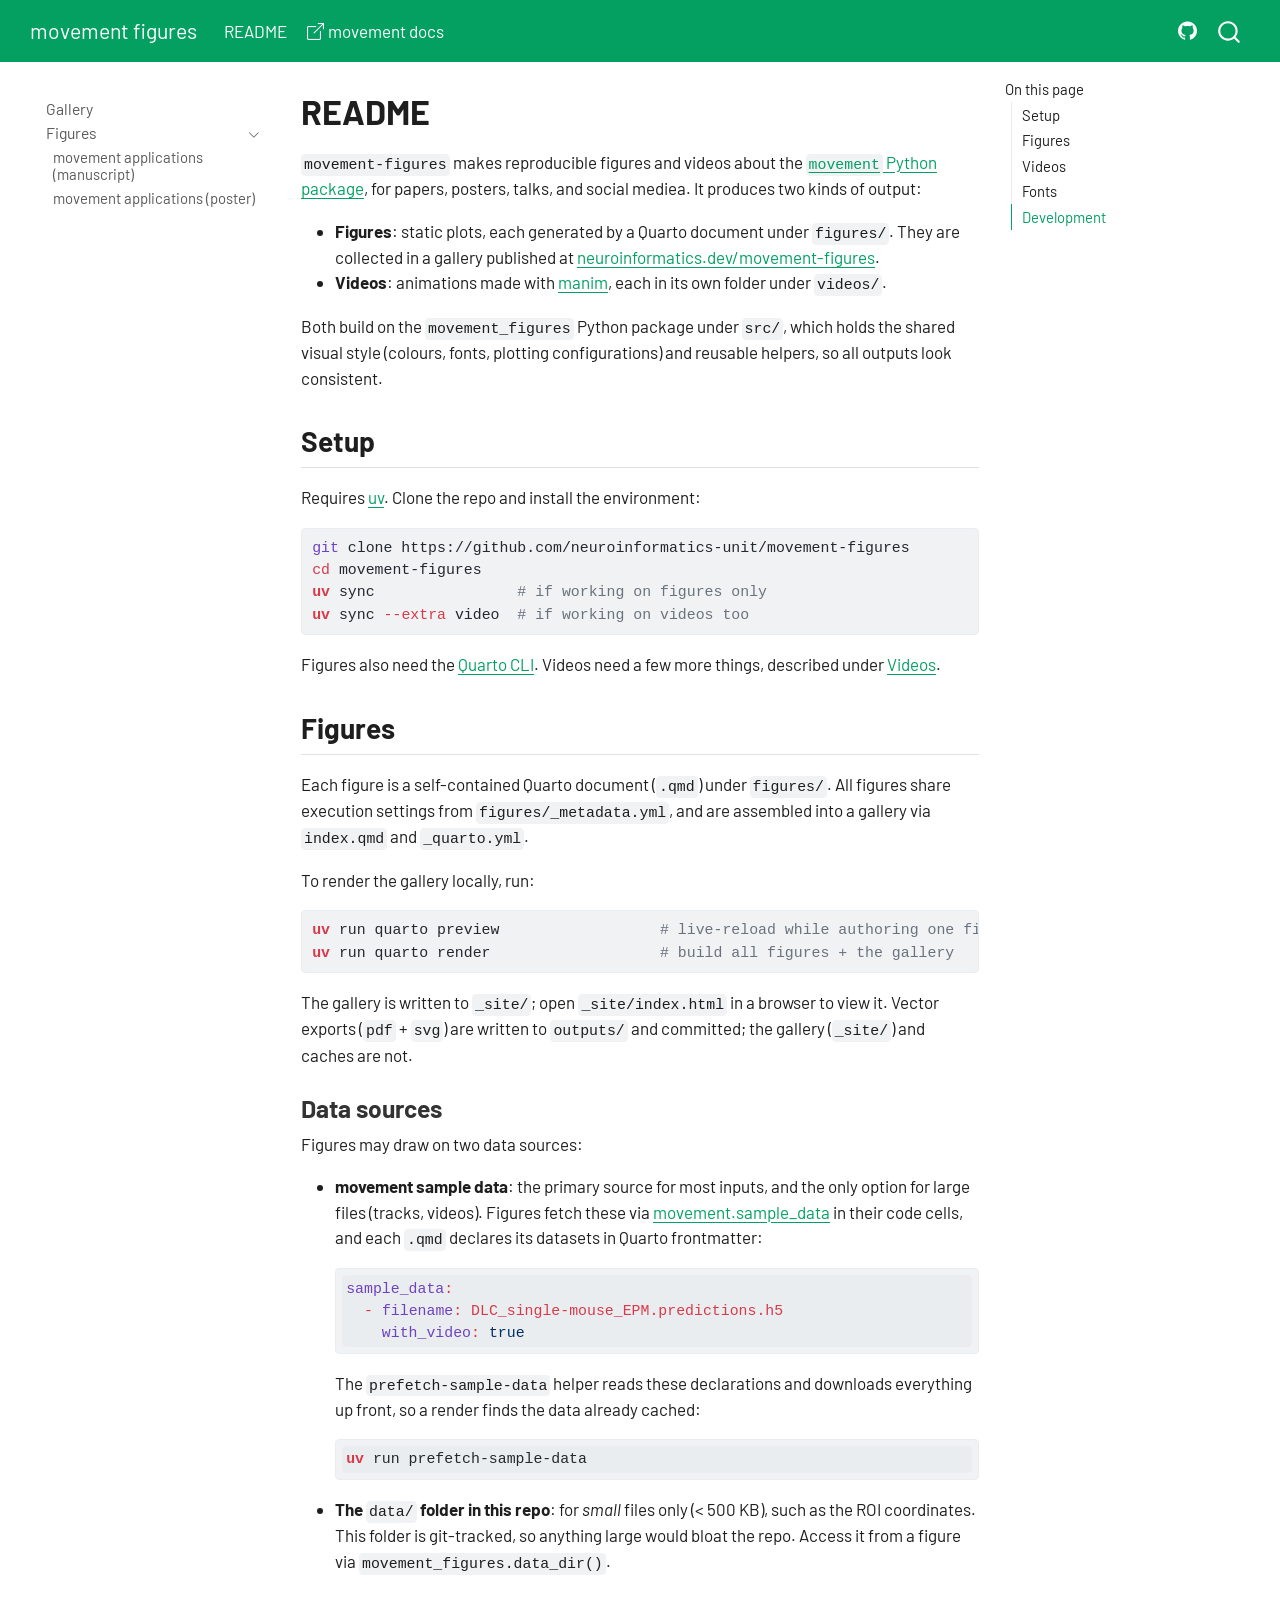
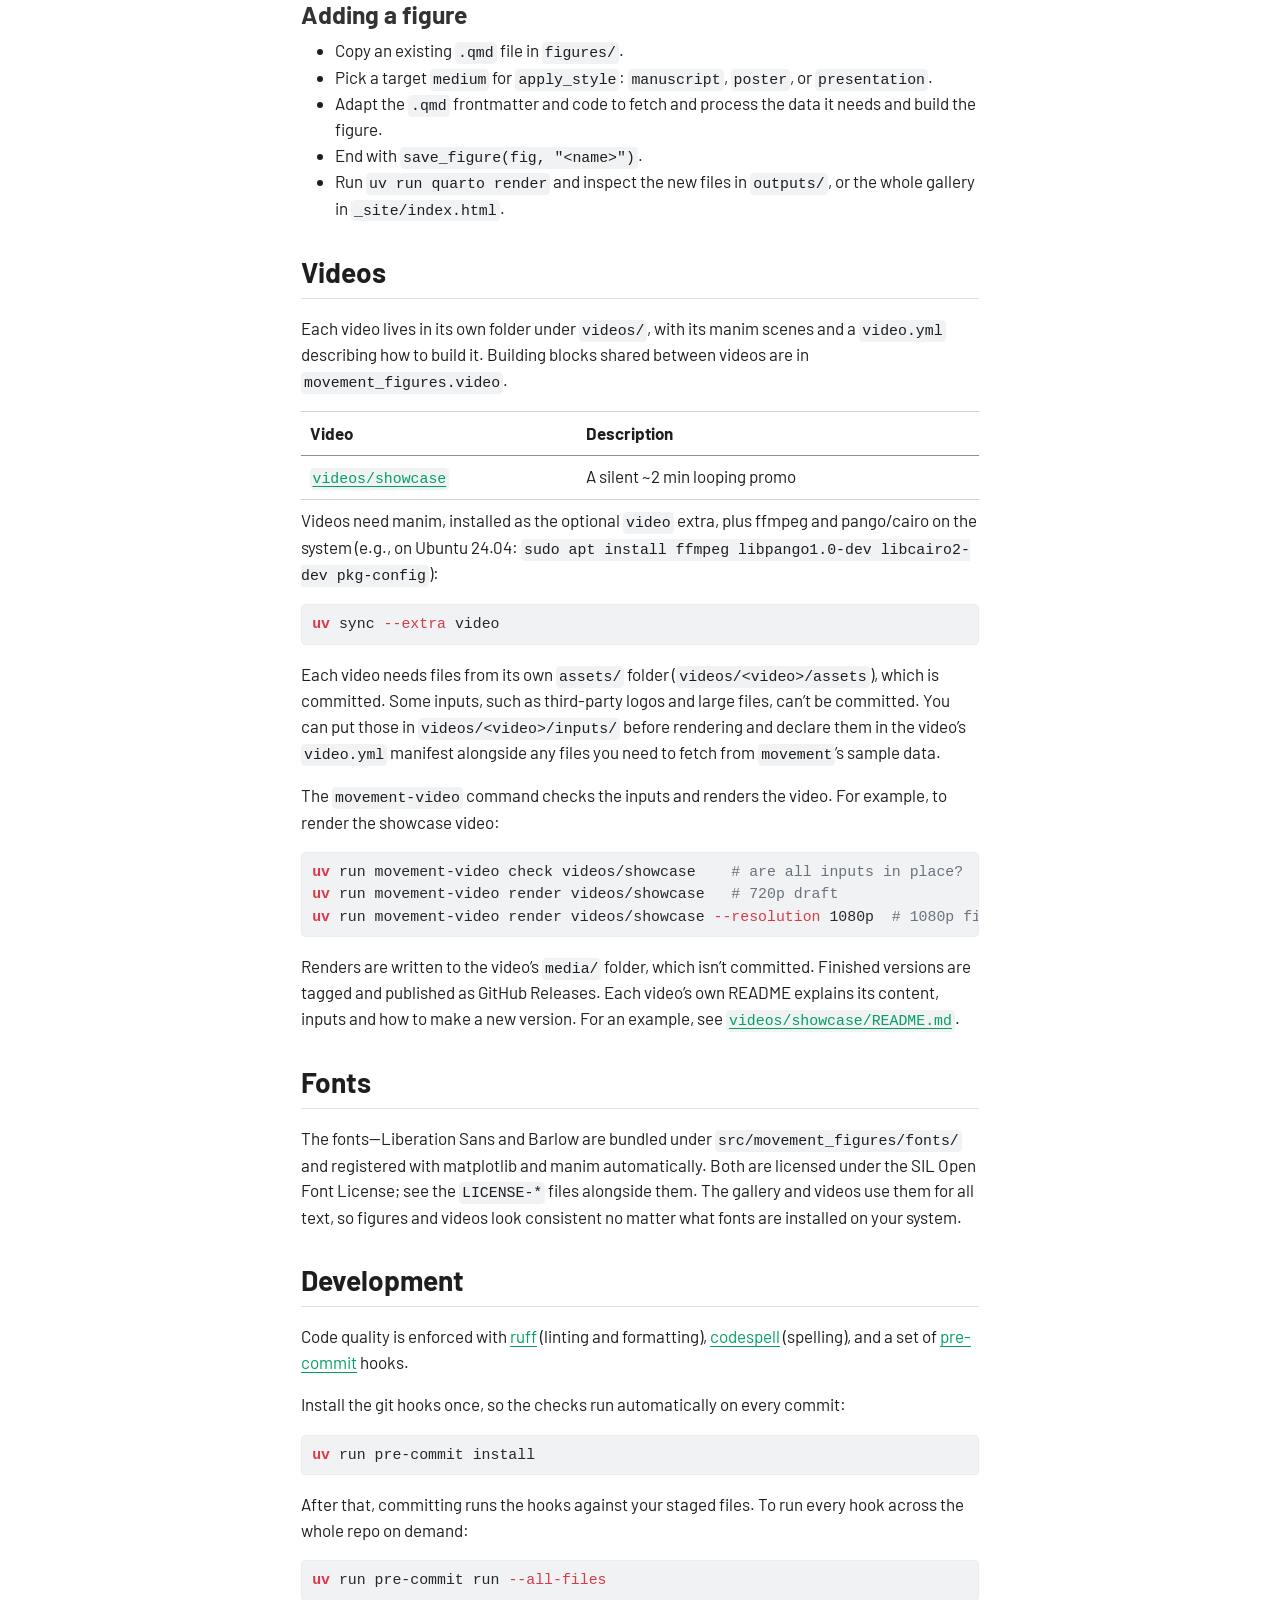
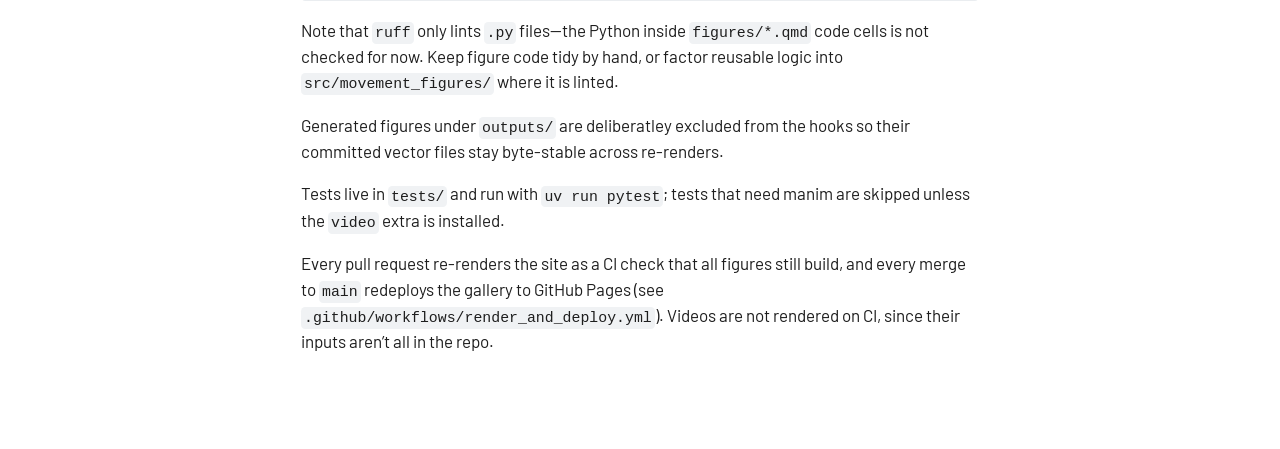
<file: readme.html>
<!DOCTYPE html>
<html xmlns="http://www.w3.org/1999/xhtml" lang="en" xml:lang="en"><head>

<meta charset="utf-8">
<meta name="generator" content="quarto-1.11.9">

<meta name="viewport" content="width=device-width, initial-scale=1.0, user-scalable=yes">


<title>README – movement figures</title>
<style>
/* Default styles provided by pandoc.
** See https://pandoc.org/MANUAL.html#variables-for-html for config info.
*/
span.smallcaps{font-variant: small-caps;}
div.columns{display: flex; gap: 1.5em;}
div.column{flex: auto;}
@media screen {
div.columns{gap: min(4vw, 1.5em);}
div.column{overflow-x: auto;}
}
div.hanging-indent{margin-left: 1.5em; text-indent: -1.5em;}
ul.task-list{list-style: none;}
ul.task-list li input[type="checkbox"] {
  width: 0.8em;
  margin: 0 0.8em 0.2em -1em; /* quarto-specific, see https://github.com/quarto-dev/quarto-cli/issues/4556 */ 
  vertical-align: middle;
}
/* CSS for syntax highlighting */
html { -webkit-text-size-adjust: 100%; }
pre > code.sourceCode { white-space: pre; position: relative; }
pre > code.sourceCode > span { display: inline-block; line-height: 1.25; }
pre > code.sourceCode > span:empty { height: 1.2em; }
.sourceCode { overflow: visible; }
code.sourceCode > span { color: inherit; text-decoration: inherit; }
div.sourceCode { margin: 1em 0; }
pre.sourceCode { margin: 0; }
@media screen {
div.sourceCode { overflow: auto; }
}
@media print {
pre > code.sourceCode { white-space: pre-wrap; }
pre > code.sourceCode > span { text-indent: -5em; padding-left: 5em; }
}
pre.numberSource code
  { counter-reset: source-line 0; }
pre.numberSource code > span
  { position: relative; left: -4em; counter-increment: source-line; }
pre.numberSource code > span > a:first-child::before
  { content: counter(source-line);
    position: relative; left: -1em; text-align: right; vertical-align: baseline;
    border: none; display: inline-block;
    -webkit-touch-callout: none; -webkit-user-select: none;
    -khtml-user-select: none; -moz-user-select: none;
    -ms-user-select: none; user-select: none;
    padding: 0 4px; width: 4em;
  }
pre.numberSource { margin-left: 3em;  padding-left: 4px; }
div.sourceCode
  {   }
@media screen {
pre > code.sourceCode > span > a:first-child::before { text-decoration: underline; }
}
</style>


<script src="site_libs/quarto-nav/quarto-nav.js"></script>
<script src="site_libs/quarto-nav/headroom.min.js"></script>
<script src="site_libs/clipboard/clipboard.min.js"></script>
<script src="site_libs/quarto-search/autocomplete.umd.js"></script>
<script src="site_libs/quarto-search/fuse.min.js"></script>
<script src="site_libs/quarto-search/quarto-search.js"></script>
<meta name="quarto:offset" content="./">
<link href="./movement_favicon.png" rel="icon" type="image/png">
<script src="site_libs/quarto-html/quarto.js" type="module"></script>
<script src="site_libs/quarto-html/tabsets/tabsets.js" type="module"></script>
<script src="site_libs/quarto-html/scrollable-regions/scrollable-regions.js" type="module"></script>
<script src="site_libs/quarto-html/popper.min.js"></script>
<script src="site_libs/quarto-html/tippy.umd.min.js"></script>
<script src="site_libs/quarto-html/anchor.min.js"></script>
<link href="site_libs/quarto-html/tippy.css" rel="stylesheet">
<link href="site_libs/quarto-html/quarto-syntax-highlighting-5de16f5e46225c21e2daa90d340bf64f.css" rel="stylesheet" class="quarto-color-scheme" id="quarto-text-highlighting-styles">
<link href="site_libs/quarto-html/quarto-syntax-highlighting-dark-3218d7d29a29f08bc4fdf3802c3e3ca5.css" rel="stylesheet" class="quarto-color-scheme quarto-color-alternate" id="quarto-text-highlighting-styles">
<link href="site_libs/quarto-html/quarto-syntax-highlighting-5de16f5e46225c21e2daa90d340bf64f.css" rel="stylesheet" class="quarto-color-scheme-extra" id="quarto-text-highlighting-styles">
<script src="site_libs/bootstrap/bootstrap.min.js"></script>
<link href="site_libs/bootstrap/bootstrap-icons.css" rel="stylesheet">
<link href="site_libs/bootstrap/bootstrap-f0970495691e09e6711acdceeb6487cb.min.css" rel="stylesheet" append-hash="true" class="quarto-color-scheme" id="quarto-bootstrap" data-mode="light">
<link href="site_libs/bootstrap/bootstrap-dark-e1bfd1bbd62c499ce324c3070b950638.min.css" rel="stylesheet" append-hash="true" class="quarto-color-scheme quarto-color-alternate" id="quarto-bootstrap" data-mode="light">
<link href="site_libs/bootstrap/bootstrap-f0970495691e09e6711acdceeb6487cb.min.css" rel="stylesheet" append-hash="true" class="quarto-color-scheme-extra" id="quarto-bootstrap" data-mode="light">
<script id="quarto-search-options" type="application/json">{
  "location": "navbar",
  "copy-button": false,
  "collapse-after": 3,
  "panel-placement": "end",
  "type": "overlay",
  "limit": 50,
  "keyboard-shortcut": [
    "f",
    "/",
    "s"
  ],
  "show-item-context": false,
  "language": {
    "search-no-results-text": "No results",
    "search-matching-documents-text": "matching documents",
    "search-copy-link-title": "Copy link to search",
    "search-hide-matches-text": "Hide additional matches",
    "search-more-match-text": "more match in this document",
    "search-more-matches-text": "more matches in this document",
    "search-clear-button-title": "Clear",
    "search-text-placeholder": "",
    "search-detached-cancel-button-title": "Cancel",
    "search-submit-button-title": "Submit",
    "search-label": "Search"
  }
}</script>


<link rel="stylesheet" href="custom.css">
</head>

<body class="nav-sidebar floating nav-fixed quarto-light"><a id="quarto-skip-link" class="visually-hidden-focusable" href="#quarto-document-content">Skip to main content</a>

<div id="quarto-search-results"></div>
  <header id="quarto-header" class="headroom fixed-top">
    <nav class="navbar navbar-expand-lg " data-bs-theme="dark" aria-label="Site">
      <div class="navbar-container container-fluid">
      <div class="navbar-brand-container mx-auto">
    <a class="navbar-brand" href="./index.html">
    <span class="navbar-title">movement figures</span>
    </a>
  </div>
          <button class="navbar-toggler" type="button" data-bs-toggle="collapse" data-bs-target="#navbarCollapse" aria-controls="navbarCollapse" aria-expanded="false" aria-label="Toggle navigation" onclick="if (window.quartoToggleHeadroom) { window.quartoToggleHeadroom(); }">
  <span class="navbar-toggler-icon"></span>
</button>
          <div class="collapse navbar-collapse" id="navbarCollapse">
            <ul class="navbar-nav navbar-nav-scroll me-auto">
  <li class="nav-item">
    <a class="nav-link active" href="./readme.html" aria-current="page"> 
<span class="menu-text">README</span></a>
  </li>  
  <li class="nav-item">
    <a class="nav-link" href="https://movement.neuroinformatics.dev/"> <i class="bi bi-box-arrow-up-right" role="img">
</i> 
<span class="menu-text">movement docs</span></a>
  </li>  
</ul>
            <ul class="navbar-nav navbar-nav-scroll ms-auto">
  <li class="nav-item compact">
    <a class="nav-link" href="https://github.com/neuroinformatics-unit/movement-figures"> <i class="bi bi-github" role="img" aria-label="GitHub">
</i> 
<span class="menu-text"></span></a>
  </li>  
</ul>
          </div> <!-- /navcollapse -->
            <div class="quarto-navbar-tools">
</div>
            <div id="quarto-search" class="" title="Search"></div>
      </div> <!-- /container-fluid -->
    </nav>
  <nav class="quarto-secondary-nav" aria-label="Toolbar">
    <div class="container-fluid d-flex">
      <button type="button" class="quarto-btn-toggle btn" data-bs-toggle="collapse" role="button" data-bs-target=".quarto-sidebar-collapse-item" aria-controls="quarto-sidebar" aria-expanded="false" aria-label="Toggle sidebar navigation" onclick="if (window.quartoToggleHeadroom) { window.quartoToggleHeadroom(); }">
        <i class="bi bi-layout-text-sidebar-reverse"></i>
      </button>
        <nav class="quarto-page-breadcrumbs" aria-label="Breadcrumbs"><ol class="breadcrumb"><li class="breadcrumb-item">README</li></ol></nav>
        <a class="flex-grow-1" data-bs-toggle="collapse" data-bs-target=".quarto-sidebar-collapse-item" onclick="if (window.quartoToggleHeadroom) { window.quartoToggleHeadroom(); }">      
        </a>
    </div>
  </nav>
</header>
<!-- content -->
<div id="quarto-content" class="quarto-container page-columns page-rows-contents page-layout-article page-navbar">
<!-- sidebar -->
  <nav id="quarto-sidebar" class="sidebar collapse collapse-horizontal quarto-sidebar-collapse-item sidebar-navigation floating overflow-auto" aria-label="Section">
    <div class="sidebar-menu-container"> 
    <ul class="list-unstyled mt-1">
        <li class="sidebar-item">
  <div class="sidebar-item-container"> 
  <a href="./index.html" class="sidebar-item-text sidebar-link">
 <span class="menu-text">Gallery</span></a>
  </div>
</li>
        <li class="sidebar-item sidebar-item-section">
      <div class="sidebar-item-container"> 
            <button type="button" class="sidebar-item-text sidebar-item-toggle sidebar-link text-start" data-bs-toggle="collapse" data-bs-target="#quarto-sidebar-section-1" aria-controls="quarto-sidebar-section-1" aria-expanded="true">
 <span class="menu-text" id="quarto-sidebar-section-1-label">Figures</span><i class="bi bi-chevron-right" aria-hidden="true"></i></button>
      </div>
      <ul id="quarto-sidebar-section-1" aria-labelledby="quarto-sidebar-section-1-label" class="collapse list-unstyled sidebar-section depth1 show">  
          <li class="sidebar-item">
  <div class="sidebar-item-container"> 
  <a href="./figures/movement_applications_manuscript.html" class="sidebar-item-text sidebar-link">
 <span class="menu-text">movement applications (manuscript)</span></a>
  </div>
</li>
          <li class="sidebar-item">
  <div class="sidebar-item-container"> 
  <a href="./figures/movement_applications_poster.html" class="sidebar-item-text sidebar-link">
 <span class="menu-text">movement applications (poster)</span></a>
  </div>
</li>
      </ul>
  </li>
    </ul>
    </div>
</nav>
<div id="quarto-sidebar-glass" class="quarto-sidebar-collapse-item" data-bs-toggle="collapse" data-bs-target=".quarto-sidebar-collapse-item"></div>
<!-- margin-sidebar -->
    <div id="quarto-margin-sidebar" class="sidebar margin-sidebar">
        <nav id="TOC" role="doc-toc" aria-labelledby="toc-title" class="toc-active">
    <h2 id="toc-title">On this page</h2>
   
  <ul>
  <li><a href="#setup" id="toc-setup" class="nav-link active" data-scroll-target="#setup">Setup</a></li>
  <li><a href="#figures" id="toc-figures" class="nav-link" data-scroll-target="#figures">Figures</a>
  <ul class="collapse">
  <li><a href="#data-sources" id="toc-data-sources" class="nav-link" data-scroll-target="#data-sources">Data sources</a></li>
  <li><a href="#adding-a-figure" id="toc-adding-a-figure" class="nav-link" data-scroll-target="#adding-a-figure">Adding a figure</a></li>
  </ul></li>
  <li><a href="#videos" id="toc-videos" class="nav-link" data-scroll-target="#videos">Videos</a></li>
  <li><a href="#fonts" id="toc-fonts" class="nav-link" data-scroll-target="#fonts">Fonts</a></li>
  <li><a href="#development" id="toc-development" class="nav-link" data-scroll-target="#development">Development</a></li>
  </ul>
</nav>
    </div>
<!-- main -->
<main class="content" id="quarto-document-content" tabindex="-1">

<header id="title-block-header" class="quarto-title-block default">
<div class="quarto-title">
<h1 class="title">README</h1>
</div>



<div class="quarto-title-meta">

    
  
    
  </div>
  


</header>


<p><code>movement-figures</code> makes reproducible figures and videos about the <a href="https://movement.neuroinformatics.dev/"><code>movement</code> Python package</a>, for papers, posters, talks, and social mediea. It produces two kinds of output:</p>
<ul>
<li><strong>Figures</strong>: static plots, each generated by a Quarto document under <code>figures/</code>. They are collected in a gallery published at <a href="https://neuroinformatics.dev/movement-figures/">neuroinformatics.dev/movement-figures</a>.</li>
<li><strong>Videos</strong>: animations made with <a href="https://www.manim.community/">manim</a>, each in its own folder under <code>videos/</code>.</li>
</ul>
<p>Both build on the <code>movement_figures</code> Python package under <code>src/</code>, which holds the shared visual style (colours, fonts, plotting configurations) and reusable helpers, so all outputs look consistent.</p>
<section id="setup" class="level2">
<h2 class="anchored" data-anchor-id="setup">Setup</h2>
<p>Requires <a href="https://docs.astral.sh/uv/">uv</a>. Clone the repo and install the environment:</p>
<div class="code-copy-outer-scaffold"><div class="sourceCode" id="cb1"><pre class="sourceCode bash code-with-copy"><code class="sourceCode bash"><span id="cb1-1"><a href="#cb1-1" aria-hidden="true" tabindex="-1"></a><span class="fu">git</span> clone https://github.com/neuroinformatics-unit/movement-figures</span>
<span id="cb1-2"><a href="#cb1-2" aria-hidden="true" tabindex="-1"></a><span class="bu">cd</span> movement-figures</span>
<span id="cb1-3"><a href="#cb1-3" aria-hidden="true" tabindex="-1"></a><span class="ex">uv</span> sync                <span class="co"># if working on figures only</span></span>
<span id="cb1-4"><a href="#cb1-4" aria-hidden="true" tabindex="-1"></a><span class="ex">uv</span> sync <span class="at">--extra</span> video  <span class="co"># if working on videos too</span></span></code></pre></div><button title="Copy to Clipboard" class="code-copy-button"><i class="bi"></i></button></div>
<p>Figures also need the <a href="https://quarto.org/docs/get-started/">Quarto CLI</a>. Videos need a few more things, described under <a href="#videos">Videos</a>.</p>
</section>
<section id="figures" class="level2">
<h2 class="anchored" data-anchor-id="figures">Figures</h2>
<p>Each figure is a self-contained Quarto document (<code>.qmd</code>) under <code>figures/</code>. All figures share execution settings from <code>figures/_metadata.yml</code>, and are assembled into a gallery via <code>index.qmd</code> and <code>_quarto.yml</code>.</p>
<p>To render the gallery locally, run:</p>
<div class="code-copy-outer-scaffold"><div class="sourceCode" id="cb2"><pre class="sourceCode bash code-with-copy"><code class="sourceCode bash"><span id="cb2-1"><a href="#cb2-1" aria-hidden="true" tabindex="-1"></a><span class="ex">uv</span> run quarto preview                  <span class="co"># live-reload while authoring one figure</span></span>
<span id="cb2-2"><a href="#cb2-2" aria-hidden="true" tabindex="-1"></a><span class="ex">uv</span> run quarto render                   <span class="co"># build all figures + the gallery</span></span></code></pre></div><button title="Copy to Clipboard" class="code-copy-button"><i class="bi"></i></button></div>
<p>The gallery is written to <code>_site/</code>; open <code>_site/index.html</code> in a browser to view it. Vector exports (<code>pdf</code> + <code>svg</code>) are written to <code>outputs/</code> and committed; the gallery (<code>_site/</code>) and caches are not.</p>
<section id="data-sources" class="level3">
<h3 class="anchored" data-anchor-id="data-sources">Data sources</h3>
<p>Figures may draw on two data sources:</p>
<ul>
<li><p><strong>movement sample data</strong>: the primary source for most inputs, and the only option for large files (tracks, videos). Figures fetch these via <a href="https://movement.neuroinformatics.dev/latest/api/movement.sample_data.html">movement.sample_data</a> in their code cells, and each <code>.qmd</code> declares its datasets in Quarto frontmatter:</p>
<div class="code-copy-outer-scaffold"><div class="sourceCode" id="cb3"><pre class="sourceCode yaml code-with-copy"><code class="sourceCode yaml"><span id="cb3-1"><a href="#cb3-1" aria-hidden="true" tabindex="-1"></a><span class="fu">sample_data</span><span class="kw">:</span></span>
<span id="cb3-2"><a href="#cb3-2" aria-hidden="true" tabindex="-1"></a><span class="at">  </span><span class="kw">-</span><span class="at"> </span><span class="fu">filename</span><span class="kw">:</span><span class="at"> DLC_single-mouse_EPM.predictions.h5</span></span>
<span id="cb3-3"><a href="#cb3-3" aria-hidden="true" tabindex="-1"></a><span class="at">    </span><span class="fu">with_video</span><span class="kw">:</span><span class="at"> </span><span class="ch">true</span></span></code></pre></div><button title="Copy to Clipboard" class="code-copy-button"><i class="bi"></i></button></div>
<p>The <code>prefetch-sample-data</code> helper reads these declarations and downloads everything up front, so a render finds the data already cached:</p>
<div class="code-copy-outer-scaffold"><div class="sourceCode" id="cb4"><pre class="sourceCode bash code-with-copy"><code class="sourceCode bash"><span id="cb4-1"><a href="#cb4-1" aria-hidden="true" tabindex="-1"></a><span class="ex">uv</span> run prefetch-sample-data</span></code></pre></div><button title="Copy to Clipboard" class="code-copy-button"><i class="bi"></i></button></div></li>
<li><p><strong>The <code>data/</code> folder in this repo</strong>: for <em>small</em> files only (&lt; 500 KB), such as the ROI coordinates. This folder is git-tracked, so anything large would bloat the repo. Access it from a figure via <code>movement_figures.data_dir()</code>.</p></li>
</ul>
</section>
<section id="adding-a-figure" class="level3">
<h3 class="anchored" data-anchor-id="adding-a-figure">Adding a figure</h3>
<ul>
<li>Copy an existing <code>.qmd</code> file in <code>figures/</code>.</li>
<li>Pick a target <code>medium</code> for <code>apply_style</code>: <code>manuscript</code>, <code>poster</code>, or <code>presentation</code>.</li>
<li>Adapt the <code>.qmd</code> frontmatter and code to fetch and process the data it needs and build the figure.</li>
<li>End with <code>save_figure(fig, "&lt;name&gt;")</code>.</li>
<li>Run <code>uv run quarto render</code> and inspect the new files in <code>outputs/</code>, or the whole gallery in <code>_site/index.html</code>.</li>
</ul>
</section>
</section>
<section id="videos" class="level2">
<h2 class="anchored" data-anchor-id="videos">Videos</h2>
<p>Each video lives in its own folder under <code>videos/</code>, with its manim scenes and a <code>video.yml</code> describing how to build it. Building blocks shared between videos are in <code>movement_figures.video</code>.</p>
<table class="caption-top table">
<thead>
<tr class="header">
<th>Video</th>
<th>Description</th>
</tr>
</thead>
<tbody>
<tr class="odd">
<td><a href="https://github.com/neuroinformatics-unit/movement-figures/tree/main/videos/showcase"><code>videos/showcase</code></a></td>
<td>A silent ~2 min looping promo</td>
</tr>
</tbody>
</table>
<p>Videos need manim, installed as the optional <code>video</code> extra, plus ffmpeg and pango/cairo on the system (e.g., on Ubuntu 24.04: <code>sudo apt install ffmpeg libpango1.0-dev libcairo2-dev pkg-config</code>):</p>
<div class="code-copy-outer-scaffold"><div class="sourceCode" id="cb5"><pre class="sourceCode bash code-with-copy"><code class="sourceCode bash"><span id="cb5-1"><a href="#cb5-1" aria-hidden="true" tabindex="-1"></a><span class="ex">uv</span> sync <span class="at">--extra</span> video</span></code></pre></div><button title="Copy to Clipboard" class="code-copy-button"><i class="bi"></i></button></div>
<p>Each video needs files from its own <code>assets/</code> folder (<code>videos/&lt;video&gt;/assets</code>), which is committed. Some inputs, such as third-party logos and large files, can’t be committed. You can put those in <code>videos/&lt;video&gt;/inputs/</code> before rendering and declare them in the video’s <code>video.yml</code> manifest alongside any files you need to fetch from <code>movement</code>’s sample data.</p>
<p>The <code>movement-video</code> command checks the inputs and renders the video. For example, to render the showcase video:</p>
<div class="code-copy-outer-scaffold"><div class="sourceCode" id="cb6"><pre class="sourceCode bash code-with-copy"><code class="sourceCode bash"><span id="cb6-1"><a href="#cb6-1" aria-hidden="true" tabindex="-1"></a><span class="ex">uv</span> run movement-video check videos/showcase    <span class="co"># are all inputs in place?</span></span>
<span id="cb6-2"><a href="#cb6-2" aria-hidden="true" tabindex="-1"></a><span class="ex">uv</span> run movement-video render videos/showcase   <span class="co"># 720p draft</span></span>
<span id="cb6-3"><a href="#cb6-3" aria-hidden="true" tabindex="-1"></a><span class="ex">uv</span> run movement-video render videos/showcase <span class="at">--resolution</span> 1080p  <span class="co"># 1080p final</span></span></code></pre></div><button title="Copy to Clipboard" class="code-copy-button"><i class="bi"></i></button></div>
<p>Renders are written to the video’s <code>media/</code> folder, which isn’t committed. Finished versions are tagged and published as GitHub Releases. Each video’s own README explains its content, inputs and how to make a new version. For an example, see <a href="videos/showcase/README.md"><code>videos/showcase/README.md</code></a>.</p>
</section>
<section id="fonts" class="level2">
<h2 class="anchored" data-anchor-id="fonts">Fonts</h2>
<p>The fonts—Liberation Sans and Barlow are bundled under <code>src/movement_figures/fonts/</code> and registered with matplotlib and manim automatically. Both are licensed under the SIL Open Font License; see the <code>LICENSE-*</code> files alongside them. The gallery and videos use them for all text, so figures and videos look consistent no matter what fonts are installed on your system.</p>
</section>
<section id="development" class="level2">
<h2 class="anchored" data-anchor-id="development">Development</h2>
<p>Code quality is enforced with <a href="https://docs.astral.sh/ruff/">ruff</a> (linting and formatting), <a href="https://github.com/codespell-project/codespell">codespell</a> (spelling), and a set of <a href="https://pre-commit.com/">pre-commit</a> hooks.</p>
<p>Install the git hooks once, so the checks run automatically on every commit:</p>
<div class="code-copy-outer-scaffold"><div class="sourceCode" id="cb7"><pre class="sourceCode bash code-with-copy"><code class="sourceCode bash"><span id="cb7-1"><a href="#cb7-1" aria-hidden="true" tabindex="-1"></a><span class="ex">uv</span> run pre-commit install</span></code></pre></div><button title="Copy to Clipboard" class="code-copy-button"><i class="bi"></i></button></div>
<p>After that, committing runs the hooks against your staged files. To run every hook across the whole repo on demand:</p>
<div class="code-copy-outer-scaffold"><div class="sourceCode" id="cb8"><pre class="sourceCode bash code-with-copy"><code class="sourceCode bash"><span id="cb8-1"><a href="#cb8-1" aria-hidden="true" tabindex="-1"></a><span class="ex">uv</span> run pre-commit run <span class="at">--all-files</span></span></code></pre></div><button title="Copy to Clipboard" class="code-copy-button"><i class="bi"></i></button></div>
<p>Note that <code>ruff</code> only lints <code>.py</code> files—the Python inside <code>figures/*.qmd</code> code cells is not checked for now. Keep figure code tidy by hand, or factor reusable logic into <code>src/movement_figures/</code> where it is linted.</p>
<p>Generated figures under <code>outputs/</code> are deliberatley excluded from the hooks so their committed vector files stay byte-stable across re-renders.</p>
<p>Tests live in <code>tests/</code> and run with <code>uv run pytest</code>; tests that need manim are skipped unless the <code>video</code> extra is installed.</p>
<p>Every pull request re-renders the site as a CI check that all figures still build, and every merge to <code>main</code> redeploys the gallery to GitHub Pages (see <code>.github/workflows/render_and_deploy.yml</code>). Videos are not rendered on CI, since their inputs aren’t all in the repo.</p>


</section>

</main> <!-- /main -->
<script id="quarto-html-after-body" type="application/javascript">
  window.document.addEventListener("DOMContentLoaded", function (event) {
    const icon = "";
    const anchorJS = new window.AnchorJS();
    anchorJS.options = {
      placement: 'right',
      icon: icon
    };
    anchorJS.add('.anchored');
    const isCodeAnnotation = (el) => {
      for (const clz of el.classList) {
        if (clz.startsWith('code-annotation-')) {                     
          return true;
        }
      }
      return false;
    }
    const onCopySuccess = function(e) {
      // button target
      const button = e.trigger;
      // don't keep focus
      button.blur();
      // flash "checked"
      button.classList.add('code-copy-button-checked');
      var currentTitle = button.getAttribute("title");
      button.setAttribute("title", "Copied!");
      let tooltip;
      if (window.bootstrap) {
        button.setAttribute("data-bs-toggle", "tooltip");
        button.setAttribute("data-bs-placement", "left");
        button.setAttribute("data-bs-title", "Copied!");
        tooltip = new bootstrap.Tooltip(button, 
          { trigger: "manual", 
            customClass: "code-copy-button-tooltip",
            offset: [0, -8]});
        tooltip.show();    
      }
      setTimeout(function() {
        if (tooltip) {
          tooltip.hide();
          button.removeAttribute("data-bs-title");
          button.removeAttribute("data-bs-toggle");
          button.removeAttribute("data-bs-placement");
        }
        button.setAttribute("title", currentTitle);
        button.classList.remove('code-copy-button-checked');
      }, 1000);
      // clear code selection
      e.clearSelection();
    }
    const getTextToCopy = function(trigger) {
      const outerScaffold = trigger.parentElement.cloneNode(true);
      const codeEl = outerScaffold.querySelector('code');
      for (const childEl of codeEl.children) {
        if (isCodeAnnotation(childEl)) {
          childEl.remove();
        }
      }
      return codeEl.innerText;
    }
    const clipboard = new window.ClipboardJS('.code-copy-button:not([data-in-quarto-modal])', {
      text: getTextToCopy
    });
    clipboard.on('success', onCopySuccess);
    if (window.document.getElementById('quarto-embedded-source-code-modal')) {
      const clipboardModal = new window.ClipboardJS('.code-copy-button[data-in-quarto-modal]', {
        text: getTextToCopy,
        container: window.document.getElementById('quarto-embedded-source-code-modal')
      });
      clipboardModal.on('success', onCopySuccess);
    }
      var localhostRegex = new RegExp(/^(?:http|https):\/\/localhost\:?[0-9]*\//);
      var mailtoRegex = new RegExp(/^mailto:/);
        var filterRegex = new RegExp('/' + window.location.host + '/');
      var isInternal = (href) => {
          return filterRegex.test(href) || localhostRegex.test(href) || mailtoRegex.test(href);
      }
      // Inspect non-navigation links and adorn them if external
      window.quartoDecorateExternalLinks = function (root) {
     var links = (root || window.document).querySelectorAll('a[href]:not(.nav-link):not(.navbar-brand):not(.toc-action):not(.sidebar-link):not(.sidebar-item-toggle):not(.pagination-link):not(.no-external):not([aria-hidden]):not(.dropdown-item):not(.quarto-navigation-tool):not(.about-link)');
      for (var i=0; i<links.length; i++) {
        const link = links[i];
        if (!isInternal(link.href)) {
          // undo the damage that might have been done by quarto-nav.js in the case of
          // links that we want to consider external
          if (link.dataset.originalHref !== undefined) {
            link.href = link.dataset.originalHref;
          }
          if (!link.classList.contains('no-external-icon')) {
          }
        }
      }
      };
      window.quartoDecorateExternalLinks(window.document);
    // Esc closes the popup (WCAG 1.4.13) and focus leaving both trigger and
    // popup closes it (WCAG 2.4.11); tippy handles neither for interactive popups.
    const hideOnEscAndFocusOut = {
      name: 'hideOnEscAndFocusOut',
      defaultValue: true,
      fn(instance) {
        const dismiss = () => {
          // A show scheduled by the trigger delay would otherwise reopen it
          instance.clearDelayTimeouts();
          instance.hide();
        };
        const onKeyDown = (event) => {
          if (event.key !== 'Escape') {
            return;
          }
          // Keep Esc from also reaching page handlers (e.g. reveal.js overview),
          // except an open reveal.js slide menu, which Esc should close too.
          // The menu handles keys only when its keyboard option is on.
          const menuHandlesEsc = window.Reveal?.getPlugin?.('menu')?.isOpen() &&
            window.Reveal.getConfig().menu?.keyboard !== false;
          if (!menuHandlesEsc) {
            event.stopPropagation();
          }
          if (instance.popper.contains(window.document.activeElement)) {
            // Disabled while refocusing so the focus trigger does not reopen it
            instance.disable();
            instance.reference.focus();
            instance.enable();
          }
          dismiss();
        };
        const onFocusOut = (event) => {
          const target = event.relatedTarget;
          if (target && !instance.reference.contains(target) &&
              !instance.popper.contains(target)) {
            dismiss();
          }
        };
        // On the trigger too: a click trigger (code-annotations: select) has no
        // blur handling. Attached for the instance's lifetime so leaving the
        // trigger also cancels a show still pending on the trigger delay.
        instance.reference.addEventListener('focusout', onFocusOut);
        return {
          onShow() {
            window.document.addEventListener('keydown', onKeyDown, true);
            instance.popper.addEventListener('focusout', onFocusOut);
          },
          onHide() {
            window.document.removeEventListener('keydown', onKeyDown, true);
            instance.popper.removeEventListener('focusout', onFocusOut);
          },
          onDestroy() {
            instance.reference.removeEventListener('focusout', onFocusOut);
          },
        };
      },
    };
    function tippyHover(el, contentFn, onTriggerFn, onUntriggerFn) {
      const config = {
        allowHTML: true,
        maxWidth: 500,
        delay: 100,
        arrow: false,
        appendTo: function(el) {
            return el.parentElement;
        },
        interactive: true,
        interactiveBorder: 10,
        theme: 'quarto',
        placement: 'bottom-start',
        plugins: [hideOnEscAndFocusOut],
      };
      if (contentFn) {
        config.content = contentFn;
      }
      if (onTriggerFn) {
        config.onTrigger = onTriggerFn;
      }
      if (onUntriggerFn) {
        config.onUntrigger = onUntriggerFn;
      }
      window.tippy(el, config); 
    }
    const noterefs = window.document.querySelectorAll('a[role="doc-noteref"]');
    for (var i=0; i<noterefs.length; i++) {
      const ref = noterefs[i];
      tippyHover(ref, function() {
        // use id or data attribute instead here
        let href = ref.getAttribute('data-footnote-href') || ref.getAttribute('href');
        try { href = new URL(href).hash; } catch {}
        const id = href.replace(/^#\/?/, "");
        const note = window.document.getElementById(id);
        if (note) {
          return note.innerHTML;
        } else {
          return "";
        }
      });
    }
    const xrefs = window.document.querySelectorAll('a.quarto-xref');
    const processXRef = (id, note) => {
      // Strip column container classes
      const stripColumnClz = (el) => {
        el.classList.remove("page-full", "page-columns");
        if (el.children) {
          for (const child of el.children) {
            stripColumnClz(child);
          }
        }
      }
      stripColumnClz(note)
      if (id === null || id.startsWith('sec-')) {
        // Special case sections, only their first couple elements
        const container = document.createElement("div");
        if (note.children && note.children.length > 2) {
          container.appendChild(note.children[0].cloneNode(true));
          for (let i = 1; i < note.children.length; i++) {
            const child = note.children[i];
            if (child.tagName === "P" && child.innerText === "") {
              continue;
            } else {
              container.appendChild(child.cloneNode(true));
              break;
            }
          }
          if (window.Quarto?.typesetMath) {
            window.Quarto.typesetMath(container);
          }
          return container.innerHTML
        } else {
          if (window.Quarto?.typesetMath) {
            window.Quarto.typesetMath(note);
          }
          return note.innerHTML;
        }
      } else {
        // Remove any anchor links if they are present
        const anchorLink = note.querySelector('a.anchorjs-link');
        if (anchorLink) {
          anchorLink.remove();
        }
        if (window.Quarto?.typesetMath) {
          window.Quarto.typesetMath(note);
        }
        if (note.classList.contains("callout")) {
          return note.outerHTML;
        } else {
          return note.innerHTML;
        }
      }
    }
    for (var i=0; i<xrefs.length; i++) {
      const xref = xrefs[i];
      tippyHover(xref, undefined, function(instance) {
        instance.disable();
        let url = xref.getAttribute('href');
        let hash = undefined; 
        if (url.startsWith('#')) {
          hash = url;
        } else {
          try { hash = new URL(url).hash; } catch {}
        }
        if (hash) {
          const id = hash.replace(/^#\/?/, "");
          const note = window.document.getElementById(id);
          if (note !== null) {
            try {
              const html = processXRef(id, note.cloneNode(true));
              instance.setContent(html);
            } finally {
              instance.enable();
              instance.show();
            }
          } else {
            // See if we can fetch this
            fetch(url.split('#')[0])
            .then(res => res.text())
            .then(html => {
              const parser = new DOMParser();
              const htmlDoc = parser.parseFromString(html, "text/html");
              const note = htmlDoc.getElementById(id);
              if (note !== null) {
                const html = processXRef(id, note);
                instance.setContent(html);
              } 
            }).finally(() => {
              instance.enable();
              instance.show();
            });
          }
        } else {
          // See if we can fetch a full url (with no hash to target)
          // This is a special case and we should probably do some content thinning / targeting
          fetch(url)
          .then(res => res.text())
          .then(html => {
            const parser = new DOMParser();
            const htmlDoc = parser.parseFromString(html, "text/html");
            const note = htmlDoc.querySelector('main.content');
            if (note !== null) {
              // This should only happen for chapter cross references
              // (since there is no id in the URL)
              // remove the first header
              if (note.children.length > 0 && note.children[0].tagName === "HEADER") {
                note.children[0].remove();
              }
              const html = processXRef(null, note);
              instance.setContent(html);
            } 
          }).finally(() => {
            instance.enable();
            instance.show();
          });
        }
      }, function(instance) {
      });
    }
        let selectedAnnoteEl;
        const selectorForAnnotation = ( cell, annotation) => {
          let cellAttr = 'data-code-cell="' + cell + '"';
          let lineAttr = 'data-code-annotation="' +  annotation + '"';
          const selector = 'span[' + cellAttr + '][' + lineAttr + ']';
          return selector;
        }
        const selectCodeLines = (annoteEl) => {
          const doc = window.document;
          const targetCell = annoteEl.getAttribute("data-target-cell");
          const targetAnnotation = annoteEl.getAttribute("data-target-annotation");
          const annoteSpan = window.document.querySelector(selectorForAnnotation(targetCell, targetAnnotation));
          const lines = annoteSpan.getAttribute("data-code-lines").split(",");
          const lineIds = lines.map((line) => {
            return targetCell + "-" + line;
          })
          // Each band is positioned against its own containing block, which is
          // not the offsetParent of the lines, so place it from client rects.
          const placeBand = (band, firstEl, lastEl, codeBlock) => {
            const container = band.offsetParent;
            if (container === null) {
              return;
            }
            const containerRect = container.getBoundingClientRect();
            // Reveal.js scales slides with a transform, so convert client
            // pixels back to the CSS pixels of the container.
            const scale = containerRect.height / container.offsetHeight || 1;
            const firstRect = firstEl.getBoundingClientRect();
            const lastRect = lastEl.getBoundingClientRect();
            const top = (firstRect.top - containerRect.top) / scale - container.clientTop + container.scrollTop;
            const height = (lastRect.bottom - firstRect.top) / scale;
            band.style.top = top - 2 + "px";
            band.style.height = height + 4 + "px";
            if (codeBlock) {
              // Without the copy button wrapper, the containing block is wider
              // than the code block, so span the code block explicitly.
              const blockRect = codeBlock.getBoundingClientRect();
              band.style.left = (blockRect.left - containerRect.left) / scale - container.clientLeft + container.scrollLeft + "px";
              band.style.width = blockRect.width / scale + "px";
            }
          };
          if (lineIds.length > 0) {
            const el = window.document.getElementById(lineIds[0]);
            const lastEl = window.document.getElementById(lineIds[lineIds.length - 1]);
            const parent = el.parentElement.parentElement;
            // cook up a div (if necessary) and position it
            let div = window.document.getElementById("code-annotation-line-highlight");
            if (div === null) {
              div = window.document.createElement("div");
              div.setAttribute("id", "code-annotation-line-highlight");
              div.style.position = 'absolute';
              parent.appendChild(div);
            }
            placeBand(div, el, lastEl, parent.closest("div.sourceCode") || parent);
            let gutterDiv = window.document.getElementById("code-annotation-line-highlight-gutter");
            if (gutterDiv === null) {
              gutterDiv = window.document.createElement("div");
              gutterDiv.setAttribute("id", "code-annotation-line-highlight-gutter");
              gutterDiv.style.position = 'absolute';
              const codeCell = window.document.getElementById(targetCell);
              const gutter = codeCell.querySelector('.code-annotation-gutter');
              gutter.appendChild(gutterDiv);
            }
            placeBand(gutterDiv, el, lastEl);
            selectedAnnoteEl = annoteEl;
          }
        };
        const unselectCodeLines = () => {
          const elementsIds = ["code-annotation-line-highlight", "code-annotation-line-highlight-gutter"];
          elementsIds.forEach((elId) => {
            const div = window.document.getElementById(elId);
            if (div) {
              div.remove();
            }
          });
          selectedAnnoteEl = undefined;
        };
          // Handle positioning of the toggle
      window.addEventListener(
        "resize",
        throttle(() => {
          elRect = undefined;
          if (selectedAnnoteEl) {
            selectCodeLines(selectedAnnoteEl);
          }
        }, 10)
      );
      function throttle(fn, ms) {
      let throttle = false;
      let timer;
        return (...args) => {
          if(!throttle) { // first call gets through
              fn.apply(this, args);
              throttle = true;
          } else { // all the others get throttled
              if(timer) clearTimeout(timer); // cancel #2
              timer = setTimeout(() => {
                fn.apply(this, args);
                timer = throttle = false;
              }, ms);
          }
        };
      }
        // Attach click handler to the DT
        const annoteDls = window.document.querySelectorAll('dt[data-target-cell]');
        for (const annoteDlNode of annoteDls) {
          annoteDlNode.addEventListener('click', (event) => {
            const clickedEl = event.target;
            if (clickedEl !== selectedAnnoteEl) {
              unselectCodeLines();
              const activeEl = window.document.querySelector('dt[data-target-cell].code-annotation-active');
              if (activeEl) {
                activeEl.classList.remove('code-annotation-active');
              }
              selectCodeLines(clickedEl);
              clickedEl.classList.add('code-annotation-active');
            } else {
              // Unselect the line
              unselectCodeLines();
              clickedEl.classList.remove('code-annotation-active');
            }
          });
        }
    const findCites = (el) => {
      const parentEl = el.parentElement;
      if (parentEl) {
        const cites = parentEl.dataset.cites;
        if (cites) {
          return {
            el,
            cites: cites.split(' ')
          };
        } else {
          return findCites(el.parentElement)
        }
      } else {
        return undefined;
      }
    };
    var bibliorefs = window.document.querySelectorAll('a[role="doc-biblioref"]');
    for (var i=0; i<bibliorefs.length; i++) {
      const ref = bibliorefs[i];
      const citeInfo = findCites(ref);
      if (citeInfo) {
        tippyHover(citeInfo.el, function() {
          var popup = window.document.createElement('div');
          citeInfo.cites.forEach(function(cite) {
            var citeDiv = window.document.createElement('div');
            citeDiv.classList.add('hanging-indent');
            citeDiv.classList.add('csl-entry');
            var biblioDiv = window.document.getElementById('ref-' + cite);
            if (biblioDiv) {
              citeDiv.innerHTML = biblioDiv.innerHTML;
            }
            popup.appendChild(citeDiv);
          });
          return popup.innerHTML;
        });
      }
    }
  });
  </script>
  <script type="application/javascript">
  window.quartoScrollableRegionsLabels = {"code":"Scrollable code","output":"Scrollable output"};
  </script>
</div> <!-- /content -->




</body></html>
</file>
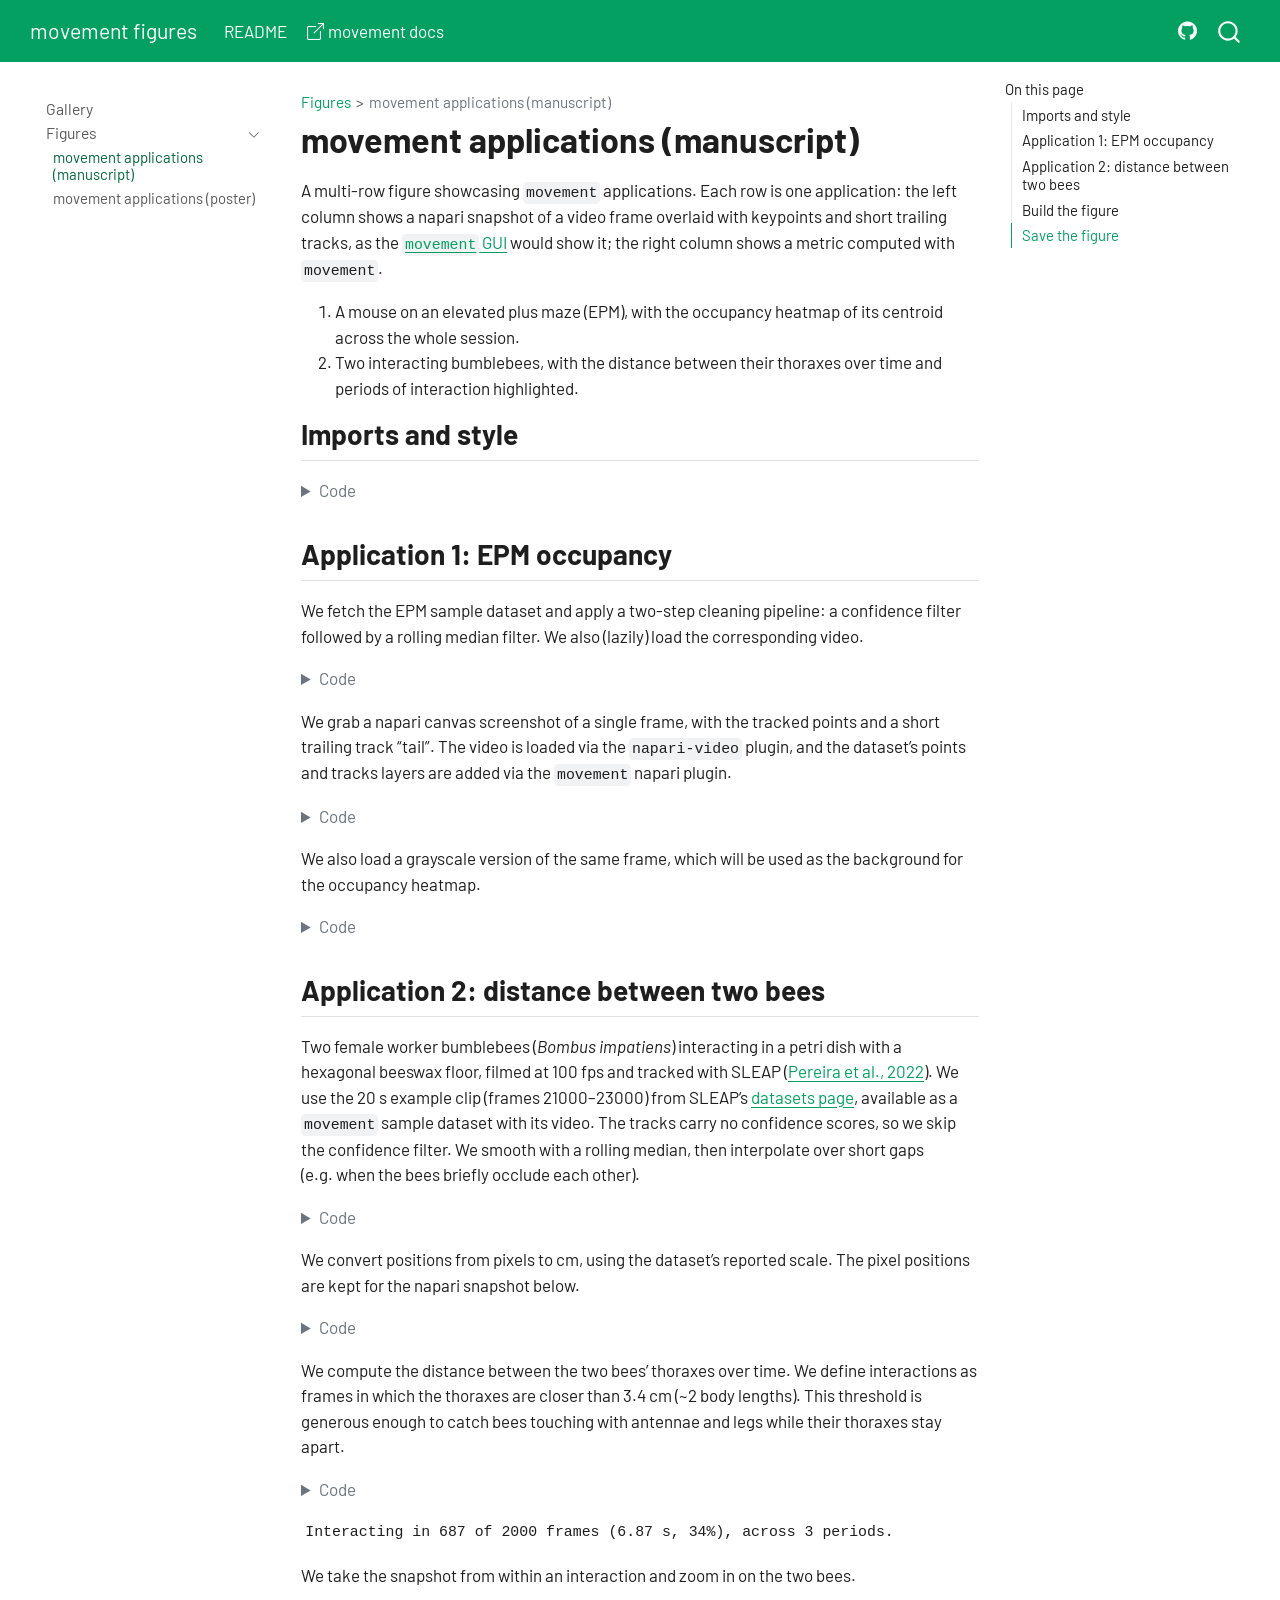
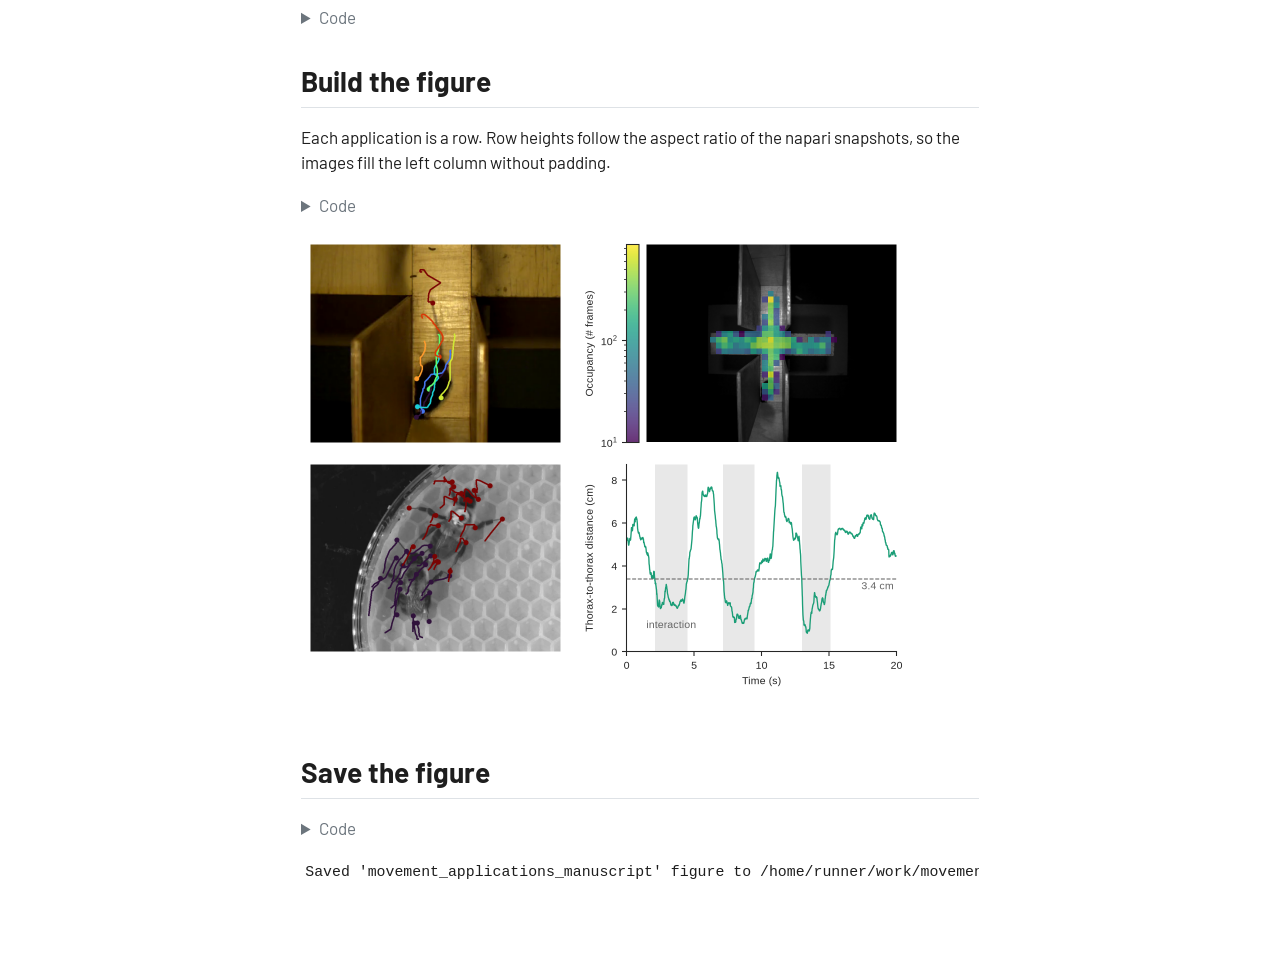
<file: figures/movement_applications_manuscript.html>
<!DOCTYPE html>
<html xmlns="http://www.w3.org/1999/xhtml" lang="en" xml:lang="en"><head>

<meta charset="utf-8">
<meta name="generator" content="quarto-1.11.9">

<meta name="viewport" content="width=device-width, initial-scale=1.0, user-scalable=yes">


<title>movement applications (manuscript) – movement figures</title>
<style>
/* Default styles provided by pandoc.
** See https://pandoc.org/MANUAL.html#variables-for-html for config info.
*/
span.smallcaps{font-variant: small-caps;}
div.columns{display: flex; gap: 1.5em;}
div.column{flex: auto;}
@media screen {
div.columns{gap: min(4vw, 1.5em);}
div.column{overflow-x: auto;}
}
div.hanging-indent{margin-left: 1.5em; text-indent: -1.5em;}
ul.task-list{list-style: none;}
ul.task-list li input[type="checkbox"] {
  width: 0.8em;
  margin: 0 0.8em 0.2em -1em; /* quarto-specific, see https://github.com/quarto-dev/quarto-cli/issues/4556 */ 
  vertical-align: middle;
}
/* CSS for syntax highlighting */
html { -webkit-text-size-adjust: 100%; }
pre > code.sourceCode { white-space: pre; position: relative; }
pre > code.sourceCode > span { display: inline-block; line-height: 1.25; }
pre > code.sourceCode > span:empty { height: 1.2em; }
.sourceCode { overflow: visible; }
code.sourceCode > span { color: inherit; text-decoration: inherit; }
div.sourceCode { margin: 1em 0; }
pre.sourceCode { margin: 0; }
@media screen {
div.sourceCode { overflow: auto; }
}
@media print {
pre > code.sourceCode { white-space: pre-wrap; }
pre > code.sourceCode > span { text-indent: -5em; padding-left: 5em; }
}
pre.numberSource code
  { counter-reset: source-line 0; }
pre.numberSource code > span
  { position: relative; left: -4em; counter-increment: source-line; }
pre.numberSource code > span > a:first-child::before
  { content: counter(source-line);
    position: relative; left: -1em; text-align: right; vertical-align: baseline;
    border: none; display: inline-block;
    -webkit-touch-callout: none; -webkit-user-select: none;
    -khtml-user-select: none; -moz-user-select: none;
    -ms-user-select: none; user-select: none;
    padding: 0 4px; width: 4em;
  }
pre.numberSource { margin-left: 3em;  padding-left: 4px; }
div.sourceCode
  {   }
@media screen {
pre > code.sourceCode > span > a:first-child::before { text-decoration: underline; }
}
</style>


<script src="../site_libs/quarto-nav/quarto-nav.js"></script>
<script src="../site_libs/quarto-nav/headroom.min.js"></script>
<script src="../site_libs/clipboard/clipboard.min.js"></script>
<script src="../site_libs/quarto-search/autocomplete.umd.js"></script>
<script src="../site_libs/quarto-search/fuse.min.js"></script>
<script src="../site_libs/quarto-search/quarto-search.js"></script>
<meta name="quarto:offset" content="../">
<link href="../movement_favicon.png" rel="icon" type="image/png">
<script src="../site_libs/quarto-html/quarto.js" type="module"></script>
<script src="../site_libs/quarto-html/tabsets/tabsets.js" type="module"></script>
<script src="../site_libs/quarto-html/scrollable-regions/scrollable-regions.js" type="module"></script>
<script src="../site_libs/quarto-html/popper.min.js"></script>
<script src="../site_libs/quarto-html/tippy.umd.min.js"></script>
<script src="../site_libs/quarto-html/anchor.min.js"></script>
<link href="../site_libs/quarto-html/tippy.css" rel="stylesheet">
<link href="../site_libs/quarto-html/quarto-syntax-highlighting-5de16f5e46225c21e2daa90d340bf64f.css" rel="stylesheet" class="quarto-color-scheme" id="quarto-text-highlighting-styles">
<link href="../site_libs/quarto-html/quarto-syntax-highlighting-dark-3218d7d29a29f08bc4fdf3802c3e3ca5.css" rel="stylesheet" class="quarto-color-scheme quarto-color-alternate" id="quarto-text-highlighting-styles">
<link href="../site_libs/quarto-html/quarto-syntax-highlighting-5de16f5e46225c21e2daa90d340bf64f.css" rel="stylesheet" class="quarto-color-scheme-extra" id="quarto-text-highlighting-styles">
<script src="../site_libs/bootstrap/bootstrap.min.js"></script>
<link href="../site_libs/bootstrap/bootstrap-icons.css" rel="stylesheet">
<link href="../site_libs/bootstrap/bootstrap-f0970495691e09e6711acdceeb6487cb.min.css" rel="stylesheet" append-hash="true" class="quarto-color-scheme" id="quarto-bootstrap" data-mode="light">
<link href="../site_libs/bootstrap/bootstrap-dark-e1bfd1bbd62c499ce324c3070b950638.min.css" rel="stylesheet" append-hash="true" class="quarto-color-scheme quarto-color-alternate" id="quarto-bootstrap" data-mode="light">
<link href="../site_libs/bootstrap/bootstrap-f0970495691e09e6711acdceeb6487cb.min.css" rel="stylesheet" append-hash="true" class="quarto-color-scheme-extra" id="quarto-bootstrap" data-mode="light">
<script id="quarto-search-options" type="application/json">{
  "location": "navbar",
  "copy-button": false,
  "collapse-after": 3,
  "panel-placement": "end",
  "type": "overlay",
  "limit": 50,
  "keyboard-shortcut": [
    "f",
    "/",
    "s"
  ],
  "show-item-context": false,
  "language": {
    "search-no-results-text": "No results",
    "search-matching-documents-text": "matching documents",
    "search-copy-link-title": "Copy link to search",
    "search-hide-matches-text": "Hide additional matches",
    "search-more-match-text": "more match in this document",
    "search-more-matches-text": "more matches in this document",
    "search-clear-button-title": "Clear",
    "search-text-placeholder": "",
    "search-detached-cancel-button-title": "Cancel",
    "search-submit-button-title": "Submit",
    "search-label": "Search"
  }
}</script>


<link rel="stylesheet" href="../custom.css">
</head>

<body class="nav-sidebar floating nav-fixed quarto-light"><a id="quarto-skip-link" class="visually-hidden-focusable" href="#quarto-document-content">Skip to main content</a>

<div id="quarto-search-results"></div>
  <header id="quarto-header" class="headroom fixed-top">
    <nav class="navbar navbar-expand-lg " data-bs-theme="dark" aria-label="Site">
      <div class="navbar-container container-fluid">
      <div class="navbar-brand-container mx-auto">
    <a class="navbar-brand" href="../index.html">
    <span class="navbar-title">movement figures</span>
    </a>
  </div>
          <button class="navbar-toggler" type="button" data-bs-toggle="collapse" data-bs-target="#navbarCollapse" aria-controls="navbarCollapse" aria-expanded="false" aria-label="Toggle navigation" onclick="if (window.quartoToggleHeadroom) { window.quartoToggleHeadroom(); }">
  <span class="navbar-toggler-icon"></span>
</button>
          <div class="collapse navbar-collapse" id="navbarCollapse">
            <ul class="navbar-nav navbar-nav-scroll me-auto">
  <li class="nav-item">
    <a class="nav-link" href="../readme.html"> 
<span class="menu-text">README</span></a>
  </li>  
  <li class="nav-item">
    <a class="nav-link" href="https://movement.neuroinformatics.dev/"> <i class="bi bi-box-arrow-up-right" role="img">
</i> 
<span class="menu-text">movement docs</span></a>
  </li>  
</ul>
            <ul class="navbar-nav navbar-nav-scroll ms-auto">
  <li class="nav-item compact">
    <a class="nav-link" href="https://github.com/neuroinformatics-unit/movement-figures"> <i class="bi bi-github" role="img" aria-label="GitHub">
</i> 
<span class="menu-text"></span></a>
  </li>  
</ul>
          </div> <!-- /navcollapse -->
            <div class="quarto-navbar-tools">
</div>
            <div id="quarto-search" class="" title="Search"></div>
      </div> <!-- /container-fluid -->
    </nav>
  <nav class="quarto-secondary-nav" aria-label="Toolbar">
    <div class="container-fluid d-flex">
      <button type="button" class="quarto-btn-toggle btn" data-bs-toggle="collapse" role="button" data-bs-target=".quarto-sidebar-collapse-item" aria-controls="quarto-sidebar" aria-expanded="false" aria-label="Toggle sidebar navigation" onclick="if (window.quartoToggleHeadroom) { window.quartoToggleHeadroom(); }">
        <i class="bi bi-layout-text-sidebar-reverse"></i>
      </button>
        <nav class="quarto-page-breadcrumbs" aria-label="Breadcrumbs"><ol class="breadcrumb"><li class="breadcrumb-item"><a href="../figures/movement_applications_manuscript.html">Figures</a></li><li class="breadcrumb-item"><a href="../figures/movement_applications_manuscript.html">movement applications (manuscript)</a></li></ol></nav>
        <a class="flex-grow-1" data-bs-toggle="collapse" data-bs-target=".quarto-sidebar-collapse-item" onclick="if (window.quartoToggleHeadroom) { window.quartoToggleHeadroom(); }">      
        </a>
    </div>
  </nav>
</header>
<!-- content -->
<div id="quarto-content" class="quarto-container page-columns page-rows-contents page-layout-article page-navbar">
<!-- sidebar -->
  <nav id="quarto-sidebar" class="sidebar collapse collapse-horizontal quarto-sidebar-collapse-item sidebar-navigation floating overflow-auto" aria-label="Section">
    <div class="sidebar-menu-container"> 
    <ul class="list-unstyled mt-1">
        <li class="sidebar-item">
  <div class="sidebar-item-container"> 
  <a href="../index.html" class="sidebar-item-text sidebar-link">
 <span class="menu-text">Gallery</span></a>
  </div>
</li>
        <li class="sidebar-item sidebar-item-section">
      <div class="sidebar-item-container"> 
            <button type="button" class="sidebar-item-text sidebar-item-toggle sidebar-link text-start" data-bs-toggle="collapse" data-bs-target="#quarto-sidebar-section-1" aria-controls="quarto-sidebar-section-1" aria-expanded="true">
 <span class="menu-text" id="quarto-sidebar-section-1-label">Figures</span><i class="bi bi-chevron-right" aria-hidden="true"></i></button>
      </div>
      <ul id="quarto-sidebar-section-1" aria-labelledby="quarto-sidebar-section-1-label" class="collapse list-unstyled sidebar-section depth1 show">  
          <li class="sidebar-item">
  <div class="sidebar-item-container"> 
  <a href="../figures/movement_applications_manuscript.html" class="sidebar-item-text sidebar-link active">
 <span class="menu-text">movement applications (manuscript)</span></a>
  </div>
</li>
          <li class="sidebar-item">
  <div class="sidebar-item-container"> 
  <a href="../figures/movement_applications_poster.html" class="sidebar-item-text sidebar-link">
 <span class="menu-text">movement applications (poster)</span></a>
  </div>
</li>
      </ul>
  </li>
    </ul>
    </div>
</nav>
<div id="quarto-sidebar-glass" class="quarto-sidebar-collapse-item" data-bs-toggle="collapse" data-bs-target=".quarto-sidebar-collapse-item"></div>
<!-- margin-sidebar -->
    <div id="quarto-margin-sidebar" class="sidebar margin-sidebar">
        <nav id="TOC" role="doc-toc" aria-labelledby="toc-title" class="toc-active">
    <h2 id="toc-title">On this page</h2>
   
  <ul>
  <li><a href="#imports-and-style" id="toc-imports-and-style" class="nav-link active" data-scroll-target="#imports-and-style">Imports and style</a></li>
  <li><a href="#application-1-epm-occupancy" id="toc-application-1-epm-occupancy" class="nav-link" data-scroll-target="#application-1-epm-occupancy">Application 1: EPM occupancy</a></li>
  <li><a href="#application-2-distance-between-two-bees" id="toc-application-2-distance-between-two-bees" class="nav-link" data-scroll-target="#application-2-distance-between-two-bees">Application 2: distance between two bees</a></li>
  <li><a href="#build-the-figure" id="toc-build-the-figure" class="nav-link" data-scroll-target="#build-the-figure">Build the figure</a></li>
  <li><a href="#save-the-figure" id="toc-save-the-figure" class="nav-link" data-scroll-target="#save-the-figure">Save the figure</a></li>
  </ul>
</nav>
    </div>
<!-- main -->
<main class="content" id="quarto-document-content" tabindex="-1">

<header id="title-block-header" class="quarto-title-block default"><nav class="quarto-page-breadcrumbs quarto-title-breadcrumbs d-none d-lg-block" aria-label="Breadcrumbs"><ol class="breadcrumb"><li class="breadcrumb-item"><a href="../figures/movement_applications_manuscript.html">Figures</a></li><li class="breadcrumb-item"><a href="../figures/movement_applications_manuscript.html">movement applications (manuscript)</a></li></ol></nav>
<div class="quarto-title">
<h1 class="title">movement applications (manuscript)</h1>
</div>



<div class="quarto-title-meta">

    
  
    
  </div>
  


</header>


<p>A multi-row figure showcasing <code>movement</code> applications. Each row is one application: the left column shows a napari snapshot of a video frame overlaid with keypoints and short trailing tracks, as the <a href="https://movement.neuroinformatics.dev/latest/user_guide/gui.html"><code>movement</code> GUI</a> would show it; the right column shows a metric computed with <code>movement</code>.</p>
<ol type="1">
<li>A mouse on an elevated plus maze (EPM), with the occupancy heatmap of its centroid across the whole session.</li>
<li>Two interacting bumblebees, with the distance between their thoraxes over time and periods of interaction highlighted.</li>
</ol>
<section id="imports-and-style" class="level2">
<h2 class="anchored" data-anchor-id="imports-and-style">Imports and style</h2>
<div id="6f2faca3" class="cell" data-execution_count="1">
<details class="code-fold">
<summary>Code</summary>
<div class="code-copy-outer-scaffold"><div class="sourceCode cell-code" id="cb1"><pre class="sourceCode python code-with-copy"><code class="sourceCode python"><span id="cb1-1"><a href="#cb1-1" aria-hidden="true" tabindex="-1"></a><span class="im">import</span> sleap_io <span class="im">as</span> sio</span>
<span id="cb1-2"><a href="#cb1-2" aria-hidden="true" tabindex="-1"></a><span class="im">import</span> matplotlib.pyplot <span class="im">as</span> plt</span>
<span id="cb1-3"><a href="#cb1-3" aria-hidden="true" tabindex="-1"></a><span class="im">import</span> numpy <span class="im">as</span> np</span>
<span id="cb1-4"><a href="#cb1-4" aria-hidden="true" tabindex="-1"></a><span class="im">from</span> matplotlib.ticker <span class="im">import</span> MultipleLocator</span>
<span id="cb1-5"><a href="#cb1-5" aria-hidden="true" tabindex="-1"></a><span class="im">from</span> matplotlib.transforms <span class="im">import</span> Bbox</span>
<span id="cb1-6"><a href="#cb1-6" aria-hidden="true" tabindex="-1"></a></span>
<span id="cb1-7"><a href="#cb1-7" aria-hidden="true" tabindex="-1"></a><span class="im">from</span> movement <span class="im">import</span> sample_data</span>
<span id="cb1-8"><a href="#cb1-8" aria-hidden="true" tabindex="-1"></a><span class="im">from</span> movement.filtering <span class="im">import</span> (</span>
<span id="cb1-9"><a href="#cb1-9" aria-hidden="true" tabindex="-1"></a>    filter_by_confidence, rolling_filter, interpolate_over_time</span>
<span id="cb1-10"><a href="#cb1-10" aria-hidden="true" tabindex="-1"></a>)</span>
<span id="cb1-11"><a href="#cb1-11" aria-hidden="true" tabindex="-1"></a><span class="im">from</span> movement.kinematics <span class="im">import</span> compute_pairwise_distances</span>
<span id="cb1-12"><a href="#cb1-12" aria-hidden="true" tabindex="-1"></a><span class="im">from</span> movement.plots <span class="im">import</span> plot_occupancy</span>
<span id="cb1-13"><a href="#cb1-13" aria-hidden="true" tabindex="-1"></a><span class="im">from</span> movement.transforms <span class="im">import</span> scale</span>
<span id="cb1-14"><a href="#cb1-14" aria-hidden="true" tabindex="-1"></a></span>
<span id="cb1-15"><a href="#cb1-15" aria-hidden="true" tabindex="-1"></a><span class="im">from</span> movement_figures <span class="im">import</span> (</span>
<span id="cb1-16"><a href="#cb1-16" aria-hidden="true" tabindex="-1"></a>    add_inset_colorbar,</span>
<span id="cb1-17"><a href="#cb1-17" aria-hidden="true" tabindex="-1"></a>    align_y_labels,</span>
<span id="cb1-18"><a href="#cb1-18" aria-hidden="true" tabindex="-1"></a>    apply_style,</span>
<span id="cb1-19"><a href="#cb1-19" aria-hidden="true" tabindex="-1"></a>    figure_size,</span>
<span id="cb1-20"><a href="#cb1-20" aria-hidden="true" tabindex="-1"></a>    freeze_layout,</span>
<span id="cb1-21"><a href="#cb1-21" aria-hidden="true" tabindex="-1"></a>    get_color,</span>
<span id="cb1-22"><a href="#cb1-22" aria-hidden="true" tabindex="-1"></a>    napari_canvas_screenshot,</span>
<span id="cb1-23"><a href="#cb1-23" aria-hidden="true" tabindex="-1"></a>    save_figure,</span>
<span id="cb1-24"><a href="#cb1-24" aria-hidden="true" tabindex="-1"></a>)</span>
<span id="cb1-25"><a href="#cb1-25" aria-hidden="true" tabindex="-1"></a></span>
<span id="cb1-26"><a href="#cb1-26" aria-hidden="true" tabindex="-1"></a>apply_style(<span class="st">"manuscript"</span>)</span></code></pre></div><button title="Copy to Clipboard" class="code-copy-button"><i class="bi"></i></button></div>
</details>
</div>
</section>
<section id="application-1-epm-occupancy" class="level2">
<h2 class="anchored" data-anchor-id="application-1-epm-occupancy">Application 1: EPM occupancy</h2>
<p>We fetch the EPM sample dataset and apply a two-step cleaning pipeline: a confidence filter followed by a rolling median filter. We also (lazily) load the corresponding video.</p>
<div id="09ae4be3" class="cell" data-execution_count="2">
<details class="code-fold">
<summary>Code</summary>
<div class="code-copy-outer-scaffold"><div class="sourceCode cell-code" id="cb2"><pre class="sourceCode python code-with-copy"><code class="sourceCode python"><span id="cb2-1"><a href="#cb2-1" aria-hidden="true" tabindex="-1"></a>epm <span class="op">=</span> sample_data.fetch_dataset(</span>
<span id="cb2-2"><a href="#cb2-2" aria-hidden="true" tabindex="-1"></a>    <span class="st">"DLC_single-mouse_EPM.predictions.h5"</span>, with_video<span class="op">=</span><span class="va">True</span></span>
<span id="cb2-3"><a href="#cb2-3" aria-hidden="true" tabindex="-1"></a>)</span>
<span id="cb2-4"><a href="#cb2-4" aria-hidden="true" tabindex="-1"></a>epm_video <span class="op">=</span> sio.load_video(epm.video_path)</span>
<span id="cb2-5"><a href="#cb2-5" aria-hidden="true" tabindex="-1"></a>_, epm_height, epm_width, _ <span class="op">=</span> epm_video.shape</span>
<span id="cb2-6"><a href="#cb2-6" aria-hidden="true" tabindex="-1"></a></span>
<span id="cb2-7"><a href="#cb2-7" aria-hidden="true" tabindex="-1"></a>position_conf <span class="op">=</span> filter_by_confidence(</span>
<span id="cb2-8"><a href="#cb2-8" aria-hidden="true" tabindex="-1"></a>    epm.position, epm.confidence, threshold<span class="op">=</span><span class="fl">0.95</span></span>
<span id="cb2-9"><a href="#cb2-9" aria-hidden="true" tabindex="-1"></a>)</span>
<span id="cb2-10"><a href="#cb2-10" aria-hidden="true" tabindex="-1"></a>epm[<span class="st">"position"</span>] <span class="op">=</span> rolling_filter(</span>
<span id="cb2-11"><a href="#cb2-11" aria-hidden="true" tabindex="-1"></a>    position_conf, window<span class="op">=</span><span class="dv">5</span>, statistic<span class="op">=</span><span class="st">"median"</span>, min_periods<span class="op">=</span><span class="dv">2</span></span>
<span id="cb2-12"><a href="#cb2-12" aria-hidden="true" tabindex="-1"></a>)</span></code></pre></div><button title="Copy to Clipboard" class="code-copy-button"><i class="bi"></i></button></div>
</details>
</div>
<p>We grab a napari canvas screenshot of a single frame, with the tracked points and a short trailing track “tail”. The video is loaded via the <code>napari-video</code> plugin, and the dataset’s points and tracks layers are added via the <code>movement</code> napari plugin.</p>
<div id="babb01b8" class="cell" data-execution_count="3">
<details class="code-fold">
<summary>Code</summary>
<div class="code-copy-outer-scaffold"><div class="sourceCode cell-code" id="cb3"><pre class="sourceCode python code-with-copy"><code class="sourceCode python"><span id="cb3-1"><a href="#cb3-1" aria-hidden="true" tabindex="-1"></a>EPM_FRAME_SEC <span class="op">=</span> <span class="dv">285</span>  <span class="co"># time (s) of the snapshot; mouse is in an open arm here</span></span>
<span id="cb3-2"><a href="#cb3-2" aria-hidden="true" tabindex="-1"></a>EPM_TAIL_SEC <span class="op">=</span> <span class="dv">1</span>     <span class="co"># number of seconds to show in the trailing track tail</span></span>
<span id="cb3-3"><a href="#cb3-3" aria-hidden="true" tabindex="-1"></a>epm_frame_index <span class="op">=</span> <span class="bu">int</span>(EPM_FRAME_SEC <span class="op">*</span> epm.fps)</span>
<span id="cb3-4"><a href="#cb3-4" aria-hidden="true" tabindex="-1"></a></span>
<span id="cb3-5"><a href="#cb3-5" aria-hidden="true" tabindex="-1"></a>epm_napari <span class="op">=</span> napari_canvas_screenshot(</span>
<span id="cb3-6"><a href="#cb3-6" aria-hidden="true" tabindex="-1"></a>    epm, epm.video_path,</span>
<span id="cb3-7"><a href="#cb3-7" aria-hidden="true" tabindex="-1"></a>    epm_frame_index,</span>
<span id="cb3-8"><a href="#cb3-8" aria-hidden="true" tabindex="-1"></a>    tail_length<span class="op">=</span><span class="bu">int</span>(EPM_TAIL_SEC <span class="op">*</span> epm.fps),</span>
<span id="cb3-9"><a href="#cb3-9" aria-hidden="true" tabindex="-1"></a>    zoom<span class="op">=</span><span class="va">True</span>,</span>
<span id="cb3-10"><a href="#cb3-10" aria-hidden="true" tabindex="-1"></a>    display_text<span class="op">=</span><span class="va">False</span>,</span>
<span id="cb3-11"><a href="#cb3-11" aria-hidden="true" tabindex="-1"></a>)</span></code></pre></div><button title="Copy to Clipboard" class="code-copy-button"><i class="bi"></i></button></div>
</details>
</div>
<p>We also load a grayscale version of the same frame, which will be used as the background for the occupancy heatmap.</p>
<div id="fac1ca1b" class="cell" data-execution_count="4">
<details class="code-fold">
<summary>Code</summary>
<div class="code-copy-outer-scaffold"><div class="sourceCode cell-code" id="cb4"><pre class="sourceCode python code-with-copy"><code class="sourceCode python"><span id="cb4-1"><a href="#cb4-1" aria-hidden="true" tabindex="-1"></a>epm_frame <span class="op">=</span> epm_video[epm_frame_index].mean(axis<span class="op">=</span><span class="dv">2</span>)  <span class="co"># grayscale</span></span></code></pre></div><button title="Copy to Clipboard" class="code-copy-button"><i class="bi"></i></button></div>
</details>
</div>
</section>
<section id="application-2-distance-between-two-bees" class="level2">
<h2 class="anchored" data-anchor-id="application-2-distance-between-two-bees">Application 2: distance between two bees</h2>
<p>Two female worker bumblebees (<em>Bombus impatiens</em>) interacting in a petri dish with a hexagonal beeswax floor, filmed at 100 fps and tracked with SLEAP (<a href="https://doi.org/10.1038/s41592-022-01426-1">Pereira et al., 2022</a>). We use the 20 s example clip (frames 21000–23000) from SLEAP’s <a href="https://docs.sleap.ai/v1.6.5/reference/datasets/#bees">datasets page</a>, available as a <code>movement</code> sample dataset with its video. The tracks carry no confidence scores, so we skip the confidence filter. We smooth with a rolling median, then interpolate over short gaps (e.g.&nbsp;when the bees briefly occlude each other).</p>
<div id="0d31efde" class="cell" data-execution_count="5">
<details class="code-fold">
<summary>Code</summary>
<div class="code-copy-outer-scaffold"><div class="sourceCode cell-code" id="cb5"><pre class="sourceCode python code-with-copy"><code class="sourceCode python"><span id="cb5-1"><a href="#cb5-1" aria-hidden="true" tabindex="-1"></a>bees <span class="op">=</span> sample_data.fetch_dataset(</span>
<span id="cb5-2"><a href="#cb5-2" aria-hidden="true" tabindex="-1"></a>    <span class="st">"SLEAP_two-bees.predictions.slp"</span>, with_video<span class="op">=</span><span class="va">True</span></span>
<span id="cb5-3"><a href="#cb5-3" aria-hidden="true" tabindex="-1"></a>)</span>
<span id="cb5-4"><a href="#cb5-4" aria-hidden="true" tabindex="-1"></a>bees <span class="op">=</span> bees.assign_coords(individual<span class="op">=</span>[<span class="st">"bee-1"</span>, <span class="st">"bee-2"</span>])  <span class="co"># Rename individuals</span></span>
<span id="cb5-5"><a href="#cb5-5" aria-hidden="true" tabindex="-1"></a>position_smooth <span class="op">=</span> rolling_filter(</span>
<span id="cb5-6"><a href="#cb5-6" aria-hidden="true" tabindex="-1"></a>    bees.position, window<span class="op">=</span><span class="dv">7</span>, statistic<span class="op">=</span><span class="st">"median"</span>, min_periods<span class="op">=</span><span class="dv">2</span></span>
<span id="cb5-7"><a href="#cb5-7" aria-hidden="true" tabindex="-1"></a>)</span>
<span id="cb5-8"><a href="#cb5-8" aria-hidden="true" tabindex="-1"></a>bees[<span class="st">"position"</span>] <span class="op">=</span> interpolate_over_time(position_smooth, max_gap<span class="op">=</span><span class="dv">25</span>)</span></code></pre></div><button title="Copy to Clipboard" class="code-copy-button"><i class="bi"></i></button></div>
</details>
</div>
<p>We convert positions from pixels to cm, using the dataset’s reported scale. The pixel positions are kept for the napari snapshot below.</p>
<div id="5245e8a9" class="cell" data-execution_count="6">
<details class="code-fold">
<summary>Code</summary>
<div class="code-copy-outer-scaffold"><div class="sourceCode cell-code" id="cb6"><pre class="sourceCode python code-with-copy"><code class="sourceCode python"><span id="cb6-1"><a href="#cb6-1" aria-hidden="true" tabindex="-1"></a>PX_PER_CM <span class="op">=</span> <span class="dv">140</span>  <span class="co"># 14 px/mm, from SLEAP's datasets page</span></span>
<span id="cb6-2"><a href="#cb6-2" aria-hidden="true" tabindex="-1"></a>position_cm <span class="op">=</span> scale(bees.position, factor<span class="op">=</span><span class="dv">1</span> <span class="op">/</span> PX_PER_CM, space_unit<span class="op">=</span><span class="st">"cm"</span>)</span></code></pre></div><button title="Copy to Clipboard" class="code-copy-button"><i class="bi"></i></button></div>
</details>
</div>
<p>We compute the distance between the two bees’ thoraxes over time. We define interactions as frames in which the thoraxes are closer than 3.4 cm (~2 body lengths). This threshold is generous enough to catch bees touching with antennae and legs while their thoraxes stay apart.</p>
<div id="1db180bc" class="cell" data-execution_count="7">
<details class="code-fold">
<summary>Code</summary>
<div class="code-copy-outer-scaffold"><div class="sourceCode cell-code" id="cb7"><pre class="sourceCode python code-with-copy"><code class="sourceCode python"><span id="cb7-1"><a href="#cb7-1" aria-hidden="true" tabindex="-1"></a>INTERACTION_THRESHOLD_CM <span class="op">=</span> <span class="fl">3.4</span></span>
<span id="cb7-2"><a href="#cb7-2" aria-hidden="true" tabindex="-1"></a></span>
<span id="cb7-3"><a href="#cb7-3" aria-hidden="true" tabindex="-1"></a>thorax <span class="op">=</span> position_cm.sel(keypoint<span class="op">=</span><span class="st">"thor"</span>, drop<span class="op">=</span><span class="va">True</span>)</span>
<span id="cb7-4"><a href="#cb7-4" aria-hidden="true" tabindex="-1"></a>thorax_distance <span class="op">=</span> compute_pairwise_distances(</span>
<span id="cb7-5"><a href="#cb7-5" aria-hidden="true" tabindex="-1"></a>    thorax, dim<span class="op">=</span><span class="st">"individual"</span>, pairs<span class="op">=</span>{<span class="st">"bee-1"</span>: <span class="st">"bee-2"</span>}</span>
<span id="cb7-6"><a href="#cb7-6" aria-hidden="true" tabindex="-1"></a>)</span>
<span id="cb7-7"><a href="#cb7-7" aria-hidden="true" tabindex="-1"></a>interacting <span class="op">=</span> thorax_distance <span class="op">&lt;</span> INTERACTION_THRESHOLD_CM</span>
<span id="cb7-8"><a href="#cb7-8" aria-hidden="true" tabindex="-1"></a></span>
<span id="cb7-9"><a href="#cb7-9" aria-hidden="true" tabindex="-1"></a><span class="co"># Start and end times of each contiguous interaction period</span></span>
<span id="cb7-10"><a href="#cb7-10" aria-hidden="true" tabindex="-1"></a>is_on <span class="op">=</span> np.concatenate([[<span class="va">False</span>], interacting.values, [<span class="va">False</span>]])</span>
<span id="cb7-11"><a href="#cb7-11" aria-hidden="true" tabindex="-1"></a>edges <span class="op">=</span> np.flatnonzero(np.diff(is_on.astype(<span class="bu">int</span>)))</span>
<span id="cb7-12"><a href="#cb7-12" aria-hidden="true" tabindex="-1"></a>time <span class="op">=</span> thorax_distance.time.values</span>
<span id="cb7-13"><a href="#cb7-13" aria-hidden="true" tabindex="-1"></a>dt <span class="op">=</span> <span class="dv">1</span> <span class="op">/</span> bees.fps</span>
<span id="cb7-14"><a href="#cb7-14" aria-hidden="true" tabindex="-1"></a>interaction_periods <span class="op">=</span> [</span>
<span id="cb7-15"><a href="#cb7-15" aria-hidden="true" tabindex="-1"></a>    (time[start], time[stop <span class="op">-</span> <span class="dv">1</span>] <span class="op">+</span> dt)</span>
<span id="cb7-16"><a href="#cb7-16" aria-hidden="true" tabindex="-1"></a>    <span class="cf">for</span> start, stop <span class="kw">in</span> <span class="bu">zip</span>(edges[::<span class="dv">2</span>], edges[<span class="dv">1</span>::<span class="dv">2</span>])</span>
<span id="cb7-17"><a href="#cb7-17" aria-hidden="true" tabindex="-1"></a>]</span>
<span id="cb7-18"><a href="#cb7-18" aria-hidden="true" tabindex="-1"></a></span>
<span id="cb7-19"><a href="#cb7-19" aria-hidden="true" tabindex="-1"></a>n_interacting <span class="op">=</span> <span class="bu">int</span>(interacting.<span class="bu">sum</span>())</span>
<span id="cb7-20"><a href="#cb7-20" aria-hidden="true" tabindex="-1"></a><span class="bu">print</span>(</span>
<span id="cb7-21"><a href="#cb7-21" aria-hidden="true" tabindex="-1"></a>    <span class="ss">f"Interacting in </span><span class="sc">{</span>n_interacting<span class="sc">}</span><span class="ss"> of </span><span class="sc">{</span>interacting<span class="sc">.</span>size<span class="sc">}</span><span class="ss"> frames "</span></span>
<span id="cb7-22"><a href="#cb7-22" aria-hidden="true" tabindex="-1"></a>    <span class="ss">f"(</span><span class="sc">{</span>n_interacting <span class="op">/</span> bees<span class="sc">.</span>fps<span class="sc">:.2f}</span><span class="ss"> s, </span><span class="sc">{</span>interacting<span class="sc">.</span>mean()<span class="sc">.</span>item()<span class="sc">:.0%}</span><span class="ss">), "</span></span>
<span id="cb7-23"><a href="#cb7-23" aria-hidden="true" tabindex="-1"></a>    <span class="ss">f"across </span><span class="sc">{</span><span class="bu">len</span>(interaction_periods)<span class="sc">}</span><span class="ss"> periods."</span></span>
<span id="cb7-24"><a href="#cb7-24" aria-hidden="true" tabindex="-1"></a>)</span></code></pre></div><button title="Copy to Clipboard" class="code-copy-button"><i class="bi"></i></button></div>
</details>
<div class="cell-output cell-output-stdout">
<pre><code>Interacting in 687 of 2000 frames (6.87 s, 34%), across 3 periods.</code></pre>
</div>
</div>
<p>We take the snapshot from within an interaction and zoom in on the two bees.</p>
<div id="58b776f2" class="cell" data-execution_count="8">
<details class="code-fold">
<summary>Code</summary>
<div class="code-copy-outer-scaffold"><div class="sourceCode cell-code" id="cb9"><pre class="sourceCode python code-with-copy"><code class="sourceCode python"><span id="cb9-1"><a href="#cb9-1" aria-hidden="true" tabindex="-1"></a>BEES_FRAME_SEC <span class="op">=</span> <span class="fl">2.5</span>  <span class="co"># time (s) of the snapshot, within an interaction</span></span>
<span id="cb9-2"><a href="#cb9-2" aria-hidden="true" tabindex="-1"></a>BEES_TAIL_SEC <span class="op">=</span> <span class="fl">0.1</span></span>
<span id="cb9-3"><a href="#cb9-3" aria-hidden="true" tabindex="-1"></a>bees_frame_index <span class="op">=</span> <span class="bu">round</span>(BEES_FRAME_SEC <span class="op">*</span> bees.fps)</span>
<span id="cb9-4"><a href="#cb9-4" aria-hidden="true" tabindex="-1"></a><span class="cf">assert</span> interacting.isel(time<span class="op">=</span>bees_frame_index), <span class="st">"snapshot not in interaction"</span></span>
<span id="cb9-5"><a href="#cb9-5" aria-hidden="true" tabindex="-1"></a></span>
<span id="cb9-6"><a href="#cb9-6" aria-hidden="true" tabindex="-1"></a>bees_napari <span class="op">=</span> napari_canvas_screenshot(</span>
<span id="cb9-7"><a href="#cb9-7" aria-hidden="true" tabindex="-1"></a>    bees, bees.video_path,</span>
<span id="cb9-8"><a href="#cb9-8" aria-hidden="true" tabindex="-1"></a>    bees_frame_index,</span>
<span id="cb9-9"><a href="#cb9-9" aria-hidden="true" tabindex="-1"></a>    tail_length<span class="op">=</span><span class="bu">round</span>(BEES_TAIL_SEC <span class="op">*</span> bees.fps),</span>
<span id="cb9-10"><a href="#cb9-10" aria-hidden="true" tabindex="-1"></a>    zoom<span class="op">=</span><span class="va">True</span>,</span>
<span id="cb9-11"><a href="#cb9-11" aria-hidden="true" tabindex="-1"></a>    display_text<span class="op">=</span><span class="va">False</span>,</span>
<span id="cb9-12"><a href="#cb9-12" aria-hidden="true" tabindex="-1"></a>    point_size<span class="op">=</span><span class="dv">20</span>,</span>
<span id="cb9-13"><a href="#cb9-13" aria-hidden="true" tabindex="-1"></a>)</span></code></pre></div><button title="Copy to Clipboard" class="code-copy-button"><i class="bi"></i></button></div>
</details>
</div>
</section>
<section id="build-the-figure" class="level2">
<h2 class="anchored" data-anchor-id="build-the-figure">Build the figure</h2>
<p>Each application is a row. Row heights follow the aspect ratio of the napari snapshots, so the images fill the left column without padding.</p>
<div id="1f0aed50" class="cell" data-execution_count="9">
<details class="code-fold">
<summary>Code</summary>
<div class="code-copy-outer-scaffold"><div class="sourceCode cell-code" id="cb10"><pre class="sourceCode python code-with-copy"><code class="sourceCode python"><span id="cb10-1"><a href="#cb10-1" aria-hidden="true" tabindex="-1"></a>row_aspects <span class="op">=</span> [</span>
<span id="cb10-2"><a href="#cb10-2" aria-hidden="true" tabindex="-1"></a>    img.shape[<span class="dv">0</span>] <span class="op">/</span> img.shape[<span class="dv">1</span>] <span class="cf">for</span> img <span class="kw">in</span> (epm_napari, bees_napari)</span>
<span id="cb10-3"><a href="#cb10-3" aria-hidden="true" tabindex="-1"></a>]</span>
<span id="cb10-4"><a href="#cb10-4" aria-hidden="true" tabindex="-1"></a>fig_width, _ <span class="op">=</span> figure_size(<span class="st">"double"</span>)</span>
<span id="cb10-5"><a href="#cb10-5" aria-hidden="true" tabindex="-1"></a>fig_height <span class="op">=</span> fig_width <span class="op">/</span> <span class="dv">2</span> <span class="op">*</span> <span class="bu">sum</span>(row_aspects)</span>
<span id="cb10-6"><a href="#cb10-6" aria-hidden="true" tabindex="-1"></a>fig <span class="op">=</span> plt.figure(figsize<span class="op">=</span>(fig_width, fig_height))</span>
<span id="cb10-7"><a href="#cb10-7" aria-hidden="true" tabindex="-1"></a><span class="co"># Wider gap between columns, to fit the distance plot's y-axis label</span></span>
<span id="cb10-8"><a href="#cb10-8" aria-hidden="true" tabindex="-1"></a>fig.get_layout_engine().<span class="bu">set</span>(wspace<span class="op">=</span><span class="fl">0.08</span>)</span>
<span id="cb10-9"><a href="#cb10-9" aria-hidden="true" tabindex="-1"></a>grid <span class="op">=</span> fig.add_gridspec(<span class="dv">2</span>, <span class="dv">2</span>, height_ratios<span class="op">=</span>row_aspects)</span>
<span id="cb10-10"><a href="#cb10-10" aria-hidden="true" tabindex="-1"></a></span>
<span id="cb10-11"><a href="#cb10-11" aria-hidden="true" tabindex="-1"></a><span class="co"># ------------------------------------------------------------------ #</span></span>
<span id="cb10-12"><a href="#cb10-12" aria-hidden="true" tabindex="-1"></a><span class="co"># Row 1: EPM occupancy                                                #</span></span>
<span id="cb10-13"><a href="#cb10-13" aria-hidden="true" tabindex="-1"></a><span class="co"># ------------------------------------------------------------------ #</span></span>
<span id="cb10-14"><a href="#cb10-14" aria-hidden="true" tabindex="-1"></a>ax_epm_napari <span class="op">=</span> fig.add_subplot(grid[<span class="dv">0</span>, <span class="dv">0</span>])</span>
<span id="cb10-15"><a href="#cb10-15" aria-hidden="true" tabindex="-1"></a>ax_epm_napari.imshow(epm_napari)</span>
<span id="cb10-16"><a href="#cb10-16" aria-hidden="true" tabindex="-1"></a>ax_epm_napari.axis(<span class="st">"off"</span>)</span>
<span id="cb10-17"><a href="#cb10-17" aria-hidden="true" tabindex="-1"></a></span>
<span id="cb10-18"><a href="#cb10-18" aria-hidden="true" tabindex="-1"></a>ax_heat <span class="op">=</span> fig.add_subplot(grid[<span class="dv">0</span>, <span class="dv">1</span>])</span>
<span id="cb10-19"><a href="#cb10-19" aria-hidden="true" tabindex="-1"></a>ax_heat.imshow(epm_frame, cmap<span class="op">=</span><span class="st">"gray"</span>)</span>
<span id="cb10-20"><a href="#cb10-20" aria-hidden="true" tabindex="-1"></a>BIN_PIX <span class="op">=</span> <span class="dv">30</span>  <span class="co"># bins of 30x30 pixels, covering the whole frame</span></span>
<span id="cb10-21"><a href="#cb10-21" aria-hidden="true" tabindex="-1"></a>bins <span class="op">=</span> [</span>
<span id="cb10-22"><a href="#cb10-22" aria-hidden="true" tabindex="-1"></a>    np.arange(<span class="dv">0</span>, epm_width <span class="op">+</span> BIN_PIX, BIN_PIX),</span>
<span id="cb10-23"><a href="#cb10-23" aria-hidden="true" tabindex="-1"></a>    np.arange(<span class="dv">0</span>, epm_height <span class="op">+</span> BIN_PIX, BIN_PIX),</span>
<span id="cb10-24"><a href="#cb10-24" aria-hidden="true" tabindex="-1"></a>]</span>
<span id="cb10-25"><a href="#cb10-25" aria-hidden="true" tabindex="-1"></a>plot_occupancy(</span>
<span id="cb10-26"><a href="#cb10-26" aria-hidden="true" tabindex="-1"></a>    da<span class="op">=</span>epm.position,</span>
<span id="cb10-27"><a href="#cb10-27" aria-hidden="true" tabindex="-1"></a>    ax<span class="op">=</span>ax_heat,</span>
<span id="cb10-28"><a href="#cb10-28" aria-hidden="true" tabindex="-1"></a>    bins<span class="op">=</span>bins,</span>
<span id="cb10-29"><a href="#cb10-29" aria-hidden="true" tabindex="-1"></a>    alpha<span class="op">=</span><span class="fl">0.8</span>,</span>
<span id="cb10-30"><a href="#cb10-30" aria-hidden="true" tabindex="-1"></a>    cmin<span class="op">=</span><span class="dv">10</span>,  <span class="co"># hide bins with fewer than 10 frames</span></span>
<span id="cb10-31"><a href="#cb10-31" aria-hidden="true" tabindex="-1"></a>    norm<span class="op">=</span><span class="st">"log"</span>,</span>
<span id="cb10-32"><a href="#cb10-32" aria-hidden="true" tabindex="-1"></a>)</span>
<span id="cb10-33"><a href="#cb10-33" aria-hidden="true" tabindex="-1"></a>cbar_ax <span class="op">=</span> add_inset_colorbar(ax_heat, <span class="st">"Occupancy (# frames)"</span>, side<span class="op">=</span><span class="st">"left"</span>)</span>
<span id="cb10-34"><a href="#cb10-34" aria-hidden="true" tabindex="-1"></a>ax_heat.set_xlim(<span class="dv">0</span>, epm_width)</span>
<span id="cb10-35"><a href="#cb10-35" aria-hidden="true" tabindex="-1"></a>ax_heat.set_ylim(epm_height, <span class="dv">0</span>)</span>
<span id="cb10-36"><a href="#cb10-36" aria-hidden="true" tabindex="-1"></a>ax_heat.axis(<span class="st">"off"</span>)</span>
<span id="cb10-37"><a href="#cb10-37" aria-hidden="true" tabindex="-1"></a></span>
<span id="cb10-38"><a href="#cb10-38" aria-hidden="true" tabindex="-1"></a><span class="co"># ------------------------------------------------------------------ #</span></span>
<span id="cb10-39"><a href="#cb10-39" aria-hidden="true" tabindex="-1"></a><span class="co"># Row 2: bees inter-thorax distance                                   #</span></span>
<span id="cb10-40"><a href="#cb10-40" aria-hidden="true" tabindex="-1"></a><span class="co"># ------------------------------------------------------------------ #</span></span>
<span id="cb10-41"><a href="#cb10-41" aria-hidden="true" tabindex="-1"></a>ax_bees_napari <span class="op">=</span> fig.add_subplot(grid[<span class="dv">1</span>, <span class="dv">0</span>])</span>
<span id="cb10-42"><a href="#cb10-42" aria-hidden="true" tabindex="-1"></a>ax_bees_napari.imshow(bees_napari)</span>
<span id="cb10-43"><a href="#cb10-43" aria-hidden="true" tabindex="-1"></a>ax_bees_napari.axis(<span class="st">"off"</span>)</span>
<span id="cb10-44"><a href="#cb10-44" aria-hidden="true" tabindex="-1"></a></span>
<span id="cb10-45"><a href="#cb10-45" aria-hidden="true" tabindex="-1"></a>ax_dist <span class="op">=</span> fig.add_subplot(grid[<span class="dv">1</span>, <span class="dv">1</span>])</span>
<span id="cb10-46"><a href="#cb10-46" aria-hidden="true" tabindex="-1"></a>label_color <span class="op">=</span> get_color(<span class="st">"gray"</span>, <span class="st">"Dark2"</span>)</span>
<span id="cb10-47"><a href="#cb10-47" aria-hidden="true" tabindex="-1"></a><span class="cf">for</span> t_start, t_stop <span class="kw">in</span> interaction_periods:</span>
<span id="cb10-48"><a href="#cb10-48" aria-hidden="true" tabindex="-1"></a>    ax_dist.axvspan(</span>
<span id="cb10-49"><a href="#cb10-49" aria-hidden="true" tabindex="-1"></a>        t_start, t_stop, color<span class="op">=</span>get_color(<span class="st">"gray"</span>, <span class="st">"Set2"</span>), alpha<span class="op">=</span><span class="fl">0.3</span>, lw<span class="op">=</span><span class="dv">0</span></span>
<span id="cb10-50"><a href="#cb10-50" aria-hidden="true" tabindex="-1"></a>    )</span>
<span id="cb10-51"><a href="#cb10-51" aria-hidden="true" tabindex="-1"></a>ax_dist.plot(</span>
<span id="cb10-52"><a href="#cb10-52" aria-hidden="true" tabindex="-1"></a>    thorax_distance.time, thorax_distance, color<span class="op">=</span>get_color(<span class="st">"teal"</span>, <span class="st">"Dark2"</span>)</span>
<span id="cb10-53"><a href="#cb10-53" aria-hidden="true" tabindex="-1"></a>)</span>
<span id="cb10-54"><a href="#cb10-54" aria-hidden="true" tabindex="-1"></a>ax_dist.axhline(INTERACTION_THRESHOLD_CM, color<span class="op">=</span>label_color, ls<span class="op">=</span><span class="st">"--"</span>, lw<span class="op">=</span><span class="fl">0.8</span>)</span>
<span id="cb10-55"><a href="#cb10-55" aria-hidden="true" tabindex="-1"></a>ax_dist.set_xlim(time[<span class="dv">0</span>], time[<span class="op">-</span><span class="dv">1</span>] <span class="op">+</span> dt)</span>
<span id="cb10-56"><a href="#cb10-56" aria-hidden="true" tabindex="-1"></a>ax_dist.xaxis.set_major_locator(MultipleLocator(<span class="dv">5</span>))</span>
<span id="cb10-57"><a href="#cb10-57" aria-hidden="true" tabindex="-1"></a>ax_dist.set_ylim(bottom<span class="op">=</span><span class="dv">0</span>)</span>
<span id="cb10-58"><a href="#cb10-58" aria-hidden="true" tabindex="-1"></a>ax_dist.set_xlabel(<span class="st">"Time (s)"</span>)</span>
<span id="cb10-59"><a href="#cb10-59" aria-hidden="true" tabindex="-1"></a>ax_dist.set_ylabel(<span class="st">"Thorax-to-thorax distance (cm)"</span>)</span>
<span id="cb10-60"><a href="#cb10-60" aria-hidden="true" tabindex="-1"></a></span>
<span id="cb10-61"><a href="#cb10-61" aria-hidden="true" tabindex="-1"></a><span class="co"># Add annotation for the interaction threshold and the first interaction period</span></span>
<span id="cb10-62"><a href="#cb10-62" aria-hidden="true" tabindex="-1"></a>ax_dist.annotate(</span>
<span id="cb10-63"><a href="#cb10-63" aria-hidden="true" tabindex="-1"></a>    <span class="ss">f"</span><span class="sc">{</span>INTERACTION_THRESHOLD_CM<span class="sc">}</span><span class="ss"> cm"</span>,</span>
<span id="cb10-64"><a href="#cb10-64" aria-hidden="true" tabindex="-1"></a>    xy<span class="op">=</span>(<span class="dv">1</span>, INTERACTION_THRESHOLD_CM), xycoords<span class="op">=</span>(<span class="st">"axes fraction"</span>, <span class="st">"data"</span>),</span>
<span id="cb10-65"><a href="#cb10-65" aria-hidden="true" tabindex="-1"></a>    xytext<span class="op">=</span>(<span class="op">-</span><span class="dv">2</span>, <span class="op">-</span><span class="dv">2</span>), textcoords<span class="op">=</span><span class="st">"offset points"</span>,</span>
<span id="cb10-66"><a href="#cb10-66" aria-hidden="true" tabindex="-1"></a>    ha<span class="op">=</span><span class="st">"right"</span>, va<span class="op">=</span><span class="st">"top"</span>, color<span class="op">=</span>label_color, fontsize<span class="op">=</span><span class="st">"medium"</span>,</span>
<span id="cb10-67"><a href="#cb10-67" aria-hidden="true" tabindex="-1"></a>)</span>
<span id="cb10-68"><a href="#cb10-68" aria-hidden="true" tabindex="-1"></a>first_start, first_stop <span class="op">=</span> interaction_periods[<span class="dv">0</span>]</span>
<span id="cb10-69"><a href="#cb10-69" aria-hidden="true" tabindex="-1"></a>ax_dist.annotate(</span>
<span id="cb10-70"><a href="#cb10-70" aria-hidden="true" tabindex="-1"></a>    <span class="st">"interaction"</span>,</span>
<span id="cb10-71"><a href="#cb10-71" aria-hidden="true" tabindex="-1"></a>    xy<span class="op">=</span>((first_start <span class="op">+</span> first_stop) <span class="op">/</span> <span class="dv">2</span>, <span class="fl">0.1</span>),</span>
<span id="cb10-72"><a href="#cb10-72" aria-hidden="true" tabindex="-1"></a>    xycoords<span class="op">=</span>(<span class="st">"data"</span>, <span class="st">"axes fraction"</span>),</span>
<span id="cb10-73"><a href="#cb10-73" aria-hidden="true" tabindex="-1"></a>    xytext<span class="op">=</span>(<span class="dv">0</span>, <span class="dv">2</span>), textcoords<span class="op">=</span><span class="st">"offset points"</span>,</span>
<span id="cb10-74"><a href="#cb10-74" aria-hidden="true" tabindex="-1"></a>    ha<span class="op">=</span><span class="st">"center"</span>, va<span class="op">=</span><span class="st">"bottom"</span>, color<span class="op">=</span>label_color, fontsize<span class="op">=</span><span class="st">"medium"</span>,</span>
<span id="cb10-75"><a href="#cb10-75" aria-hidden="true" tabindex="-1"></a>)</span>
<span id="cb10-76"><a href="#cb10-76" aria-hidden="true" tabindex="-1"></a></span>
<span id="cb10-77"><a href="#cb10-77" aria-hidden="true" tabindex="-1"></a><span class="co"># Once constrained layout has placed everything, fine-tune the distance plot</span></span>
<span id="cb10-78"><a href="#cb10-78" aria-hidden="true" tabindex="-1"></a><span class="co"># by hand, to fix alignment issues with the colorbar and y-axis label.</span></span>
<span id="cb10-79"><a href="#cb10-79" aria-hidden="true" tabindex="-1"></a>freeze_layout(fig)</span>
<span id="cb10-80"><a href="#cb10-80" aria-hidden="true" tabindex="-1"></a>img_box <span class="op">=</span> ax_bees_napari.get_position()</span>
<span id="cb10-81"><a href="#cb10-81" aria-hidden="true" tabindex="-1"></a>ax_dist.set_position(Bbox.from_extents(</span>
<span id="cb10-82"><a href="#cb10-82" aria-hidden="true" tabindex="-1"></a>    cbar_ax.get_position().x0, img_box.y0,  <span class="co"># left, bottom</span></span>
<span id="cb10-83"><a href="#cb10-83" aria-hidden="true" tabindex="-1"></a>    ax_dist.get_position().x1, img_box.y1,  <span class="co"># right, top</span></span>
<span id="cb10-84"><a href="#cb10-84" aria-hidden="true" tabindex="-1"></a>))</span>
<span id="cb10-85"><a href="#cb10-85" aria-hidden="true" tabindex="-1"></a>align_y_labels(cbar_ax, ax_dist)</span></code></pre></div><button title="Copy to Clipboard" class="code-copy-button"><i class="bi"></i></button></div>
</details>
<div class="cell-output cell-output-display">
<div>
<figure class="figure">
<p><img src="movement_applications_manuscript_files/figure-html/cell-10-output-1.png" width="611" height="461" class="figure-img"></p>
</figure>
</div>
</div>
</div>
</section>
<section id="save-the-figure" class="level2">
<h2 class="anchored" data-anchor-id="save-the-figure">Save the figure</h2>
<div id="2768adf2" class="cell" data-execution_count="10">
<details class="code-fold">
<summary>Code</summary>
<div class="code-copy-outer-scaffold"><div class="sourceCode cell-code" id="cb11"><pre class="sourceCode python code-with-copy"><code class="sourceCode python"><span id="cb11-1"><a href="#cb11-1" aria-hidden="true" tabindex="-1"></a>fig_name <span class="op">=</span> <span class="st">"movement_applications_manuscript"</span></span>
<span id="cb11-2"><a href="#cb11-2" aria-hidden="true" tabindex="-1"></a>save_paths <span class="op">=</span> save_figure(fig, fig_name, formats<span class="op">=</span>(<span class="st">"pdf"</span>, <span class="st">"svg"</span>))</span>
<span id="cb11-3"><a href="#cb11-3" aria-hidden="true" tabindex="-1"></a><span class="bu">print</span>(<span class="ss">f"Saved '</span><span class="sc">{</span>fig_name<span class="sc">}</span><span class="ss">' figure to </span><span class="sc">{</span>save_paths[<span class="dv">0</span>]<span class="sc">.</span>parent<span class="sc">}</span><span class="ss">."</span>)</span></code></pre></div><button title="Copy to Clipboard" class="code-copy-button"><i class="bi"></i></button></div>
</details>
<div class="cell-output cell-output-stdout">
<pre><code>Saved 'movement_applications_manuscript' figure to /home/runner/work/movement-figures/movement-figures/outputs.</code></pre>
</div>
</div>


</section>

</main> <!-- /main -->
<script id="quarto-html-after-body" type="application/javascript">
  window.document.addEventListener("DOMContentLoaded", function (event) {
    const icon = "";
    const anchorJS = new window.AnchorJS();
    anchorJS.options = {
      placement: 'right',
      icon: icon
    };
    anchorJS.add('.anchored');
    const isCodeAnnotation = (el) => {
      for (const clz of el.classList) {
        if (clz.startsWith('code-annotation-')) {                     
          return true;
        }
      }
      return false;
    }
    const onCopySuccess = function(e) {
      // button target
      const button = e.trigger;
      // don't keep focus
      button.blur();
      // flash "checked"
      button.classList.add('code-copy-button-checked');
      var currentTitle = button.getAttribute("title");
      button.setAttribute("title", "Copied!");
      let tooltip;
      if (window.bootstrap) {
        button.setAttribute("data-bs-toggle", "tooltip");
        button.setAttribute("data-bs-placement", "left");
        button.setAttribute("data-bs-title", "Copied!");
        tooltip = new bootstrap.Tooltip(button, 
          { trigger: "manual", 
            customClass: "code-copy-button-tooltip",
            offset: [0, -8]});
        tooltip.show();    
      }
      setTimeout(function() {
        if (tooltip) {
          tooltip.hide();
          button.removeAttribute("data-bs-title");
          button.removeAttribute("data-bs-toggle");
          button.removeAttribute("data-bs-placement");
        }
        button.setAttribute("title", currentTitle);
        button.classList.remove('code-copy-button-checked');
      }, 1000);
      // clear code selection
      e.clearSelection();
    }
    const getTextToCopy = function(trigger) {
      const outerScaffold = trigger.parentElement.cloneNode(true);
      const codeEl = outerScaffold.querySelector('code');
      for (const childEl of codeEl.children) {
        if (isCodeAnnotation(childEl)) {
          childEl.remove();
        }
      }
      return codeEl.innerText;
    }
    const clipboard = new window.ClipboardJS('.code-copy-button:not([data-in-quarto-modal])', {
      text: getTextToCopy
    });
    clipboard.on('success', onCopySuccess);
    if (window.document.getElementById('quarto-embedded-source-code-modal')) {
      const clipboardModal = new window.ClipboardJS('.code-copy-button[data-in-quarto-modal]', {
        text: getTextToCopy,
        container: window.document.getElementById('quarto-embedded-source-code-modal')
      });
      clipboardModal.on('success', onCopySuccess);
    }
      var localhostRegex = new RegExp(/^(?:http|https):\/\/localhost\:?[0-9]*\//);
      var mailtoRegex = new RegExp(/^mailto:/);
        var filterRegex = new RegExp('/' + window.location.host + '/');
      var isInternal = (href) => {
          return filterRegex.test(href) || localhostRegex.test(href) || mailtoRegex.test(href);
      }
      // Inspect non-navigation links and adorn them if external
      window.quartoDecorateExternalLinks = function (root) {
     var links = (root || window.document).querySelectorAll('a[href]:not(.nav-link):not(.navbar-brand):not(.toc-action):not(.sidebar-link):not(.sidebar-item-toggle):not(.pagination-link):not(.no-external):not([aria-hidden]):not(.dropdown-item):not(.quarto-navigation-tool):not(.about-link)');
      for (var i=0; i<links.length; i++) {
        const link = links[i];
        if (!isInternal(link.href)) {
          // undo the damage that might have been done by quarto-nav.js in the case of
          // links that we want to consider external
          if (link.dataset.originalHref !== undefined) {
            link.href = link.dataset.originalHref;
          }
          if (!link.classList.contains('no-external-icon')) {
          }
        }
      }
      };
      window.quartoDecorateExternalLinks(window.document);
    // Esc closes the popup (WCAG 1.4.13) and focus leaving both trigger and
    // popup closes it (WCAG 2.4.11); tippy handles neither for interactive popups.
    const hideOnEscAndFocusOut = {
      name: 'hideOnEscAndFocusOut',
      defaultValue: true,
      fn(instance) {
        const dismiss = () => {
          // A show scheduled by the trigger delay would otherwise reopen it
          instance.clearDelayTimeouts();
          instance.hide();
        };
        const onKeyDown = (event) => {
          if (event.key !== 'Escape') {
            return;
          }
          // Keep Esc from also reaching page handlers (e.g. reveal.js overview),
          // except an open reveal.js slide menu, which Esc should close too.
          // The menu handles keys only when its keyboard option is on.
          const menuHandlesEsc = window.Reveal?.getPlugin?.('menu')?.isOpen() &&
            window.Reveal.getConfig().menu?.keyboard !== false;
          if (!menuHandlesEsc) {
            event.stopPropagation();
          }
          if (instance.popper.contains(window.document.activeElement)) {
            // Disabled while refocusing so the focus trigger does not reopen it
            instance.disable();
            instance.reference.focus();
            instance.enable();
          }
          dismiss();
        };
        const onFocusOut = (event) => {
          const target = event.relatedTarget;
          if (target && !instance.reference.contains(target) &&
              !instance.popper.contains(target)) {
            dismiss();
          }
        };
        // On the trigger too: a click trigger (code-annotations: select) has no
        // blur handling. Attached for the instance's lifetime so leaving the
        // trigger also cancels a show still pending on the trigger delay.
        instance.reference.addEventListener('focusout', onFocusOut);
        return {
          onShow() {
            window.document.addEventListener('keydown', onKeyDown, true);
            instance.popper.addEventListener('focusout', onFocusOut);
          },
          onHide() {
            window.document.removeEventListener('keydown', onKeyDown, true);
            instance.popper.removeEventListener('focusout', onFocusOut);
          },
          onDestroy() {
            instance.reference.removeEventListener('focusout', onFocusOut);
          },
        };
      },
    };
    function tippyHover(el, contentFn, onTriggerFn, onUntriggerFn) {
      const config = {
        allowHTML: true,
        maxWidth: 500,
        delay: 100,
        arrow: false,
        appendTo: function(el) {
            return el.parentElement;
        },
        interactive: true,
        interactiveBorder: 10,
        theme: 'quarto',
        placement: 'bottom-start',
        plugins: [hideOnEscAndFocusOut],
      };
      if (contentFn) {
        config.content = contentFn;
      }
      if (onTriggerFn) {
        config.onTrigger = onTriggerFn;
      }
      if (onUntriggerFn) {
        config.onUntrigger = onUntriggerFn;
      }
      window.tippy(el, config); 
    }
    const noterefs = window.document.querySelectorAll('a[role="doc-noteref"]');
    for (var i=0; i<noterefs.length; i++) {
      const ref = noterefs[i];
      tippyHover(ref, function() {
        // use id or data attribute instead here
        let href = ref.getAttribute('data-footnote-href') || ref.getAttribute('href');
        try { href = new URL(href).hash; } catch {}
        const id = href.replace(/^#\/?/, "");
        const note = window.document.getElementById(id);
        if (note) {
          return note.innerHTML;
        } else {
          return "";
        }
      });
    }
    const xrefs = window.document.querySelectorAll('a.quarto-xref');
    const processXRef = (id, note) => {
      // Strip column container classes
      const stripColumnClz = (el) => {
        el.classList.remove("page-full", "page-columns");
        if (el.children) {
          for (const child of el.children) {
            stripColumnClz(child);
          }
        }
      }
      stripColumnClz(note)
      if (id === null || id.startsWith('sec-')) {
        // Special case sections, only their first couple elements
        const container = document.createElement("div");
        if (note.children && note.children.length > 2) {
          container.appendChild(note.children[0].cloneNode(true));
          for (let i = 1; i < note.children.length; i++) {
            const child = note.children[i];
            if (child.tagName === "P" && child.innerText === "") {
              continue;
            } else {
              container.appendChild(child.cloneNode(true));
              break;
            }
          }
          if (window.Quarto?.typesetMath) {
            window.Quarto.typesetMath(container);
          }
          return container.innerHTML
        } else {
          if (window.Quarto?.typesetMath) {
            window.Quarto.typesetMath(note);
          }
          return note.innerHTML;
        }
      } else {
        // Remove any anchor links if they are present
        const anchorLink = note.querySelector('a.anchorjs-link');
        if (anchorLink) {
          anchorLink.remove();
        }
        if (window.Quarto?.typesetMath) {
          window.Quarto.typesetMath(note);
        }
        if (note.classList.contains("callout")) {
          return note.outerHTML;
        } else {
          return note.innerHTML;
        }
      }
    }
    for (var i=0; i<xrefs.length; i++) {
      const xref = xrefs[i];
      tippyHover(xref, undefined, function(instance) {
        instance.disable();
        let url = xref.getAttribute('href');
        let hash = undefined; 
        if (url.startsWith('#')) {
          hash = url;
        } else {
          try { hash = new URL(url).hash; } catch {}
        }
        if (hash) {
          const id = hash.replace(/^#\/?/, "");
          const note = window.document.getElementById(id);
          if (note !== null) {
            try {
              const html = processXRef(id, note.cloneNode(true));
              instance.setContent(html);
            } finally {
              instance.enable();
              instance.show();
            }
          } else {
            // See if we can fetch this
            fetch(url.split('#')[0])
            .then(res => res.text())
            .then(html => {
              const parser = new DOMParser();
              const htmlDoc = parser.parseFromString(html, "text/html");
              const note = htmlDoc.getElementById(id);
              if (note !== null) {
                const html = processXRef(id, note);
                instance.setContent(html);
              } 
            }).finally(() => {
              instance.enable();
              instance.show();
            });
          }
        } else {
          // See if we can fetch a full url (with no hash to target)
          // This is a special case and we should probably do some content thinning / targeting
          fetch(url)
          .then(res => res.text())
          .then(html => {
            const parser = new DOMParser();
            const htmlDoc = parser.parseFromString(html, "text/html");
            const note = htmlDoc.querySelector('main.content');
            if (note !== null) {
              // This should only happen for chapter cross references
              // (since there is no id in the URL)
              // remove the first header
              if (note.children.length > 0 && note.children[0].tagName === "HEADER") {
                note.children[0].remove();
              }
              const html = processXRef(null, note);
              instance.setContent(html);
            } 
          }).finally(() => {
            instance.enable();
            instance.show();
          });
        }
      }, function(instance) {
      });
    }
        let selectedAnnoteEl;
        const selectorForAnnotation = ( cell, annotation) => {
          let cellAttr = 'data-code-cell="' + cell + '"';
          let lineAttr = 'data-code-annotation="' +  annotation + '"';
          const selector = 'span[' + cellAttr + '][' + lineAttr + ']';
          return selector;
        }
        const selectCodeLines = (annoteEl) => {
          const doc = window.document;
          const targetCell = annoteEl.getAttribute("data-target-cell");
          const targetAnnotation = annoteEl.getAttribute("data-target-annotation");
          const annoteSpan = window.document.querySelector(selectorForAnnotation(targetCell, targetAnnotation));
          const lines = annoteSpan.getAttribute("data-code-lines").split(",");
          const lineIds = lines.map((line) => {
            return targetCell + "-" + line;
          })
          // Each band is positioned against its own containing block, which is
          // not the offsetParent of the lines, so place it from client rects.
          const placeBand = (band, firstEl, lastEl, codeBlock) => {
            const container = band.offsetParent;
            if (container === null) {
              return;
            }
            const containerRect = container.getBoundingClientRect();
            // Reveal.js scales slides with a transform, so convert client
            // pixels back to the CSS pixels of the container.
            const scale = containerRect.height / container.offsetHeight || 1;
            const firstRect = firstEl.getBoundingClientRect();
            const lastRect = lastEl.getBoundingClientRect();
            const top = (firstRect.top - containerRect.top) / scale - container.clientTop + container.scrollTop;
            const height = (lastRect.bottom - firstRect.top) / scale;
            band.style.top = top - 2 + "px";
            band.style.height = height + 4 + "px";
            if (codeBlock) {
              // Without the copy button wrapper, the containing block is wider
              // than the code block, so span the code block explicitly.
              const blockRect = codeBlock.getBoundingClientRect();
              band.style.left = (blockRect.left - containerRect.left) / scale - container.clientLeft + container.scrollLeft + "px";
              band.style.width = blockRect.width / scale + "px";
            }
          };
          if (lineIds.length > 0) {
            const el = window.document.getElementById(lineIds[0]);
            const lastEl = window.document.getElementById(lineIds[lineIds.length - 1]);
            const parent = el.parentElement.parentElement;
            // cook up a div (if necessary) and position it
            let div = window.document.getElementById("code-annotation-line-highlight");
            if (div === null) {
              div = window.document.createElement("div");
              div.setAttribute("id", "code-annotation-line-highlight");
              div.style.position = 'absolute';
              parent.appendChild(div);
            }
            placeBand(div, el, lastEl, parent.closest("div.sourceCode") || parent);
            let gutterDiv = window.document.getElementById("code-annotation-line-highlight-gutter");
            if (gutterDiv === null) {
              gutterDiv = window.document.createElement("div");
              gutterDiv.setAttribute("id", "code-annotation-line-highlight-gutter");
              gutterDiv.style.position = 'absolute';
              const codeCell = window.document.getElementById(targetCell);
              const gutter = codeCell.querySelector('.code-annotation-gutter');
              gutter.appendChild(gutterDiv);
            }
            placeBand(gutterDiv, el, lastEl);
            selectedAnnoteEl = annoteEl;
          }
        };
        const unselectCodeLines = () => {
          const elementsIds = ["code-annotation-line-highlight", "code-annotation-line-highlight-gutter"];
          elementsIds.forEach((elId) => {
            const div = window.document.getElementById(elId);
            if (div) {
              div.remove();
            }
          });
          selectedAnnoteEl = undefined;
        };
          // Handle positioning of the toggle
      window.addEventListener(
        "resize",
        throttle(() => {
          elRect = undefined;
          if (selectedAnnoteEl) {
            selectCodeLines(selectedAnnoteEl);
          }
        }, 10)
      );
      function throttle(fn, ms) {
      let throttle = false;
      let timer;
        return (...args) => {
          if(!throttle) { // first call gets through
              fn.apply(this, args);
              throttle = true;
          } else { // all the others get throttled
              if(timer) clearTimeout(timer); // cancel #2
              timer = setTimeout(() => {
                fn.apply(this, args);
                timer = throttle = false;
              }, ms);
          }
        };
      }
        // Attach click handler to the DT
        const annoteDls = window.document.querySelectorAll('dt[data-target-cell]');
        for (const annoteDlNode of annoteDls) {
          annoteDlNode.addEventListener('click', (event) => {
            const clickedEl = event.target;
            if (clickedEl !== selectedAnnoteEl) {
              unselectCodeLines();
              const activeEl = window.document.querySelector('dt[data-target-cell].code-annotation-active');
              if (activeEl) {
                activeEl.classList.remove('code-annotation-active');
              }
              selectCodeLines(clickedEl);
              clickedEl.classList.add('code-annotation-active');
            } else {
              // Unselect the line
              unselectCodeLines();
              clickedEl.classList.remove('code-annotation-active');
            }
          });
        }
    const findCites = (el) => {
      const parentEl = el.parentElement;
      if (parentEl) {
        const cites = parentEl.dataset.cites;
        if (cites) {
          return {
            el,
            cites: cites.split(' ')
          };
        } else {
          return findCites(el.parentElement)
        }
      } else {
        return undefined;
      }
    };
    var bibliorefs = window.document.querySelectorAll('a[role="doc-biblioref"]');
    for (var i=0; i<bibliorefs.length; i++) {
      const ref = bibliorefs[i];
      const citeInfo = findCites(ref);
      if (citeInfo) {
        tippyHover(citeInfo.el, function() {
          var popup = window.document.createElement('div');
          citeInfo.cites.forEach(function(cite) {
            var citeDiv = window.document.createElement('div');
            citeDiv.classList.add('hanging-indent');
            citeDiv.classList.add('csl-entry');
            var biblioDiv = window.document.getElementById('ref-' + cite);
            if (biblioDiv) {
              citeDiv.innerHTML = biblioDiv.innerHTML;
            }
            popup.appendChild(citeDiv);
          });
          return popup.innerHTML;
        });
      }
    }
  });
  </script>
  <script type="application/javascript">
  window.quartoScrollableRegionsLabels = {"code":"Scrollable code","output":"Scrollable output"};
  </script>
</div> <!-- /content -->




</body></html>
</file>
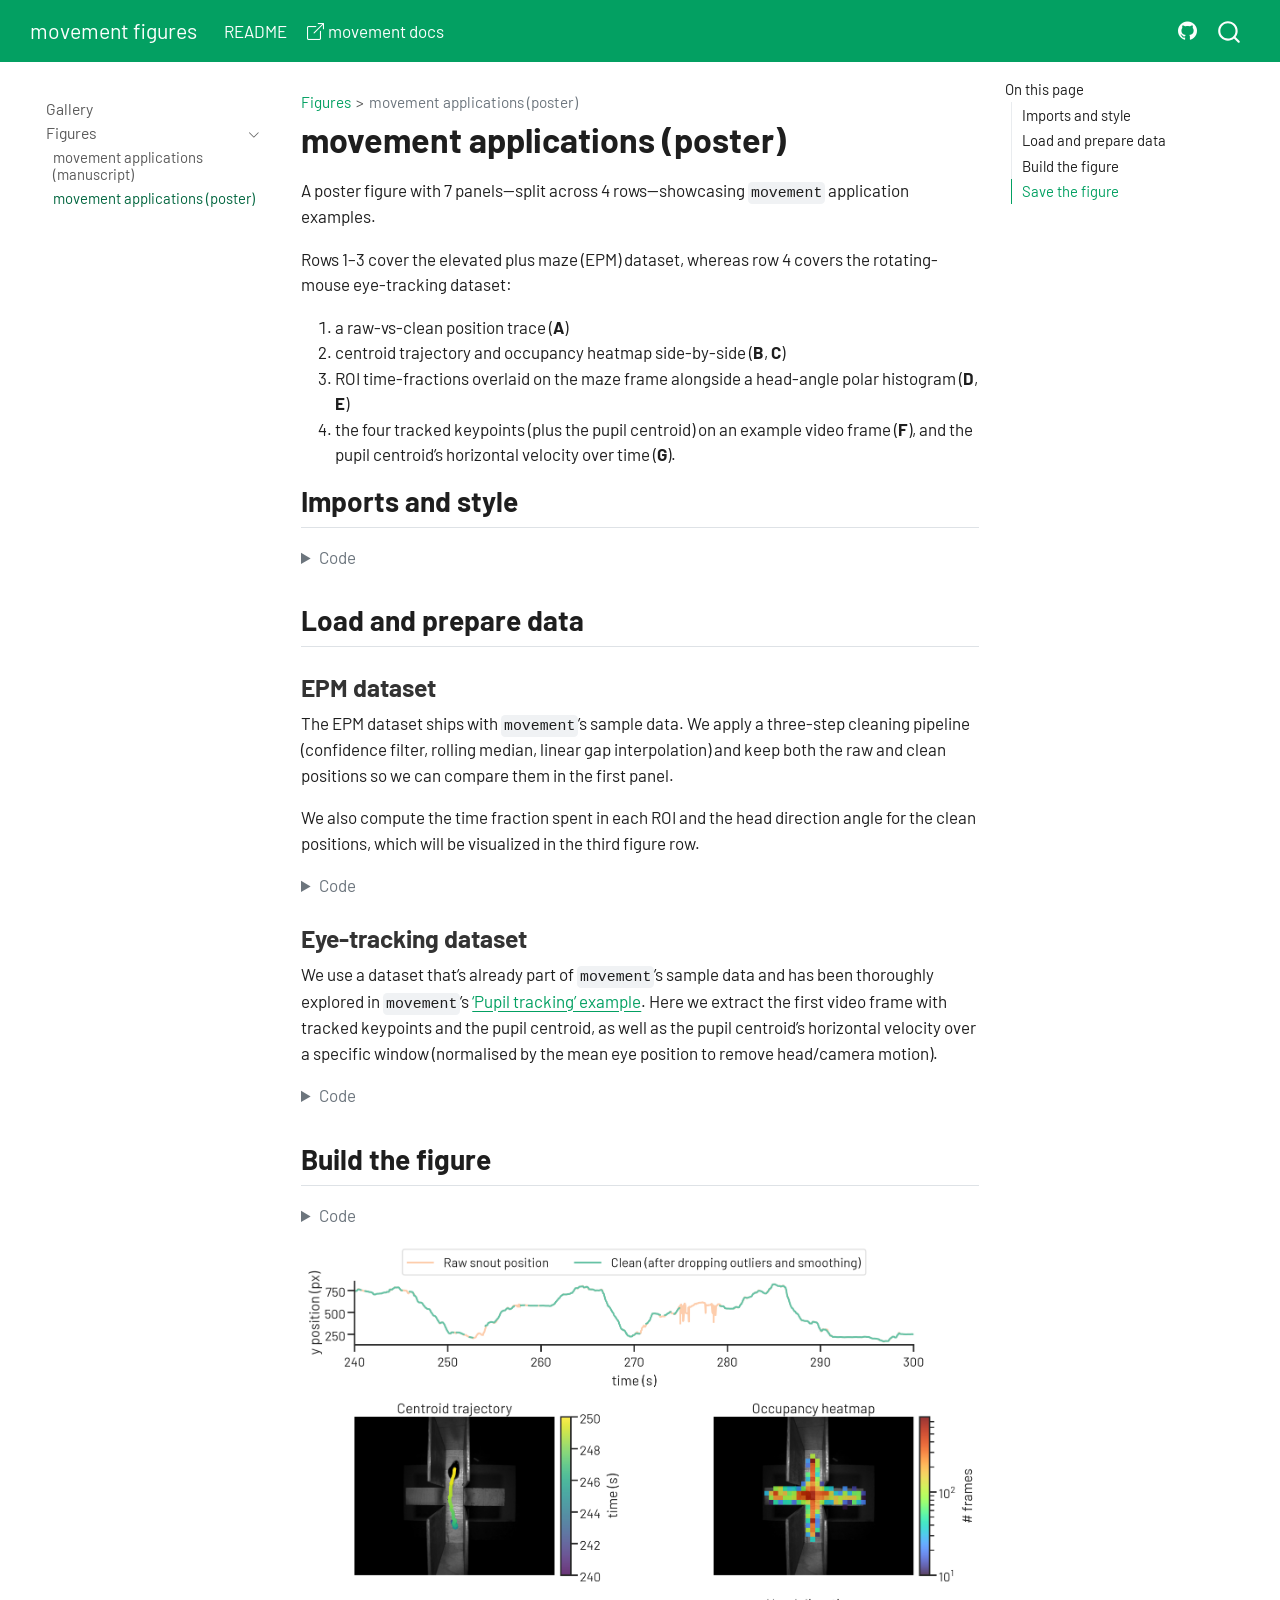
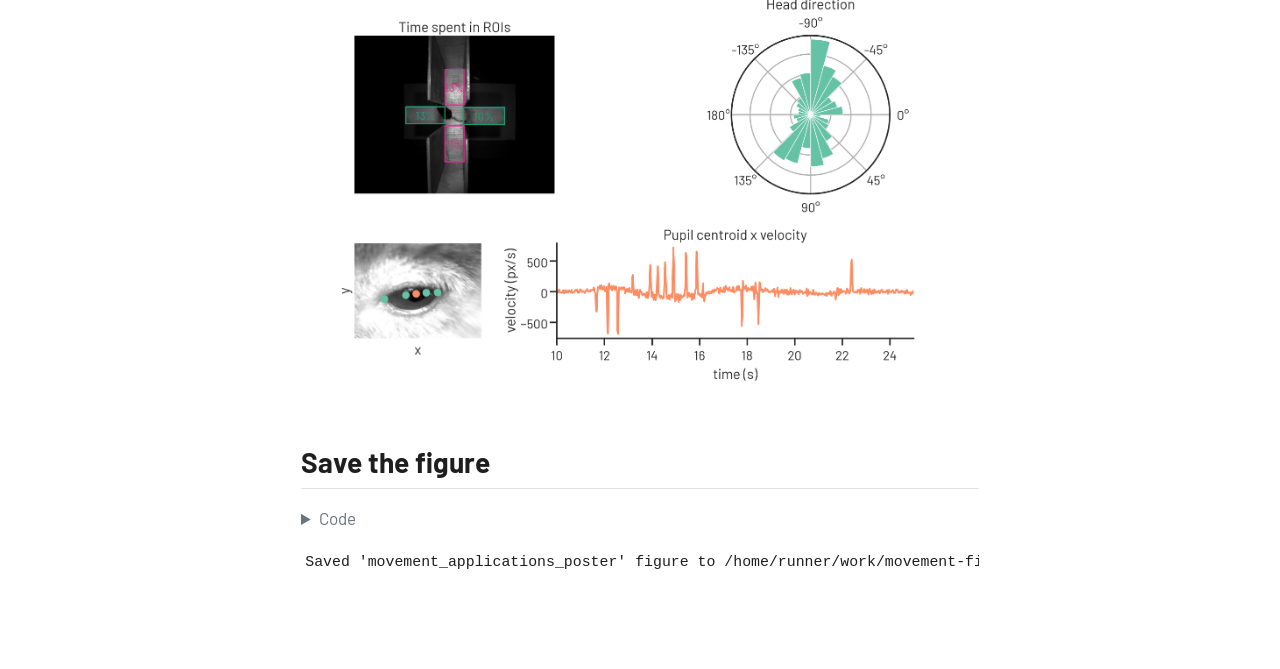
<file: figures/movement_applications_poster.html>
<!DOCTYPE html>
<html xmlns="http://www.w3.org/1999/xhtml" lang="en" xml:lang="en"><head>

<meta charset="utf-8">
<meta name="generator" content="quarto-1.11.9">

<meta name="viewport" content="width=device-width, initial-scale=1.0, user-scalable=yes">


<title>movement applications (poster) – movement figures</title>
<style>
/* Default styles provided by pandoc.
** See https://pandoc.org/MANUAL.html#variables-for-html for config info.
*/
span.smallcaps{font-variant: small-caps;}
div.columns{display: flex; gap: 1.5em;}
div.column{flex: auto;}
@media screen {
div.columns{gap: min(4vw, 1.5em);}
div.column{overflow-x: auto;}
}
div.hanging-indent{margin-left: 1.5em; text-indent: -1.5em;}
ul.task-list{list-style: none;}
ul.task-list li input[type="checkbox"] {
  width: 0.8em;
  margin: 0 0.8em 0.2em -1em; /* quarto-specific, see https://github.com/quarto-dev/quarto-cli/issues/4556 */ 
  vertical-align: middle;
}
/* CSS for syntax highlighting */
html { -webkit-text-size-adjust: 100%; }
pre > code.sourceCode { white-space: pre; position: relative; }
pre > code.sourceCode > span { display: inline-block; line-height: 1.25; }
pre > code.sourceCode > span:empty { height: 1.2em; }
.sourceCode { overflow: visible; }
code.sourceCode > span { color: inherit; text-decoration: inherit; }
div.sourceCode { margin: 1em 0; }
pre.sourceCode { margin: 0; }
@media screen {
div.sourceCode { overflow: auto; }
}
@media print {
pre > code.sourceCode { white-space: pre-wrap; }
pre > code.sourceCode > span { text-indent: -5em; padding-left: 5em; }
}
pre.numberSource code
  { counter-reset: source-line 0; }
pre.numberSource code > span
  { position: relative; left: -4em; counter-increment: source-line; }
pre.numberSource code > span > a:first-child::before
  { content: counter(source-line);
    position: relative; left: -1em; text-align: right; vertical-align: baseline;
    border: none; display: inline-block;
    -webkit-touch-callout: none; -webkit-user-select: none;
    -khtml-user-select: none; -moz-user-select: none;
    -ms-user-select: none; user-select: none;
    padding: 0 4px; width: 4em;
  }
pre.numberSource { margin-left: 3em;  padding-left: 4px; }
div.sourceCode
  {   }
@media screen {
pre > code.sourceCode > span > a:first-child::before { text-decoration: underline; }
}
</style>


<script src="../site_libs/quarto-nav/quarto-nav.js"></script>
<script src="../site_libs/quarto-nav/headroom.min.js"></script>
<script src="../site_libs/clipboard/clipboard.min.js"></script>
<script src="../site_libs/quarto-search/autocomplete.umd.js"></script>
<script src="../site_libs/quarto-search/fuse.min.js"></script>
<script src="../site_libs/quarto-search/quarto-search.js"></script>
<meta name="quarto:offset" content="../">
<link href="../movement_favicon.png" rel="icon" type="image/png">
<script src="../site_libs/quarto-html/quarto.js" type="module"></script>
<script src="../site_libs/quarto-html/tabsets/tabsets.js" type="module"></script>
<script src="../site_libs/quarto-html/scrollable-regions/scrollable-regions.js" type="module"></script>
<script src="../site_libs/quarto-html/popper.min.js"></script>
<script src="../site_libs/quarto-html/tippy.umd.min.js"></script>
<script src="../site_libs/quarto-html/anchor.min.js"></script>
<link href="../site_libs/quarto-html/tippy.css" rel="stylesheet">
<link href="../site_libs/quarto-html/quarto-syntax-highlighting-5de16f5e46225c21e2daa90d340bf64f.css" rel="stylesheet" class="quarto-color-scheme" id="quarto-text-highlighting-styles">
<link href="../site_libs/quarto-html/quarto-syntax-highlighting-dark-3218d7d29a29f08bc4fdf3802c3e3ca5.css" rel="stylesheet" class="quarto-color-scheme quarto-color-alternate" id="quarto-text-highlighting-styles">
<link href="../site_libs/quarto-html/quarto-syntax-highlighting-5de16f5e46225c21e2daa90d340bf64f.css" rel="stylesheet" class="quarto-color-scheme-extra" id="quarto-text-highlighting-styles">
<script src="../site_libs/bootstrap/bootstrap.min.js"></script>
<link href="../site_libs/bootstrap/bootstrap-icons.css" rel="stylesheet">
<link href="../site_libs/bootstrap/bootstrap-f0970495691e09e6711acdceeb6487cb.min.css" rel="stylesheet" append-hash="true" class="quarto-color-scheme" id="quarto-bootstrap" data-mode="light">
<link href="../site_libs/bootstrap/bootstrap-dark-e1bfd1bbd62c499ce324c3070b950638.min.css" rel="stylesheet" append-hash="true" class="quarto-color-scheme quarto-color-alternate" id="quarto-bootstrap" data-mode="light">
<link href="../site_libs/bootstrap/bootstrap-f0970495691e09e6711acdceeb6487cb.min.css" rel="stylesheet" append-hash="true" class="quarto-color-scheme-extra" id="quarto-bootstrap" data-mode="light">
<script id="quarto-search-options" type="application/json">{
  "location": "navbar",
  "copy-button": false,
  "collapse-after": 3,
  "panel-placement": "end",
  "type": "overlay",
  "limit": 50,
  "keyboard-shortcut": [
    "f",
    "/",
    "s"
  ],
  "show-item-context": false,
  "language": {
    "search-no-results-text": "No results",
    "search-matching-documents-text": "matching documents",
    "search-copy-link-title": "Copy link to search",
    "search-hide-matches-text": "Hide additional matches",
    "search-more-match-text": "more match in this document",
    "search-more-matches-text": "more matches in this document",
    "search-clear-button-title": "Clear",
    "search-text-placeholder": "",
    "search-detached-cancel-button-title": "Cancel",
    "search-submit-button-title": "Submit",
    "search-label": "Search"
  }
}</script>


<link rel="stylesheet" href="../custom.css">
</head>

<body class="nav-sidebar floating nav-fixed quarto-light"><a id="quarto-skip-link" class="visually-hidden-focusable" href="#quarto-document-content">Skip to main content</a>

<div id="quarto-search-results"></div>
  <header id="quarto-header" class="headroom fixed-top">
    <nav class="navbar navbar-expand-lg " data-bs-theme="dark" aria-label="Site">
      <div class="navbar-container container-fluid">
      <div class="navbar-brand-container mx-auto">
    <a class="navbar-brand" href="../index.html">
    <span class="navbar-title">movement figures</span>
    </a>
  </div>
          <button class="navbar-toggler" type="button" data-bs-toggle="collapse" data-bs-target="#navbarCollapse" aria-controls="navbarCollapse" aria-expanded="false" aria-label="Toggle navigation" onclick="if (window.quartoToggleHeadroom) { window.quartoToggleHeadroom(); }">
  <span class="navbar-toggler-icon"></span>
</button>
          <div class="collapse navbar-collapse" id="navbarCollapse">
            <ul class="navbar-nav navbar-nav-scroll me-auto">
  <li class="nav-item">
    <a class="nav-link" href="../readme.html"> 
<span class="menu-text">README</span></a>
  </li>  
  <li class="nav-item">
    <a class="nav-link" href="https://movement.neuroinformatics.dev/"> <i class="bi bi-box-arrow-up-right" role="img">
</i> 
<span class="menu-text">movement docs</span></a>
  </li>  
</ul>
            <ul class="navbar-nav navbar-nav-scroll ms-auto">
  <li class="nav-item compact">
    <a class="nav-link" href="https://github.com/neuroinformatics-unit/movement-figures"> <i class="bi bi-github" role="img" aria-label="GitHub">
</i> 
<span class="menu-text"></span></a>
  </li>  
</ul>
          </div> <!-- /navcollapse -->
            <div class="quarto-navbar-tools">
</div>
            <div id="quarto-search" class="" title="Search"></div>
      </div> <!-- /container-fluid -->
    </nav>
  <nav class="quarto-secondary-nav" aria-label="Toolbar">
    <div class="container-fluid d-flex">
      <button type="button" class="quarto-btn-toggle btn" data-bs-toggle="collapse" role="button" data-bs-target=".quarto-sidebar-collapse-item" aria-controls="quarto-sidebar" aria-expanded="false" aria-label="Toggle sidebar navigation" onclick="if (window.quartoToggleHeadroom) { window.quartoToggleHeadroom(); }">
        <i class="bi bi-layout-text-sidebar-reverse"></i>
      </button>
        <nav class="quarto-page-breadcrumbs" aria-label="Breadcrumbs"><ol class="breadcrumb"><li class="breadcrumb-item"><a href="../figures/movement_applications_manuscript.html">Figures</a></li><li class="breadcrumb-item"><a href="../figures/movement_applications_poster.html">movement applications (poster)</a></li></ol></nav>
        <a class="flex-grow-1" data-bs-toggle="collapse" data-bs-target=".quarto-sidebar-collapse-item" onclick="if (window.quartoToggleHeadroom) { window.quartoToggleHeadroom(); }">      
        </a>
    </div>
  </nav>
</header>
<!-- content -->
<div id="quarto-content" class="quarto-container page-columns page-rows-contents page-layout-article page-navbar">
<!-- sidebar -->
  <nav id="quarto-sidebar" class="sidebar collapse collapse-horizontal quarto-sidebar-collapse-item sidebar-navigation floating overflow-auto" aria-label="Section">
    <div class="sidebar-menu-container"> 
    <ul class="list-unstyled mt-1">
        <li class="sidebar-item">
  <div class="sidebar-item-container"> 
  <a href="../index.html" class="sidebar-item-text sidebar-link">
 <span class="menu-text">Gallery</span></a>
  </div>
</li>
        <li class="sidebar-item sidebar-item-section">
      <div class="sidebar-item-container"> 
            <button type="button" class="sidebar-item-text sidebar-item-toggle sidebar-link text-start" data-bs-toggle="collapse" data-bs-target="#quarto-sidebar-section-1" aria-controls="quarto-sidebar-section-1" aria-expanded="true">
 <span class="menu-text" id="quarto-sidebar-section-1-label">Figures</span><i class="bi bi-chevron-right" aria-hidden="true"></i></button>
      </div>
      <ul id="quarto-sidebar-section-1" aria-labelledby="quarto-sidebar-section-1-label" class="collapse list-unstyled sidebar-section depth1 show">  
          <li class="sidebar-item">
  <div class="sidebar-item-container"> 
  <a href="../figures/movement_applications_manuscript.html" class="sidebar-item-text sidebar-link">
 <span class="menu-text">movement applications (manuscript)</span></a>
  </div>
</li>
          <li class="sidebar-item">
  <div class="sidebar-item-container"> 
  <a href="../figures/movement_applications_poster.html" class="sidebar-item-text sidebar-link active">
 <span class="menu-text">movement applications (poster)</span></a>
  </div>
</li>
      </ul>
  </li>
    </ul>
    </div>
</nav>
<div id="quarto-sidebar-glass" class="quarto-sidebar-collapse-item" data-bs-toggle="collapse" data-bs-target=".quarto-sidebar-collapse-item"></div>
<!-- margin-sidebar -->
    <div id="quarto-margin-sidebar" class="sidebar margin-sidebar">
        <nav id="TOC" role="doc-toc" aria-labelledby="toc-title" class="toc-active">
    <h2 id="toc-title">On this page</h2>
   
  <ul>
  <li><a href="#imports-and-style" id="toc-imports-and-style" class="nav-link active" data-scroll-target="#imports-and-style">Imports and style</a></li>
  <li><a href="#load-and-prepare-data" id="toc-load-and-prepare-data" class="nav-link" data-scroll-target="#load-and-prepare-data">Load and prepare data</a>
  <ul class="collapse">
  <li><a href="#epm-dataset" id="toc-epm-dataset" class="nav-link" data-scroll-target="#epm-dataset">EPM dataset</a></li>
  <li><a href="#eye-tracking-dataset" id="toc-eye-tracking-dataset" class="nav-link" data-scroll-target="#eye-tracking-dataset">Eye-tracking dataset</a></li>
  </ul></li>
  <li><a href="#build-the-figure" id="toc-build-the-figure" class="nav-link" data-scroll-target="#build-the-figure">Build the figure</a></li>
  <li><a href="#save-the-figure" id="toc-save-the-figure" class="nav-link" data-scroll-target="#save-the-figure">Save the figure</a></li>
  </ul>
</nav>
    </div>
<!-- main -->
<main class="content" id="quarto-document-content" tabindex="-1">

<header id="title-block-header" class="quarto-title-block default"><nav class="quarto-page-breadcrumbs quarto-title-breadcrumbs d-none d-lg-block" aria-label="Breadcrumbs"><ol class="breadcrumb"><li class="breadcrumb-item"><a href="../figures/movement_applications_manuscript.html">Figures</a></li><li class="breadcrumb-item"><a href="../figures/movement_applications_poster.html">movement applications (poster)</a></li></ol></nav>
<div class="quarto-title">
<h1 class="title">movement applications (poster)</h1>
</div>



<div class="quarto-title-meta">

    
  
    
  </div>
  


</header>


<p>A poster figure with 7 panels—split across 4 rows—showcasing <code>movement</code> application examples.</p>
<p>Rows 1–3 cover the elevated plus maze (EPM) dataset, whereas row 4 covers the rotating-mouse eye-tracking dataset:</p>
<ol type="1">
<li>a raw-vs-clean position trace (<strong>A</strong>)</li>
<li>centroid trajectory and occupancy heatmap side-by-side (<strong>B</strong>, <strong>C</strong>)</li>
<li>ROI time-fractions overlaid on the maze frame alongside a head-angle polar histogram (<strong>D</strong>, <strong>E</strong>)</li>
<li>the four tracked keypoints (plus the pupil centroid) on an example video frame (<strong>F</strong>), and the pupil centroid’s horizontal velocity over time (<strong>G</strong>).</li>
</ol>
<section id="imports-and-style" class="level2">
<h2 class="anchored" data-anchor-id="imports-and-style">Imports and style</h2>
<div id="85930070" class="cell" data-execution_count="1">
<details class="code-fold">
<summary>Code</summary>
<div class="code-copy-outer-scaffold"><div class="sourceCode cell-code" id="cb1"><pre class="sourceCode python code-with-copy"><code class="sourceCode python"><span id="cb1-1"><a href="#cb1-1" aria-hidden="true" tabindex="-1"></a><span class="im">import</span> numpy <span class="im">as</span> np</span>
<span id="cb1-2"><a href="#cb1-2" aria-hidden="true" tabindex="-1"></a><span class="im">import</span> matplotlib.pyplot <span class="im">as</span> plt</span>
<span id="cb1-3"><a href="#cb1-3" aria-hidden="true" tabindex="-1"></a><span class="im">import</span> sleap_io <span class="im">as</span> sio</span>
<span id="cb1-4"><a href="#cb1-4" aria-hidden="true" tabindex="-1"></a><span class="im">import</span> xarray <span class="im">as</span> xr</span>
<span id="cb1-5"><a href="#cb1-5" aria-hidden="true" tabindex="-1"></a></span>
<span id="cb1-6"><a href="#cb1-6" aria-hidden="true" tabindex="-1"></a><span class="im">from</span> movement <span class="im">import</span> sample_data</span>
<span id="cb1-7"><a href="#cb1-7" aria-hidden="true" tabindex="-1"></a><span class="im">from</span> movement.filtering <span class="im">import</span> (</span>
<span id="cb1-8"><a href="#cb1-8" aria-hidden="true" tabindex="-1"></a>    filter_by_confidence,</span>
<span id="cb1-9"><a href="#cb1-9" aria-hidden="true" tabindex="-1"></a>    interpolate_over_time,</span>
<span id="cb1-10"><a href="#cb1-10" aria-hidden="true" tabindex="-1"></a>    rolling_filter,</span>
<span id="cb1-11"><a href="#cb1-11" aria-hidden="true" tabindex="-1"></a>)</span>
<span id="cb1-12"><a href="#cb1-12" aria-hidden="true" tabindex="-1"></a><span class="im">from</span> movement.kinematics <span class="im">import</span> compute_forward_vector_angle, compute_velocity</span>
<span id="cb1-13"><a href="#cb1-13" aria-hidden="true" tabindex="-1"></a><span class="im">from</span> movement.plots <span class="im">import</span> plot_centroid_trajectory, plot_occupancy</span>
<span id="cb1-14"><a href="#cb1-14" aria-hidden="true" tabindex="-1"></a><span class="im">from</span> movement.roi <span class="im">import</span> compute_region_occupancy, load_rois</span>
<span id="cb1-15"><a href="#cb1-15" aria-hidden="true" tabindex="-1"></a></span>
<span id="cb1-16"><a href="#cb1-16" aria-hidden="true" tabindex="-1"></a><span class="im">from</span> movement_figures <span class="im">import</span> (</span>
<span id="cb1-17"><a href="#cb1-17" aria-hidden="true" tabindex="-1"></a>    add_inset_colorbar,</span>
<span id="cb1-18"><a href="#cb1-18" aria-hidden="true" tabindex="-1"></a>    apply_style,</span>
<span id="cb1-19"><a href="#cb1-19" aria-hidden="true" tabindex="-1"></a>    data_dir,</span>
<span id="cb1-20"><a href="#cb1-20" aria-hidden="true" tabindex="-1"></a>    figure_size,</span>
<span id="cb1-21"><a href="#cb1-21" aria-hidden="true" tabindex="-1"></a>    get_color,</span>
<span id="cb1-22"><a href="#cb1-22" aria-hidden="true" tabindex="-1"></a>    plot_polar_histogram,</span>
<span id="cb1-23"><a href="#cb1-23" aria-hidden="true" tabindex="-1"></a>    save_figure,</span>
<span id="cb1-24"><a href="#cb1-24" aria-hidden="true" tabindex="-1"></a>)</span>
<span id="cb1-25"><a href="#cb1-25" aria-hidden="true" tabindex="-1"></a></span>
<span id="cb1-26"><a href="#cb1-26" aria-hidden="true" tabindex="-1"></a>apply_style(<span class="st">"poster"</span>)</span></code></pre></div><button title="Copy to Clipboard" class="code-copy-button"><i class="bi"></i></button></div>
</details>
</div>
</section>
<section id="load-and-prepare-data" class="level2">
<h2 class="anchored" data-anchor-id="load-and-prepare-data">Load and prepare data</h2>
<section id="epm-dataset" class="level3">
<h3 class="anchored" data-anchor-id="epm-dataset">EPM dataset</h3>
<p>The EPM dataset ships with <code>movement</code>’s sample data. We apply a three-step cleaning pipeline (confidence filter, rolling median, linear gap interpolation) and keep both the raw and clean positions so we can compare them in the first panel.</p>
<p>We also compute the time fraction spent in each ROI and the head direction angle for the clean positions, which will be visualized in the third figure row.</p>
<div id="8476484b" class="cell" data-execution_count="2">
<details class="code-fold">
<summary>Code</summary>
<div class="code-copy-outer-scaffold"><div class="sourceCode cell-code" id="cb2"><pre class="sourceCode python code-with-copy"><code class="sourceCode python"><span id="cb2-1"><a href="#cb2-1" aria-hidden="true" tabindex="-1"></a>ds <span class="op">=</span> sample_data.fetch_dataset(</span>
<span id="cb2-2"><a href="#cb2-2" aria-hidden="true" tabindex="-1"></a>    <span class="st">"DLC_single-mouse_EPM.predictions.h5"</span>, with_video<span class="op">=</span><span class="va">True</span></span>
<span id="cb2-3"><a href="#cb2-3" aria-hidden="true" tabindex="-1"></a>)</span>
<span id="cb2-4"><a href="#cb2-4" aria-hidden="true" tabindex="-1"></a>frame <span class="op">=</span> plt.imread(ds.frame_path)</span>
<span id="cb2-5"><a href="#cb2-5" aria-hidden="true" tabindex="-1"></a>frame_h, frame_w <span class="op">=</span> frame.shape[:<span class="dv">2</span>]</span>
<span id="cb2-6"><a href="#cb2-6" aria-hidden="true" tabindex="-1"></a></span>
<span id="cb2-7"><a href="#cb2-7" aria-hidden="true" tabindex="-1"></a><span class="co"># Trajectory-panel background: the frame at the end of its time window.</span></span>
<span id="cb2-8"><a href="#cb2-8" aria-hidden="true" tabindex="-1"></a>video <span class="op">=</span> sio.load_video(ds.video_path)</span>
<span id="cb2-9"><a href="#cb2-9" aria-hidden="true" tabindex="-1"></a>traj_end_sec <span class="op">=</span> <span class="dv">250</span></span>
<span id="cb2-10"><a href="#cb2-10" aria-hidden="true" tabindex="-1"></a>traj_frame <span class="op">=</span> video[<span class="bu">int</span>(traj_end_sec <span class="op">*</span> ds.fps)]</span>
<span id="cb2-11"><a href="#cb2-11" aria-hidden="true" tabindex="-1"></a></span>
<span id="cb2-12"><a href="#cb2-12" aria-hidden="true" tabindex="-1"></a>pos_conf <span class="op">=</span> filter_by_confidence(ds.position, ds.confidence, threshold<span class="op">=</span><span class="fl">0.99</span>)</span>
<span id="cb2-13"><a href="#cb2-13" aria-hidden="true" tabindex="-1"></a>pos_smooth <span class="op">=</span> rolling_filter(pos_conf, window<span class="op">=</span><span class="dv">9</span>, statistic<span class="op">=</span><span class="st">"median"</span>, min_periods<span class="op">=</span><span class="dv">3</span>)</span>
<span id="cb2-14"><a href="#cb2-14" aria-hidden="true" tabindex="-1"></a>pos_clean <span class="op">=</span> interpolate_over_time(pos_smooth, method<span class="op">=</span><span class="st">"linear"</span>, max_gap<span class="op">=</span><span class="dv">5</span>)</span>
<span id="cb2-15"><a href="#cb2-15" aria-hidden="true" tabindex="-1"></a></span>
<span id="cb2-16"><a href="#cb2-16" aria-hidden="true" tabindex="-1"></a>positions <span class="op">=</span> xr.concat([ds.position, pos_clean], dim<span class="op">=</span><span class="st">"data"</span>)</span>
<span id="cb2-17"><a href="#cb2-17" aria-hidden="true" tabindex="-1"></a>positions.coords[<span class="st">"data"</span>] <span class="op">=</span> [<span class="st">"raw"</span>, <span class="st">"clean"</span>]</span>
<span id="cb2-18"><a href="#cb2-18" aria-hidden="true" tabindex="-1"></a></span>
<span id="cb2-19"><a href="#cb2-19" aria-hidden="true" tabindex="-1"></a>rois <span class="op">=</span> load_rois(data_dir() <span class="op">/</span> <span class="st">"EPM_rois.geojson"</span>)</span>
<span id="cb2-20"><a href="#cb2-20" aria-hidden="true" tabindex="-1"></a></span>
<span id="cb2-21"><a href="#cb2-21" aria-hidden="true" tabindex="-1"></a><span class="co"># The mouse is "in" an ROI only when both centre and tailbase are inside it.</span></span>
<span id="cb2-22"><a href="#cb2-22" aria-hidden="true" tabindex="-1"></a>roi_occ <span class="op">=</span> compute_region_occupancy(pos_clean, rois)</span>
<span id="cb2-23"><a href="#cb2-23" aria-hidden="true" tabindex="-1"></a>mouse_in_roi <span class="op">=</span> roi_occ.sel(</span>
<span id="cb2-24"><a href="#cb2-24" aria-hidden="true" tabindex="-1"></a>    keypoint<span class="op">=</span>[<span class="st">"centre"</span>, <span class="st">"tailbase"</span>],</span>
<span id="cb2-25"><a href="#cb2-25" aria-hidden="true" tabindex="-1"></a>    individual<span class="op">=</span><span class="st">"id_0"</span>,</span>
<span id="cb2-26"><a href="#cb2-26" aria-hidden="true" tabindex="-1"></a>).<span class="bu">all</span>(dim<span class="op">=</span><span class="st">"keypoint"</span>)</span>
<span id="cb2-27"><a href="#cb2-27" aria-hidden="true" tabindex="-1"></a></span>
<span id="cb2-28"><a href="#cb2-28" aria-hidden="true" tabindex="-1"></a>pct_time_in_roi <span class="op">=</span> (</span>
<span id="cb2-29"><a href="#cb2-29" aria-hidden="true" tabindex="-1"></a>    mouse_in_roi.<span class="bu">sum</span>(dim<span class="op">=</span><span class="st">"time"</span>) <span class="op">/</span> mouse_in_roi.sizes[<span class="st">"time"</span>] <span class="op">*</span> <span class="dv">100</span></span>
<span id="cb2-30"><a href="#cb2-30" aria-hidden="true" tabindex="-1"></a>)</span>
<span id="cb2-31"><a href="#cb2-31" aria-hidden="true" tabindex="-1"></a></span>
<span id="cb2-32"><a href="#cb2-32" aria-hidden="true" tabindex="-1"></a><span class="co"># Radians, clockwise from the positive x-axis.</span></span>
<span id="cb2-33"><a href="#cb2-33" aria-hidden="true" tabindex="-1"></a>head_angle <span class="op">=</span> compute_forward_vector_angle(</span>
<span id="cb2-34"><a href="#cb2-34" aria-hidden="true" tabindex="-1"></a>    pos_clean.sel(individual<span class="op">=</span><span class="st">"id_0"</span>),</span>
<span id="cb2-35"><a href="#cb2-35" aria-hidden="true" tabindex="-1"></a>    left_keypoint<span class="op">=</span><span class="st">"left_ear"</span>,</span>
<span id="cb2-36"><a href="#cb2-36" aria-hidden="true" tabindex="-1"></a>    right_keypoint<span class="op">=</span><span class="st">"right_ear"</span>,</span>
<span id="cb2-37"><a href="#cb2-37" aria-hidden="true" tabindex="-1"></a>    reference_vector<span class="op">=</span>(<span class="dv">1</span>, <span class="dv">0</span>),</span>
<span id="cb2-38"><a href="#cb2-38" aria-hidden="true" tabindex="-1"></a>    camera_view<span class="op">=</span><span class="st">"top_down"</span>,</span>
<span id="cb2-39"><a href="#cb2-39" aria-hidden="true" tabindex="-1"></a>    in_degrees<span class="op">=</span><span class="va">False</span>,</span>
<span id="cb2-40"><a href="#cb2-40" aria-hidden="true" tabindex="-1"></a>)</span></code></pre></div><button title="Copy to Clipboard" class="code-copy-button"><i class="bi"></i></button></div>
</details>
</div>
</section>
<section id="eye-tracking-dataset" class="level3">
<h3 class="anchored" data-anchor-id="eye-tracking-dataset">Eye-tracking dataset</h3>
<p>We use a dataset that’s already part of <code>movement</code>’s sample data and has been thoroughly explored in <code>movement</code>’s <a href="https://movement.neuroinformatics.dev/latest/examples/mouse_eye_movements.html">‘Pupil tracking’ example</a>. Here we extract the first video frame with tracked keypoints and the pupil centroid, as well as the pupil centroid’s horizontal velocity over a specific window (normalised by the mean eye position to remove head/camera motion).</p>
<div id="f7410b4e" class="cell" data-execution_count="3">
<details class="code-fold">
<summary>Code</summary>
<div class="code-copy-outer-scaffold"><div class="sourceCode cell-code" id="cb3"><pre class="sourceCode python code-with-copy"><code class="sourceCode python"><span id="cb3-1"><a href="#cb3-1" aria-hidden="true" tabindex="-1"></a>eye_ds <span class="op">=</span> sample_data.fetch_dataset(</span>
<span id="cb3-2"><a href="#cb3-2" aria-hidden="true" tabindex="-1"></a>    <span class="st">"DLC_rotating-mouse_eye-tracking_stim-black.predictions.h5"</span>,</span>
<span id="cb3-3"><a href="#cb3-3" aria-hidden="true" tabindex="-1"></a>    with_video<span class="op">=</span><span class="va">True</span>,</span>
<span id="cb3-4"><a href="#cb3-4" aria-hidden="true" tabindex="-1"></a>)</span>
<span id="cb3-5"><a href="#cb3-5" aria-hidden="true" tabindex="-1"></a>frame0 <span class="op">=</span> sio.load_video(eye_ds.video_path)[<span class="dv">0</span>]</span>
<span id="cb3-6"><a href="#cb3-6" aria-hidden="true" tabindex="-1"></a></span>
<span id="cb3-7"><a href="#cb3-7" aria-hidden="true" tabindex="-1"></a><span class="co"># Panel F</span></span>
<span id="cb3-8"><a href="#cb3-8" aria-hidden="true" tabindex="-1"></a>pos0 <span class="op">=</span> eye_ds.position.isel(time<span class="op">=</span><span class="dv">0</span>).squeeze()</span>
<span id="cb3-9"><a href="#cb3-9" aria-hidden="true" tabindex="-1"></a>centroid0 <span class="op">=</span> pos0.sel(keypoint<span class="op">=</span>[<span class="st">"pupil-L"</span>, <span class="st">"pupil-R"</span>]).mean(<span class="st">"keypoint"</span>)</span>
<span id="cb3-10"><a href="#cb3-10" aria-hidden="true" tabindex="-1"></a></span>
<span id="cb3-11"><a href="#cb3-11" aria-hidden="true" tabindex="-1"></a><span class="co"># Panel G: relative to the eye midpoint, to remove head/camera motion.</span></span>
<span id="cb3-12"><a href="#cb3-12" aria-hidden="true" tabindex="-1"></a>eye_mid <span class="op">=</span> eye_ds.position.sel(keypoint<span class="op">=</span>[<span class="st">"eye-L"</span>, <span class="st">"eye-R"</span>]).mean(<span class="st">"keypoint"</span>)</span>
<span id="cb3-13"><a href="#cb3-13" aria-hidden="true" tabindex="-1"></a>pos_norm <span class="op">=</span> eye_ds.position <span class="op">-</span> eye_mid</span>
<span id="cb3-14"><a href="#cb3-14" aria-hidden="true" tabindex="-1"></a>pupil_c <span class="op">=</span> pos_norm.sel(keypoint<span class="op">=</span>[<span class="st">"pupil-L"</span>, <span class="st">"pupil-R"</span>]).mean(<span class="st">"keypoint"</span>)</span>
<span id="cb3-15"><a href="#cb3-15" aria-hidden="true" tabindex="-1"></a>velocity <span class="op">=</span> compute_velocity(pupil_c)</span>
<span id="cb3-16"><a href="#cb3-16" aria-hidden="true" tabindex="-1"></a>vx <span class="op">=</span> velocity.sel(space<span class="op">=</span><span class="st">"x"</span>).squeeze().sel(time<span class="op">=</span><span class="bu">slice</span>(<span class="dv">10</span>, <span class="dv">25</span>))</span></code></pre></div><button title="Copy to Clipboard" class="code-copy-button"><i class="bi"></i></button></div>
</details>
</div>
</section>
</section>
<section id="build-the-figure" class="level2">
<h2 class="anchored" data-anchor-id="build-the-figure">Build the figure</h2>
<div id="28f4b811" class="cell" data-execution_count="4">
<details class="code-fold">
<summary>Code</summary>
<div class="code-copy-outer-scaffold"><div class="sourceCode cell-code" id="cb4"><pre class="sourceCode python code-with-copy"><code class="sourceCode python"><span id="cb4-1"><a href="#cb4-1" aria-hidden="true" tabindex="-1"></a>fig <span class="op">=</span> plt.figure(figsize<span class="op">=</span>figure_size(<span class="st">"double"</span>, height<span class="op">=</span><span class="fl">17.5</span>))</span>
<span id="cb4-2"><a href="#cb4-2" aria-hidden="true" tabindex="-1"></a>fig.get_layout_engine().<span class="bu">set</span>(hspace<span class="op">=</span><span class="fl">0.06</span>, wspace<span class="op">=</span><span class="fl">0.08</span>)</span>
<span id="cb4-3"><a href="#cb4-3" aria-hidden="true" tabindex="-1"></a><span class="co"># One grid for all rows (no subgridspec) so constrained layout aligns edges.</span></span>
<span id="cb4-4"><a href="#cb4-4" aria-hidden="true" tabindex="-1"></a><span class="co"># Columns split rows 2-3 in halves (5+3 | 8) and row 4 narrow/wide (5 | 3+8).</span></span>
<span id="cb4-5"><a href="#cb4-5" aria-hidden="true" tabindex="-1"></a>gs <span class="op">=</span> fig.add_gridspec(<span class="dv">4</span>, <span class="dv">3</span>, height_ratios<span class="op">=</span>[<span class="dv">2</span>, <span class="dv">5</span>, <span class="dv">5</span>, <span class="dv">3</span>], width_ratios<span class="op">=</span>[<span class="dv">5</span>, <span class="dv">3</span>, <span class="dv">8</span>])</span>
<span id="cb4-6"><a href="#cb4-6" aria-hidden="true" tabindex="-1"></a></span>
<span id="cb4-7"><a href="#cb4-7" aria-hidden="true" tabindex="-1"></a>ax_trace <span class="op">=</span> fig.add_subplot(gs[<span class="dv">0</span>, :])</span>
<span id="cb4-8"><a href="#cb4-8" aria-hidden="true" tabindex="-1"></a>ax_traj  <span class="op">=</span> fig.add_subplot(gs[<span class="dv">1</span>, :<span class="dv">2</span>])</span>
<span id="cb4-9"><a href="#cb4-9" aria-hidden="true" tabindex="-1"></a>ax_heat  <span class="op">=</span> fig.add_subplot(gs[<span class="dv">1</span>, <span class="dv">2</span>])</span>
<span id="cb4-10"><a href="#cb4-10" aria-hidden="true" tabindex="-1"></a>ax_roi   <span class="op">=</span> fig.add_subplot(gs[<span class="dv">2</span>, :<span class="dv">2</span>])</span>
<span id="cb4-11"><a href="#cb4-11" aria-hidden="true" tabindex="-1"></a>ax_polar <span class="op">=</span> fig.add_subplot(gs[<span class="dv">2</span>, <span class="dv">2</span>], projection<span class="op">=</span><span class="st">"polar"</span>)</span>
<span id="cb4-12"><a href="#cb4-12" aria-hidden="true" tabindex="-1"></a>ax_frame <span class="op">=</span> fig.add_subplot(gs[<span class="dv">3</span>, <span class="dv">0</span>])</span>
<span id="cb4-13"><a href="#cb4-13" aria-hidden="true" tabindex="-1"></a>ax_vel   <span class="op">=</span> fig.add_subplot(gs[<span class="dv">3</span>, <span class="dv">1</span>:])</span>
<span id="cb4-14"><a href="#cb4-14" aria-hidden="true" tabindex="-1"></a></span>
<span id="cb4-15"><a href="#cb4-15" aria-hidden="true" tabindex="-1"></a><span class="co"># ------------------------------------------------------------------ #</span></span>
<span id="cb4-16"><a href="#cb4-16" aria-hidden="true" tabindex="-1"></a><span class="co"># Panel A: raw vs clean snout y-position                              #</span></span>
<span id="cb4-17"><a href="#cb4-17" aria-hidden="true" tabindex="-1"></a><span class="co"># ------------------------------------------------------------------ #</span></span>
<span id="cb4-18"><a href="#cb4-18" aria-hidden="true" tabindex="-1"></a>pos_sel <span class="op">=</span> positions.sel(</span>
<span id="cb4-19"><a href="#cb4-19" aria-hidden="true" tabindex="-1"></a>    keypoint<span class="op">=</span><span class="st">"snout"</span>,</span>
<span id="cb4-20"><a href="#cb4-20" aria-hidden="true" tabindex="-1"></a>    individual<span class="op">=</span><span class="st">"id_0"</span>,</span>
<span id="cb4-21"><a href="#cb4-21" aria-hidden="true" tabindex="-1"></a>    space<span class="op">=</span><span class="st">"y"</span>,</span>
<span id="cb4-22"><a href="#cb4-22" aria-hidden="true" tabindex="-1"></a>    time<span class="op">=</span><span class="bu">slice</span>(<span class="dv">240</span>, <span class="dv">300</span>),</span>
<span id="cb4-23"><a href="#cb4-23" aria-hidden="true" tabindex="-1"></a>)</span>
<span id="cb4-24"><a href="#cb4-24" aria-hidden="true" tabindex="-1"></a>pos_sel.sel(data<span class="op">=</span><span class="st">"raw"</span>).plot.line(</span>
<span id="cb4-25"><a href="#cb4-25" aria-hidden="true" tabindex="-1"></a>    ax<span class="op">=</span>ax_trace, color<span class="op">=</span>get_color(<span class="st">"orange"</span>, <span class="st">"Pastel2"</span>), alpha<span class="op">=</span><span class="fl">1.0</span>,</span>
<span id="cb4-26"><a href="#cb4-26" aria-hidden="true" tabindex="-1"></a>    label<span class="op">=</span><span class="st">"Raw snout position"</span>,</span>
<span id="cb4-27"><a href="#cb4-27" aria-hidden="true" tabindex="-1"></a>)</span>
<span id="cb4-28"><a href="#cb4-28" aria-hidden="true" tabindex="-1"></a>pos_sel.sel(data<span class="op">=</span><span class="st">"clean"</span>).plot.line(</span>
<span id="cb4-29"><a href="#cb4-29" aria-hidden="true" tabindex="-1"></a>    ax<span class="op">=</span>ax_trace, color<span class="op">=</span>get_color(<span class="st">"teal"</span>, <span class="st">"Set2"</span>), alpha<span class="op">=</span><span class="fl">1.0</span>,</span>
<span id="cb4-30"><a href="#cb4-30" aria-hidden="true" tabindex="-1"></a>    label<span class="op">=</span><span class="st">"Clean (after dropping outliers and smoothing)"</span>,</span>
<span id="cb4-31"><a href="#cb4-31" aria-hidden="true" tabindex="-1"></a>)</span>
<span id="cb4-32"><a href="#cb4-32" aria-hidden="true" tabindex="-1"></a>ax_trace.set_xlim(<span class="bu">float</span>(pos_sel.time.<span class="bu">min</span>()), <span class="bu">float</span>(pos_sel.time.<span class="bu">max</span>()))</span>
<span id="cb4-33"><a href="#cb4-33" aria-hidden="true" tabindex="-1"></a>ax_trace.set_title(<span class="st">""</span>)</span>
<span id="cb4-34"><a href="#cb4-34" aria-hidden="true" tabindex="-1"></a>ax_trace.set_xlabel(<span class="st">"time (s)"</span>)</span>
<span id="cb4-35"><a href="#cb4-35" aria-hidden="true" tabindex="-1"></a>ax_trace.set_ylabel(<span class="st">"y position (px)"</span>)</span>
<span id="cb4-36"><a href="#cb4-36" aria-hidden="true" tabindex="-1"></a><span class="co"># Legend in place of the title, clear of the data.</span></span>
<span id="cb4-37"><a href="#cb4-37" aria-hidden="true" tabindex="-1"></a>ax_trace.legend(</span>
<span id="cb4-38"><a href="#cb4-38" aria-hidden="true" tabindex="-1"></a>    loc<span class="op">=</span><span class="st">"lower center"</span>, bbox_to_anchor<span class="op">=</span>(<span class="fl">0.5</span>, <span class="fl">1.0</span>), frameon<span class="op">=</span><span class="va">True</span>, framealpha<span class="op">=</span><span class="fl">0.6</span>, ncols<span class="op">=</span><span class="dv">2</span></span>
<span id="cb4-39"><a href="#cb4-39" aria-hidden="true" tabindex="-1"></a>)</span>
<span id="cb4-40"><a href="#cb4-40" aria-hidden="true" tabindex="-1"></a></span>
<span id="cb4-41"><a href="#cb4-41" aria-hidden="true" tabindex="-1"></a><span class="co"># ------------------------------------------------------------------ #</span></span>
<span id="cb4-42"><a href="#cb4-42" aria-hidden="true" tabindex="-1"></a><span class="co"># Panel B: centroid trajectory                                        #</span></span>
<span id="cb4-43"><a href="#cb4-43" aria-hidden="true" tabindex="-1"></a><span class="co"># ------------------------------------------------------------------ #</span></span>
<span id="cb4-44"><a href="#cb4-44" aria-hidden="true" tabindex="-1"></a>ax_traj.imshow(traj_frame.mean(axis<span class="op">=</span><span class="dv">2</span>), cmap<span class="op">=</span><span class="st">"gray"</span>)</span>
<span id="cb4-45"><a href="#cb4-45" aria-hidden="true" tabindex="-1"></a>plot_centroid_trajectory(</span>
<span id="cb4-46"><a href="#cb4-46" aria-hidden="true" tabindex="-1"></a>    pos_clean.sel(time<span class="op">=</span><span class="bu">slice</span>(traj_end_sec <span class="op">-</span> <span class="dv">10</span>, traj_end_sec)),</span>
<span id="cb4-47"><a href="#cb4-47" aria-hidden="true" tabindex="-1"></a>    individual<span class="op">=</span><span class="st">"id_0"</span>,</span>
<span id="cb4-48"><a href="#cb4-48" aria-hidden="true" tabindex="-1"></a>    keypoints<span class="op">=</span>[<span class="st">"centre"</span>, <span class="st">"tailbase"</span>, <span class="st">"left_ear"</span>, <span class="st">"right_ear"</span>],</span>
<span id="cb4-49"><a href="#cb4-49" aria-hidden="true" tabindex="-1"></a>    ax<span class="op">=</span>ax_traj,</span>
<span id="cb4-50"><a href="#cb4-50" aria-hidden="true" tabindex="-1"></a>    alpha<span class="op">=</span><span class="fl">0.8</span>,</span>
<span id="cb4-51"><a href="#cb4-51" aria-hidden="true" tabindex="-1"></a>    cmap<span class="op">=</span><span class="st">"viridis"</span>,</span>
<span id="cb4-52"><a href="#cb4-52" aria-hidden="true" tabindex="-1"></a>)</span>
<span id="cb4-53"><a href="#cb4-53" aria-hidden="true" tabindex="-1"></a>add_inset_colorbar(ax_traj, <span class="st">"time (s)"</span>)</span>
<span id="cb4-54"><a href="#cb4-54" aria-hidden="true" tabindex="-1"></a>ax_traj.set_anchor(<span class="st">"W"</span>)  <span class="co"># left-align the equal-aspect image with panel A</span></span>
<span id="cb4-55"><a href="#cb4-55" aria-hidden="true" tabindex="-1"></a>ax_traj.set_xlim(<span class="dv">0</span>, frame_w)</span>
<span id="cb4-56"><a href="#cb4-56" aria-hidden="true" tabindex="-1"></a>ax_traj.set_ylim(frame_h, <span class="dv">0</span>)</span>
<span id="cb4-57"><a href="#cb4-57" aria-hidden="true" tabindex="-1"></a>ax_traj.set_title(<span class="st">"Centroid trajectory"</span>)</span>
<span id="cb4-58"><a href="#cb4-58" aria-hidden="true" tabindex="-1"></a>ax_traj.axis(<span class="st">"off"</span>)</span>
<span id="cb4-59"><a href="#cb4-59" aria-hidden="true" tabindex="-1"></a></span>
<span id="cb4-60"><a href="#cb4-60" aria-hidden="true" tabindex="-1"></a><span class="co"># ------------------------------------------------------------------ #</span></span>
<span id="cb4-61"><a href="#cb4-61" aria-hidden="true" tabindex="-1"></a><span class="co"># Panel C: occupancy heatmap                                          #</span></span>
<span id="cb4-62"><a href="#cb4-62" aria-hidden="true" tabindex="-1"></a><span class="co"># ------------------------------------------------------------------ #</span></span>
<span id="cb4-63"><a href="#cb4-63" aria-hidden="true" tabindex="-1"></a>BIN_PIX <span class="op">=</span> <span class="dv">30</span></span>
<span id="cb4-64"><a href="#cb4-64" aria-hidden="true" tabindex="-1"></a>bins <span class="op">=</span> [</span>
<span id="cb4-65"><a href="#cb4-65" aria-hidden="true" tabindex="-1"></a>    np.arange(<span class="dv">0</span>, frame_w <span class="op">+</span> BIN_PIX, BIN_PIX),</span>
<span id="cb4-66"><a href="#cb4-66" aria-hidden="true" tabindex="-1"></a>    np.arange(<span class="dv">0</span>, frame_h <span class="op">+</span> BIN_PIX, BIN_PIX),</span>
<span id="cb4-67"><a href="#cb4-67" aria-hidden="true" tabindex="-1"></a>]</span>
<span id="cb4-68"><a href="#cb4-68" aria-hidden="true" tabindex="-1"></a></span>
<span id="cb4-69"><a href="#cb4-69" aria-hidden="true" tabindex="-1"></a>ax_heat.imshow(frame.mean(axis<span class="op">=</span><span class="dv">2</span>), cmap<span class="op">=</span><span class="st">"gray"</span>)</span>
<span id="cb4-70"><a href="#cb4-70" aria-hidden="true" tabindex="-1"></a>_, ax_heat, _ <span class="op">=</span> plot_occupancy(</span>
<span id="cb4-71"><a href="#cb4-71" aria-hidden="true" tabindex="-1"></a>    da<span class="op">=</span>pos_clean,</span>
<span id="cb4-72"><a href="#cb4-72" aria-hidden="true" tabindex="-1"></a>    ax<span class="op">=</span>ax_heat,</span>
<span id="cb4-73"><a href="#cb4-73" aria-hidden="true" tabindex="-1"></a>    alpha<span class="op">=</span><span class="fl">0.8</span>,</span>
<span id="cb4-74"><a href="#cb4-74" aria-hidden="true" tabindex="-1"></a>    bins<span class="op">=</span>bins,</span>
<span id="cb4-75"><a href="#cb4-75" aria-hidden="true" tabindex="-1"></a>    cmin<span class="op">=</span><span class="dv">10</span>,</span>
<span id="cb4-76"><a href="#cb4-76" aria-hidden="true" tabindex="-1"></a>    norm<span class="op">=</span><span class="st">"log"</span>,</span>
<span id="cb4-77"><a href="#cb4-77" aria-hidden="true" tabindex="-1"></a>    cmap<span class="op">=</span><span class="st">"turbo"</span>,</span>
<span id="cb4-78"><a href="#cb4-78" aria-hidden="true" tabindex="-1"></a>)</span>
<span id="cb4-79"><a href="#cb4-79" aria-hidden="true" tabindex="-1"></a>add_inset_colorbar(ax_heat, <span class="st">"# frames"</span>)</span>
<span id="cb4-80"><a href="#cb4-80" aria-hidden="true" tabindex="-1"></a>ax_heat.set_xlim(<span class="dv">0</span>, frame_w)</span>
<span id="cb4-81"><a href="#cb4-81" aria-hidden="true" tabindex="-1"></a>ax_heat.set_ylim(frame_h, <span class="dv">0</span>)</span>
<span id="cb4-82"><a href="#cb4-82" aria-hidden="true" tabindex="-1"></a>ax_heat.set_title(<span class="st">"Occupancy heatmap"</span>)</span>
<span id="cb4-83"><a href="#cb4-83" aria-hidden="true" tabindex="-1"></a>ax_heat.axis(<span class="st">"off"</span>)</span>
<span id="cb4-84"><a href="#cb4-84" aria-hidden="true" tabindex="-1"></a></span>
<span id="cb4-85"><a href="#cb4-85" aria-hidden="true" tabindex="-1"></a><span class="co"># ------------------------------------------------------------------ #</span></span>
<span id="cb4-86"><a href="#cb4-86" aria-hidden="true" tabindex="-1"></a><span class="co"># Panel D: time in ROIs                                               #</span></span>
<span id="cb4-87"><a href="#cb4-87" aria-hidden="true" tabindex="-1"></a><span class="co"># ------------------------------------------------------------------ #</span></span>
<span id="cb4-88"><a href="#cb4-88" aria-hidden="true" tabindex="-1"></a>roi_colors <span class="op">=</span> [</span>
<span id="cb4-89"><a href="#cb4-89" aria-hidden="true" tabindex="-1"></a>    get_color(<span class="st">"teal"</span>, <span class="st">"Dark2"</span>) <span class="cf">if</span> roi.name.startswith(<span class="st">"open"</span>)</span>
<span id="cb4-90"><a href="#cb4-90" aria-hidden="true" tabindex="-1"></a>    <span class="cf">else</span> get_color(<span class="st">"pink"</span>, <span class="st">"Dark2"</span>) <span class="cf">for</span> roi <span class="kw">in</span> rois</span>
<span id="cb4-91"><a href="#cb4-91" aria-hidden="true" tabindex="-1"></a>]</span>
<span id="cb4-92"><a href="#cb4-92" aria-hidden="true" tabindex="-1"></a></span>
<span id="cb4-93"><a href="#cb4-93" aria-hidden="true" tabindex="-1"></a>ax_roi.imshow(frame.mean(axis<span class="op">=</span><span class="dv">2</span>), cmap<span class="op">=</span><span class="st">"gray"</span>)</span>
<span id="cb4-94"><a href="#cb4-94" aria-hidden="true" tabindex="-1"></a><span class="cf">for</span> i, roi <span class="kw">in</span> <span class="bu">enumerate</span>(rois):</span>
<span id="cb4-95"><a href="#cb4-95" aria-hidden="true" tabindex="-1"></a>    roi.plot(</span>
<span id="cb4-96"><a href="#cb4-96" aria-hidden="true" tabindex="-1"></a>        ax<span class="op">=</span>ax_roi,</span>
<span id="cb4-97"><a href="#cb4-97" aria-hidden="true" tabindex="-1"></a>        edgecolor<span class="op">=</span>roi_colors[i],</span>
<span id="cb4-98"><a href="#cb4-98" aria-hidden="true" tabindex="-1"></a>        facecolor<span class="op">=</span><span class="st">"none"</span>,</span>
<span id="cb4-99"><a href="#cb4-99" aria-hidden="true" tabindex="-1"></a>    )</span>
<span id="cb4-100"><a href="#cb4-100" aria-hidden="true" tabindex="-1"></a>    cx, cy <span class="op">=</span> roi.region.centroid.x, roi.region.centroid.y</span>
<span id="cb4-101"><a href="#cb4-101" aria-hidden="true" tabindex="-1"></a>    ax_roi.text(</span>
<span id="cb4-102"><a href="#cb4-102" aria-hidden="true" tabindex="-1"></a>        cx, cy,</span>
<span id="cb4-103"><a href="#cb4-103" aria-hidden="true" tabindex="-1"></a>        <span class="ss">f"</span><span class="sc">{</span><span class="bu">float</span>(pct_time_in_roi[i])<span class="sc">:.0f}</span><span class="ss">%"</span>,</span>
<span id="cb4-104"><a href="#cb4-104" aria-hidden="true" tabindex="-1"></a>        color<span class="op">=</span>roi_colors[i],</span>
<span id="cb4-105"><a href="#cb4-105" aria-hidden="true" tabindex="-1"></a>        ha<span class="op">=</span><span class="st">"center"</span>,</span>
<span id="cb4-106"><a href="#cb4-106" aria-hidden="true" tabindex="-1"></a>        va<span class="op">=</span><span class="st">"center"</span>,</span>
<span id="cb4-107"><a href="#cb4-107" aria-hidden="true" tabindex="-1"></a>        fontsize<span class="op">=</span><span class="st">"small"</span>,</span>
<span id="cb4-108"><a href="#cb4-108" aria-hidden="true" tabindex="-1"></a>    )</span>
<span id="cb4-109"><a href="#cb4-109" aria-hidden="true" tabindex="-1"></a>ax_roi.set_xlim(<span class="dv">0</span>, frame_w)</span>
<span id="cb4-110"><a href="#cb4-110" aria-hidden="true" tabindex="-1"></a>ax_roi.set_ylim(frame_h, <span class="dv">0</span>)</span>
<span id="cb4-111"><a href="#cb4-111" aria-hidden="true" tabindex="-1"></a>ax_roi.set_title(<span class="st">"Time spent in ROIs"</span>)</span>
<span id="cb4-112"><a href="#cb4-112" aria-hidden="true" tabindex="-1"></a>ax_roi.axis(<span class="st">"off"</span>)</span>
<span id="cb4-113"><a href="#cb4-113" aria-hidden="true" tabindex="-1"></a>ax_roi.set_anchor(<span class="st">"W"</span>)  <span class="co"># left-align with panel A</span></span>
<span id="cb4-114"><a href="#cb4-114" aria-hidden="true" tabindex="-1"></a></span>
<span id="cb4-115"><a href="#cb4-115" aria-hidden="true" tabindex="-1"></a><span class="co"># ------------------------------------------------------------------ #</span></span>
<span id="cb4-116"><a href="#cb4-116" aria-hidden="true" tabindex="-1"></a><span class="co"># Panel E: head direction polar histogram                             #</span></span>
<span id="cb4-117"><a href="#cb4-117" aria-hidden="true" tabindex="-1"></a><span class="co"># ------------------------------------------------------------------ #</span></span>
<span id="cb4-118"><a href="#cb4-118" aria-hidden="true" tabindex="-1"></a>plot_polar_histogram(head_angle.sel(time<span class="op">=</span><span class="bu">slice</span>(<span class="dv">150</span>, <span class="dv">300</span>)), ax<span class="op">=</span>ax_polar)</span>
<span id="cb4-119"><a href="#cb4-119" aria-hidden="true" tabindex="-1"></a>ax_polar.set_title(<span class="st">"Head direction"</span>, pad<span class="op">=</span><span class="dv">45</span>)</span>
<span id="cb4-120"><a href="#cb4-120" aria-hidden="true" tabindex="-1"></a></span>
<span id="cb4-121"><a href="#cb4-121" aria-hidden="true" tabindex="-1"></a><span class="co"># ------------------------------------------------------------------ #</span></span>
<span id="cb4-122"><a href="#cb4-122" aria-hidden="true" tabindex="-1"></a><span class="co"># Panel F: example eye frame with tracked keypoints + centroid        #</span></span>
<span id="cb4-123"><a href="#cb4-123" aria-hidden="true" tabindex="-1"></a><span class="co"># ------------------------------------------------------------------ #</span></span>
<span id="cb4-124"><a href="#cb4-124" aria-hidden="true" tabindex="-1"></a>ax_frame.imshow(frame0, cmap<span class="op">=</span><span class="st">"gray"</span>)</span>
<span id="cb4-125"><a href="#cb4-125" aria-hidden="true" tabindex="-1"></a>ax_frame.scatter(</span>
<span id="cb4-126"><a href="#cb4-126" aria-hidden="true" tabindex="-1"></a>    pos0.sel(space<span class="op">=</span><span class="st">"x"</span>),</span>
<span id="cb4-127"><a href="#cb4-127" aria-hidden="true" tabindex="-1"></a>    pos0.sel(space<span class="op">=</span><span class="st">"y"</span>),</span>
<span id="cb4-128"><a href="#cb4-128" aria-hidden="true" tabindex="-1"></a>    s<span class="op">=</span><span class="dv">120</span>,</span>
<span id="cb4-129"><a href="#cb4-129" aria-hidden="true" tabindex="-1"></a>    color<span class="op">=</span>get_color(<span class="st">"teal"</span>, <span class="st">"Set2"</span>),</span>
<span id="cb4-130"><a href="#cb4-130" aria-hidden="true" tabindex="-1"></a>)</span>
<span id="cb4-131"><a href="#cb4-131" aria-hidden="true" tabindex="-1"></a>ax_frame.scatter(</span>
<span id="cb4-132"><a href="#cb4-132" aria-hidden="true" tabindex="-1"></a>    centroid0.sel(space<span class="op">=</span><span class="st">"x"</span>),</span>
<span id="cb4-133"><a href="#cb4-133" aria-hidden="true" tabindex="-1"></a>    centroid0.sel(space<span class="op">=</span><span class="st">"y"</span>),</span>
<span id="cb4-134"><a href="#cb4-134" aria-hidden="true" tabindex="-1"></a>    s<span class="op">=</span><span class="dv">120</span>,</span>
<span id="cb4-135"><a href="#cb4-135" aria-hidden="true" tabindex="-1"></a>    color<span class="op">=</span>get_color(<span class="st">"orange"</span>, <span class="st">"Set2"</span>),</span>
<span id="cb4-136"><a href="#cb4-136" aria-hidden="true" tabindex="-1"></a>)</span>
<span id="cb4-137"><a href="#cb4-137" aria-hidden="true" tabindex="-1"></a>ax_frame.invert_yaxis()  <span class="co"># the dataset was captured flipped</span></span>
<span id="cb4-138"><a href="#cb4-138" aria-hidden="true" tabindex="-1"></a></span>
<span id="cb4-139"><a href="#cb4-139" aria-hidden="true" tabindex="-1"></a><span class="co"># Like axis("off"), but keeping the x/y labels.</span></span>
<span id="cb4-140"><a href="#cb4-140" aria-hidden="true" tabindex="-1"></a>ax_frame.set_xticks([])</span>
<span id="cb4-141"><a href="#cb4-141" aria-hidden="true" tabindex="-1"></a>ax_frame.set_yticks([])</span>
<span id="cb4-142"><a href="#cb4-142" aria-hidden="true" tabindex="-1"></a><span class="cf">for</span> spine <span class="kw">in</span> ax_frame.spines.values():</span>
<span id="cb4-143"><a href="#cb4-143" aria-hidden="true" tabindex="-1"></a>    spine.set_visible(<span class="va">False</span>)</span>
<span id="cb4-144"><a href="#cb4-144" aria-hidden="true" tabindex="-1"></a></span>
<span id="cb4-145"><a href="#cb4-145" aria-hidden="true" tabindex="-1"></a>ax_frame.set_xlabel(<span class="st">"x"</span>)</span>
<span id="cb4-146"><a href="#cb4-146" aria-hidden="true" tabindex="-1"></a>ax_frame.set_ylabel(<span class="st">"y"</span>)</span>
<span id="cb4-147"><a href="#cb4-147" aria-hidden="true" tabindex="-1"></a>ax_frame.set_anchor(<span class="st">"W"</span>)  <span class="co"># left-align with panel A</span></span>
<span id="cb4-148"><a href="#cb4-148" aria-hidden="true" tabindex="-1"></a></span>
<span id="cb4-149"><a href="#cb4-149" aria-hidden="true" tabindex="-1"></a><span class="co"># ------------------------------------------------------------------ #</span></span>
<span id="cb4-150"><a href="#cb4-150" aria-hidden="true" tabindex="-1"></a><span class="co"># Panel G: pupil centroid x-velocity over time                        #</span></span>
<span id="cb4-151"><a href="#cb4-151" aria-hidden="true" tabindex="-1"></a><span class="co"># ------------------------------------------------------------------ #</span></span>
<span id="cb4-152"><a href="#cb4-152" aria-hidden="true" tabindex="-1"></a>vx.plot.line(</span>
<span id="cb4-153"><a href="#cb4-153" aria-hidden="true" tabindex="-1"></a>    ax<span class="op">=</span>ax_vel, color<span class="op">=</span>get_color(<span class="st">"orange"</span>, <span class="st">"Set2"</span>), label<span class="op">=</span><span class="st">"Pupil centroid x velocity"</span></span>
<span id="cb4-154"><a href="#cb4-154" aria-hidden="true" tabindex="-1"></a>)</span>
<span id="cb4-155"><a href="#cb4-155" aria-hidden="true" tabindex="-1"></a>ax_vel.set_xlim(<span class="bu">float</span>(vx.time.<span class="bu">min</span>()), <span class="bu">float</span>(vx.time.<span class="bu">max</span>()))</span>
<span id="cb4-156"><a href="#cb4-156" aria-hidden="true" tabindex="-1"></a>ax_vel.set_title(<span class="st">"Pupil centroid x velocity"</span>)</span>
<span id="cb4-157"><a href="#cb4-157" aria-hidden="true" tabindex="-1"></a>ax_vel.set_xlabel(<span class="st">"time (s)"</span>)</span>
<span id="cb4-158"><a href="#cb4-158" aria-hidden="true" tabindex="-1"></a>ax_vel.set_ylabel(<span class="st">"velocity (px/s)"</span>)<span class="op">;</span></span></code></pre></div><button title="Copy to Clipboard" class="code-copy-button"><i class="bi"></i></button></div>
</details>
<div class="cell-output cell-output-display">
<div>
<figure class="figure">
<p><img src="movement_applications_poster_files/figure-html/cell-5-output-1.png" width="1547" height="1691" class="figure-img"></p>
</figure>
</div>
</div>
</div>
</section>
<section id="save-the-figure" class="level2">
<h2 class="anchored" data-anchor-id="save-the-figure">Save the figure</h2>
<div id="9114973b" class="cell" data-execution_count="5">
<details class="code-fold">
<summary>Code</summary>
<div class="code-copy-outer-scaffold"><div class="sourceCode cell-code" id="cb5"><pre class="sourceCode python code-with-copy"><code class="sourceCode python"><span id="cb5-1"><a href="#cb5-1" aria-hidden="true" tabindex="-1"></a>fig_name <span class="op">=</span> <span class="st">"movement_applications_poster"</span></span>
<span id="cb5-2"><a href="#cb5-2" aria-hidden="true" tabindex="-1"></a>save_paths <span class="op">=</span> save_figure(fig, fig_name, formats<span class="op">=</span>(<span class="st">"pdf"</span>, <span class="st">"svg"</span>))</span>
<span id="cb5-3"><a href="#cb5-3" aria-hidden="true" tabindex="-1"></a><span class="bu">print</span>(<span class="ss">f"Saved '</span><span class="sc">{</span>fig_name<span class="sc">}</span><span class="ss">' figure to </span><span class="sc">{</span>save_paths[<span class="dv">0</span>]<span class="sc">.</span>parent<span class="sc">}</span><span class="ss">."</span>)</span></code></pre></div><button title="Copy to Clipboard" class="code-copy-button"><i class="bi"></i></button></div>
</details>
<div class="cell-output cell-output-stdout">
<pre><code>Saved 'movement_applications_poster' figure to /home/runner/work/movement-figures/movement-figures/outputs.</code></pre>
</div>
</div>


</section>

</main> <!-- /main -->
<script id="quarto-html-after-body" type="application/javascript">
  window.document.addEventListener("DOMContentLoaded", function (event) {
    const icon = "";
    const anchorJS = new window.AnchorJS();
    anchorJS.options = {
      placement: 'right',
      icon: icon
    };
    anchorJS.add('.anchored');
    const isCodeAnnotation = (el) => {
      for (const clz of el.classList) {
        if (clz.startsWith('code-annotation-')) {                     
          return true;
        }
      }
      return false;
    }
    const onCopySuccess = function(e) {
      // button target
      const button = e.trigger;
      // don't keep focus
      button.blur();
      // flash "checked"
      button.classList.add('code-copy-button-checked');
      var currentTitle = button.getAttribute("title");
      button.setAttribute("title", "Copied!");
      let tooltip;
      if (window.bootstrap) {
        button.setAttribute("data-bs-toggle", "tooltip");
        button.setAttribute("data-bs-placement", "left");
        button.setAttribute("data-bs-title", "Copied!");
        tooltip = new bootstrap.Tooltip(button, 
          { trigger: "manual", 
            customClass: "code-copy-button-tooltip",
            offset: [0, -8]});
        tooltip.show();    
      }
      setTimeout(function() {
        if (tooltip) {
          tooltip.hide();
          button.removeAttribute("data-bs-title");
          button.removeAttribute("data-bs-toggle");
          button.removeAttribute("data-bs-placement");
        }
        button.setAttribute("title", currentTitle);
        button.classList.remove('code-copy-button-checked');
      }, 1000);
      // clear code selection
      e.clearSelection();
    }
    const getTextToCopy = function(trigger) {
      const outerScaffold = trigger.parentElement.cloneNode(true);
      const codeEl = outerScaffold.querySelector('code');
      for (const childEl of codeEl.children) {
        if (isCodeAnnotation(childEl)) {
          childEl.remove();
        }
      }
      return codeEl.innerText;
    }
    const clipboard = new window.ClipboardJS('.code-copy-button:not([data-in-quarto-modal])', {
      text: getTextToCopy
    });
    clipboard.on('success', onCopySuccess);
    if (window.document.getElementById('quarto-embedded-source-code-modal')) {
      const clipboardModal = new window.ClipboardJS('.code-copy-button[data-in-quarto-modal]', {
        text: getTextToCopy,
        container: window.document.getElementById('quarto-embedded-source-code-modal')
      });
      clipboardModal.on('success', onCopySuccess);
    }
      var localhostRegex = new RegExp(/^(?:http|https):\/\/localhost\:?[0-9]*\//);
      var mailtoRegex = new RegExp(/^mailto:/);
        var filterRegex = new RegExp('/' + window.location.host + '/');
      var isInternal = (href) => {
          return filterRegex.test(href) || localhostRegex.test(href) || mailtoRegex.test(href);
      }
      // Inspect non-navigation links and adorn them if external
      window.quartoDecorateExternalLinks = function (root) {
     var links = (root || window.document).querySelectorAll('a[href]:not(.nav-link):not(.navbar-brand):not(.toc-action):not(.sidebar-link):not(.sidebar-item-toggle):not(.pagination-link):not(.no-external):not([aria-hidden]):not(.dropdown-item):not(.quarto-navigation-tool):not(.about-link)');
      for (var i=0; i<links.length; i++) {
        const link = links[i];
        if (!isInternal(link.href)) {
          // undo the damage that might have been done by quarto-nav.js in the case of
          // links that we want to consider external
          if (link.dataset.originalHref !== undefined) {
            link.href = link.dataset.originalHref;
          }
          if (!link.classList.contains('no-external-icon')) {
          }
        }
      }
      };
      window.quartoDecorateExternalLinks(window.document);
    // Esc closes the popup (WCAG 1.4.13) and focus leaving both trigger and
    // popup closes it (WCAG 2.4.11); tippy handles neither for interactive popups.
    const hideOnEscAndFocusOut = {
      name: 'hideOnEscAndFocusOut',
      defaultValue: true,
      fn(instance) {
        const dismiss = () => {
          // A show scheduled by the trigger delay would otherwise reopen it
          instance.clearDelayTimeouts();
          instance.hide();
        };
        const onKeyDown = (event) => {
          if (event.key !== 'Escape') {
            return;
          }
          // Keep Esc from also reaching page handlers (e.g. reveal.js overview),
          // except an open reveal.js slide menu, which Esc should close too.
          // The menu handles keys only when its keyboard option is on.
          const menuHandlesEsc = window.Reveal?.getPlugin?.('menu')?.isOpen() &&
            window.Reveal.getConfig().menu?.keyboard !== false;
          if (!menuHandlesEsc) {
            event.stopPropagation();
          }
          if (instance.popper.contains(window.document.activeElement)) {
            // Disabled while refocusing so the focus trigger does not reopen it
            instance.disable();
            instance.reference.focus();
            instance.enable();
          }
          dismiss();
        };
        const onFocusOut = (event) => {
          const target = event.relatedTarget;
          if (target && !instance.reference.contains(target) &&
              !instance.popper.contains(target)) {
            dismiss();
          }
        };
        // On the trigger too: a click trigger (code-annotations: select) has no
        // blur handling. Attached for the instance's lifetime so leaving the
        // trigger also cancels a show still pending on the trigger delay.
        instance.reference.addEventListener('focusout', onFocusOut);
        return {
          onShow() {
            window.document.addEventListener('keydown', onKeyDown, true);
            instance.popper.addEventListener('focusout', onFocusOut);
          },
          onHide() {
            window.document.removeEventListener('keydown', onKeyDown, true);
            instance.popper.removeEventListener('focusout', onFocusOut);
          },
          onDestroy() {
            instance.reference.removeEventListener('focusout', onFocusOut);
          },
        };
      },
    };
    function tippyHover(el, contentFn, onTriggerFn, onUntriggerFn) {
      const config = {
        allowHTML: true,
        maxWidth: 500,
        delay: 100,
        arrow: false,
        appendTo: function(el) {
            return el.parentElement;
        },
        interactive: true,
        interactiveBorder: 10,
        theme: 'quarto',
        placement: 'bottom-start',
        plugins: [hideOnEscAndFocusOut],
      };
      if (contentFn) {
        config.content = contentFn;
      }
      if (onTriggerFn) {
        config.onTrigger = onTriggerFn;
      }
      if (onUntriggerFn) {
        config.onUntrigger = onUntriggerFn;
      }
      window.tippy(el, config); 
    }
    const noterefs = window.document.querySelectorAll('a[role="doc-noteref"]');
    for (var i=0; i<noterefs.length; i++) {
      const ref = noterefs[i];
      tippyHover(ref, function() {
        // use id or data attribute instead here
        let href = ref.getAttribute('data-footnote-href') || ref.getAttribute('href');
        try { href = new URL(href).hash; } catch {}
        const id = href.replace(/^#\/?/, "");
        const note = window.document.getElementById(id);
        if (note) {
          return note.innerHTML;
        } else {
          return "";
        }
      });
    }
    const xrefs = window.document.querySelectorAll('a.quarto-xref');
    const processXRef = (id, note) => {
      // Strip column container classes
      const stripColumnClz = (el) => {
        el.classList.remove("page-full", "page-columns");
        if (el.children) {
          for (const child of el.children) {
            stripColumnClz(child);
          }
        }
      }
      stripColumnClz(note)
      if (id === null || id.startsWith('sec-')) {
        // Special case sections, only their first couple elements
        const container = document.createElement("div");
        if (note.children && note.children.length > 2) {
          container.appendChild(note.children[0].cloneNode(true));
          for (let i = 1; i < note.children.length; i++) {
            const child = note.children[i];
            if (child.tagName === "P" && child.innerText === "") {
              continue;
            } else {
              container.appendChild(child.cloneNode(true));
              break;
            }
          }
          if (window.Quarto?.typesetMath) {
            window.Quarto.typesetMath(container);
          }
          return container.innerHTML
        } else {
          if (window.Quarto?.typesetMath) {
            window.Quarto.typesetMath(note);
          }
          return note.innerHTML;
        }
      } else {
        // Remove any anchor links if they are present
        const anchorLink = note.querySelector('a.anchorjs-link');
        if (anchorLink) {
          anchorLink.remove();
        }
        if (window.Quarto?.typesetMath) {
          window.Quarto.typesetMath(note);
        }
        if (note.classList.contains("callout")) {
          return note.outerHTML;
        } else {
          return note.innerHTML;
        }
      }
    }
    for (var i=0; i<xrefs.length; i++) {
      const xref = xrefs[i];
      tippyHover(xref, undefined, function(instance) {
        instance.disable();
        let url = xref.getAttribute('href');
        let hash = undefined; 
        if (url.startsWith('#')) {
          hash = url;
        } else {
          try { hash = new URL(url).hash; } catch {}
        }
        if (hash) {
          const id = hash.replace(/^#\/?/, "");
          const note = window.document.getElementById(id);
          if (note !== null) {
            try {
              const html = processXRef(id, note.cloneNode(true));
              instance.setContent(html);
            } finally {
              instance.enable();
              instance.show();
            }
          } else {
            // See if we can fetch this
            fetch(url.split('#')[0])
            .then(res => res.text())
            .then(html => {
              const parser = new DOMParser();
              const htmlDoc = parser.parseFromString(html, "text/html");
              const note = htmlDoc.getElementById(id);
              if (note !== null) {
                const html = processXRef(id, note);
                instance.setContent(html);
              } 
            }).finally(() => {
              instance.enable();
              instance.show();
            });
          }
        } else {
          // See if we can fetch a full url (with no hash to target)
          // This is a special case and we should probably do some content thinning / targeting
          fetch(url)
          .then(res => res.text())
          .then(html => {
            const parser = new DOMParser();
            const htmlDoc = parser.parseFromString(html, "text/html");
            const note = htmlDoc.querySelector('main.content');
            if (note !== null) {
              // This should only happen for chapter cross references
              // (since there is no id in the URL)
              // remove the first header
              if (note.children.length > 0 && note.children[0].tagName === "HEADER") {
                note.children[0].remove();
              }
              const html = processXRef(null, note);
              instance.setContent(html);
            } 
          }).finally(() => {
            instance.enable();
            instance.show();
          });
        }
      }, function(instance) {
      });
    }
        let selectedAnnoteEl;
        const selectorForAnnotation = ( cell, annotation) => {
          let cellAttr = 'data-code-cell="' + cell + '"';
          let lineAttr = 'data-code-annotation="' +  annotation + '"';
          const selector = 'span[' + cellAttr + '][' + lineAttr + ']';
          return selector;
        }
        const selectCodeLines = (annoteEl) => {
          const doc = window.document;
          const targetCell = annoteEl.getAttribute("data-target-cell");
          const targetAnnotation = annoteEl.getAttribute("data-target-annotation");
          const annoteSpan = window.document.querySelector(selectorForAnnotation(targetCell, targetAnnotation));
          const lines = annoteSpan.getAttribute("data-code-lines").split(",");
          const lineIds = lines.map((line) => {
            return targetCell + "-" + line;
          })
          // Each band is positioned against its own containing block, which is
          // not the offsetParent of the lines, so place it from client rects.
          const placeBand = (band, firstEl, lastEl, codeBlock) => {
            const container = band.offsetParent;
            if (container === null) {
              return;
            }
            const containerRect = container.getBoundingClientRect();
            // Reveal.js scales slides with a transform, so convert client
            // pixels back to the CSS pixels of the container.
            const scale = containerRect.height / container.offsetHeight || 1;
            const firstRect = firstEl.getBoundingClientRect();
            const lastRect = lastEl.getBoundingClientRect();
            const top = (firstRect.top - containerRect.top) / scale - container.clientTop + container.scrollTop;
            const height = (lastRect.bottom - firstRect.top) / scale;
            band.style.top = top - 2 + "px";
            band.style.height = height + 4 + "px";
            if (codeBlock) {
              // Without the copy button wrapper, the containing block is wider
              // than the code block, so span the code block explicitly.
              const blockRect = codeBlock.getBoundingClientRect();
              band.style.left = (blockRect.left - containerRect.left) / scale - container.clientLeft + container.scrollLeft + "px";
              band.style.width = blockRect.width / scale + "px";
            }
          };
          if (lineIds.length > 0) {
            const el = window.document.getElementById(lineIds[0]);
            const lastEl = window.document.getElementById(lineIds[lineIds.length - 1]);
            const parent = el.parentElement.parentElement;
            // cook up a div (if necessary) and position it
            let div = window.document.getElementById("code-annotation-line-highlight");
            if (div === null) {
              div = window.document.createElement("div");
              div.setAttribute("id", "code-annotation-line-highlight");
              div.style.position = 'absolute';
              parent.appendChild(div);
            }
            placeBand(div, el, lastEl, parent.closest("div.sourceCode") || parent);
            let gutterDiv = window.document.getElementById("code-annotation-line-highlight-gutter");
            if (gutterDiv === null) {
              gutterDiv = window.document.createElement("div");
              gutterDiv.setAttribute("id", "code-annotation-line-highlight-gutter");
              gutterDiv.style.position = 'absolute';
              const codeCell = window.document.getElementById(targetCell);
              const gutter = codeCell.querySelector('.code-annotation-gutter');
              gutter.appendChild(gutterDiv);
            }
            placeBand(gutterDiv, el, lastEl);
            selectedAnnoteEl = annoteEl;
          }
        };
        const unselectCodeLines = () => {
          const elementsIds = ["code-annotation-line-highlight", "code-annotation-line-highlight-gutter"];
          elementsIds.forEach((elId) => {
            const div = window.document.getElementById(elId);
            if (div) {
              div.remove();
            }
          });
          selectedAnnoteEl = undefined;
        };
          // Handle positioning of the toggle
      window.addEventListener(
        "resize",
        throttle(() => {
          elRect = undefined;
          if (selectedAnnoteEl) {
            selectCodeLines(selectedAnnoteEl);
          }
        }, 10)
      );
      function throttle(fn, ms) {
      let throttle = false;
      let timer;
        return (...args) => {
          if(!throttle) { // first call gets through
              fn.apply(this, args);
              throttle = true;
          } else { // all the others get throttled
              if(timer) clearTimeout(timer); // cancel #2
              timer = setTimeout(() => {
                fn.apply(this, args);
                timer = throttle = false;
              }, ms);
          }
        };
      }
        // Attach click handler to the DT
        const annoteDls = window.document.querySelectorAll('dt[data-target-cell]');
        for (const annoteDlNode of annoteDls) {
          annoteDlNode.addEventListener('click', (event) => {
            const clickedEl = event.target;
            if (clickedEl !== selectedAnnoteEl) {
              unselectCodeLines();
              const activeEl = window.document.querySelector('dt[data-target-cell].code-annotation-active');
              if (activeEl) {
                activeEl.classList.remove('code-annotation-active');
              }
              selectCodeLines(clickedEl);
              clickedEl.classList.add('code-annotation-active');
            } else {
              // Unselect the line
              unselectCodeLines();
              clickedEl.classList.remove('code-annotation-active');
            }
          });
        }
    const findCites = (el) => {
      const parentEl = el.parentElement;
      if (parentEl) {
        const cites = parentEl.dataset.cites;
        if (cites) {
          return {
            el,
            cites: cites.split(' ')
          };
        } else {
          return findCites(el.parentElement)
        }
      } else {
        return undefined;
      }
    };
    var bibliorefs = window.document.querySelectorAll('a[role="doc-biblioref"]');
    for (var i=0; i<bibliorefs.length; i++) {
      const ref = bibliorefs[i];
      const citeInfo = findCites(ref);
      if (citeInfo) {
        tippyHover(citeInfo.el, function() {
          var popup = window.document.createElement('div');
          citeInfo.cites.forEach(function(cite) {
            var citeDiv = window.document.createElement('div');
            citeDiv.classList.add('hanging-indent');
            citeDiv.classList.add('csl-entry');
            var biblioDiv = window.document.getElementById('ref-' + cite);
            if (biblioDiv) {
              citeDiv.innerHTML = biblioDiv.innerHTML;
            }
            popup.appendChild(citeDiv);
          });
          return popup.innerHTML;
        });
      }
    }
  });
  </script>
  <script type="application/javascript">
  window.quartoScrollableRegionsLabels = {"code":"Scrollable code","output":"Scrollable output"};
  </script>
</div> <!-- /content -->




</body></html>
</file>
<file: site_libs/quarto-html/tippy.css>
.tippy-box[data-animation=fade][data-state=hidden]{opacity:0}[data-tippy-root]{max-width:calc(100vw - 10px)}.tippy-box{position:relative;background-color:#333;color:#fff;border-radius:4px;font-size:14px;line-height:1.4;white-space:normal;outline:0;transition-property:transform,visibility,opacity}.tippy-box[data-placement^=top]>.tippy-arrow{bottom:0}.tippy-box[data-placement^=top]>.tippy-arrow:before{bottom:-7px;left:0;border-width:8px 8px 0;border-top-color:initial;transform-origin:center top}.tippy-box[data-placement^=bottom]>.tippy-arrow{top:0}.tippy-box[data-placement^=bottom]>.tippy-arrow:before{top:-7px;left:0;border-width:0 8px 8px;border-bottom-color:initial;transform-origin:center bottom}.tippy-box[data-placement^=left]>.tippy-arrow{right:0}.tippy-box[data-placement^=left]>.tippy-arrow:before{border-width:8px 0 8px 8px;border-left-color:initial;right:-7px;transform-origin:center left}.tippy-box[data-placement^=right]>.tippy-arrow{left:0}.tippy-box[data-placement^=right]>.tippy-arrow:before{left:-7px;border-width:8px 8px 8px 0;border-right-color:initial;transform-origin:center right}.tippy-box[data-inertia][data-state=visible]{transition-timing-function:cubic-bezier(.54,1.5,.38,1.11)}.tippy-arrow{width:16px;height:16px;color:#333}.tippy-arrow:before{content:"";position:absolute;border-color:transparent;border-style:solid}.tippy-content{position:relative;padding:5px 9px;z-index:1}
</file>
<file: site_libs/quarto-html/quarto-syntax-highlighting-5de16f5e46225c21e2daa90d340bf64f.css>
/* quarto syntax highlight colors */
:root {
  --quarto-hl-al-color: #ff5555;
  --quarto-hl-an-color: #6a737d;
  --quarto-hl-at-color: #d73a49;
  --quarto-hl-bn-color: #005cc5;
  --quarto-hl-bu-color: #d73a49;
  --quarto-hl-ch-color: #032f62;
  --quarto-hl-co-color: #6a737d;
  --quarto-hl-cv-color: #6a737d;
  --quarto-hl-cn-color: #005cc5;
  --quarto-hl-cf-color: #d73a49;
  --quarto-hl-dt-color: #d73a49;
  --quarto-hl-dv-color: #005cc5;
  --quarto-hl-do-color: #6a737d;
  --quarto-hl-er-color: #ff5555;
  --quarto-hl-ex-color: #d73a49;
  --quarto-hl-fl-color: #005cc5;
  --quarto-hl-fu-color: #6f42c1;
  --quarto-hl-im-color: #032f62;
  --quarto-hl-in-color: #6a737d;
  --quarto-hl-kw-color: #d73a49;
  --quarto-hl-op-color: #24292e;
  --quarto-hl-pp-color: #d73a49;
  --quarto-hl-re-color: #6a737d;
  --quarto-hl-sc-color: #005cc5;
  --quarto-hl-ss-color: #032f62;
  --quarto-hl-st-color: #032f62;
  --quarto-hl-va-color: #e36209;
  --quarto-hl-vs-color: #032f62;
  --quarto-hl-wa-color: #ff5555;
}

/* other quarto variables */
:root {
  --quarto-font-monospace: SFMono-Regular, Menlo, Monaco, Consolas, "Liberation Mono", "Courier New", monospace;
}

/* syntax highlight based on Pandoc's rules */
pre > code.sourceCode > span {
  color: #24292e;
}

code.sourceCode > span {
  color: #24292e;
}

div.sourceCode,
div.sourceCode pre.sourceCode {
  color: #24292e;
}

/* Normal */
code span {
  color: #24292e;
}

/* Alert */
code span.al {
  font-weight: bold;
  color: #ff5555;
}

/* Annotation */
code span.an {
  color: #6a737d;
}

/* Attribute */
code span.at {
  color: #d73a49;
}

/* BaseN */
code span.bn {
  color: #005cc5;
}

/* BuiltIn */
code span.bu {
  color: #d73a49;
}

/* ControlFlow */
code span.cf {
  color: #d73a49;
}

/* Char */
code span.ch {
  color: #032f62;
}

/* Constant */
code span.cn {
  color: #005cc5;
}

/* Comment */
code span.co {
  color: #6a737d;
}

/* CommentVar */
code span.cv {
  color: #6a737d;
}

/* Documentation */
code span.do {
  color: #6a737d;
}

/* DataType */
code span.dt {
  color: #d73a49;
}

/* DecVal */
code span.dv {
  color: #005cc5;
}

/* Error */
code span.er {
  color: #ff5555;
  text-decoration: underline;
}

/* Extension */
code span.ex {
  font-weight: bold;
  color: #d73a49;
}

/* Float */
code span.fl {
  color: #005cc5;
}

/* Function */
code span.fu {
  color: #6f42c1;
}

/* Import */
code span.im {
  color: #032f62;
}

/* Information */
code span.in {
  color: #6a737d;
}

/* Keyword */
code span.kw {
  color: #d73a49;
}

/* Operator */
code span.op {
  color: #24292e;
}

/* Preprocessor */
code span.pp {
  color: #d73a49;
}

/* RegionMarker */
code span.re {
  color: #6a737d;
}

/* SpecialChar */
code span.sc {
  color: #005cc5;
}

/* SpecialString */
code span.ss {
  color: #032f62;
}

/* String */
code span.st {
  color: #032f62;
}

/* Variable */
code span.va {
  color: #e36209;
}

/* VerbatimString */
code span.vs {
  color: #032f62;
}

/* Warning */
code span.wa {
  color: #ff5555;
}

.prevent-inlining {
  content: "</";
}

/*# sourceMappingURL=23f8374238f3f91d1d7749982f748b86.css.map */
</file>
<file: site_libs/quarto-html/quarto-syntax-highlighting-dark-3218d7d29a29f08bc4fdf3802c3e3ca5.css>
/* quarto syntax highlight colors */
:root {
  --quarto-hl-al-color: #ff5555;
  --quarto-hl-an-color: #6a737d;
  --quarto-hl-at-color: #f97583;
  --quarto-hl-bn-color: #79b8ff;
  --quarto-hl-bu-color: #f97583;
  --quarto-hl-ch-color: #9ecbff;
  --quarto-hl-co-color: #6a737d;
  --quarto-hl-cv-color: #6a737d;
  --quarto-hl-cn-color: #79b8ff;
  --quarto-hl-cf-color: #f97583;
  --quarto-hl-dt-color: #f97583;
  --quarto-hl-dv-color: #79b8ff;
  --quarto-hl-do-color: #6a737d;
  --quarto-hl-er-color: #ff5555;
  --quarto-hl-ex-color: #f97583;
  --quarto-hl-fl-color: #79b8ff;
  --quarto-hl-fu-color: #b392f0;
  --quarto-hl-im-color: #9ecbff;
  --quarto-hl-in-color: #6a737d;
  --quarto-hl-kw-color: #f97583;
  --quarto-hl-op-color: #e1e4e8;
  --quarto-hl-pp-color: #f97583;
  --quarto-hl-re-color: #6a737d;
  --quarto-hl-sc-color: #79b8ff;
  --quarto-hl-ss-color: #9ecbff;
  --quarto-hl-st-color: #9ecbff;
  --quarto-hl-va-color: #ffab70;
  --quarto-hl-vs-color: #9ecbff;
  --quarto-hl-wa-color: #ff5555;
}

/* other quarto variables */
:root {
  --quarto-font-monospace: SFMono-Regular, Menlo, Monaco, Consolas, "Liberation Mono", "Courier New", monospace;
}

/* syntax highlight based on Pandoc's rules */
pre > code.sourceCode > span {
  color: #e1e4e8;
}

code.sourceCode > span {
  color: #e1e4e8;
}

div.sourceCode,
div.sourceCode pre.sourceCode {
  color: #e1e4e8;
}

/* Normal */
code span {
  color: #e1e4e8;
}

/* Alert */
code span.al {
  font-weight: bold;
  color: #ff5555;
}

/* Annotation */
code span.an {
  color: #6a737d;
}

/* Attribute */
code span.at {
  color: #f97583;
}

/* BaseN */
code span.bn {
  color: #79b8ff;
}

/* BuiltIn */
code span.bu {
  color: #f97583;
}

/* ControlFlow */
code span.cf {
  color: #f97583;
}

/* Char */
code span.ch {
  color: #9ecbff;
}

/* Constant */
code span.cn {
  color: #79b8ff;
}

/* Comment */
code span.co {
  color: #6a737d;
}

/* CommentVar */
code span.cv {
  color: #6a737d;
}

/* Documentation */
code span.do {
  color: #6a737d;
}

/* DataType */
code span.dt {
  color: #f97583;
}

/* DecVal */
code span.dv {
  color: #79b8ff;
}

/* Error */
code span.er {
  color: #ff5555;
  text-decoration: underline;
}

/* Extension */
code span.ex {
  font-weight: bold;
  color: #f97583;
}

/* Float */
code span.fl {
  color: #79b8ff;
}

/* Function */
code span.fu {
  color: #b392f0;
}

/* Import */
code span.im {
  color: #9ecbff;
}

/* Information */
code span.in {
  color: #6a737d;
}

/* Keyword */
code span.kw {
  color: #f97583;
}

/* Operator */
code span.op {
  color: #e1e4e8;
}

/* Preprocessor */
code span.pp {
  color: #f97583;
}

/* RegionMarker */
code span.re {
  color: #6a737d;
}

/* SpecialChar */
code span.sc {
  color: #79b8ff;
}

/* SpecialString */
code span.ss {
  color: #9ecbff;
}

/* String */
code span.st {
  color: #9ecbff;
}

/* Variable */
code span.va {
  color: #ffab70;
}

/* VerbatimString */
code span.vs {
  color: #9ecbff;
}

/* Warning */
code span.wa {
  color: #ff5555;
}

.prevent-inlining {
  content: "</";
}

/*# sourceMappingURL=e61b15e773afd3e739970d54a2ee3418.css.map */
</file>
<file: custom.css>
/* Scale figure outputs to fit the page container width.
   Keeps matplotlib figsize (and the exported PDF) untouched -- this only
   affects how the rendered PNG is displayed in the HTML preview/site. */
.cell-output-display img {
  max-width: 100%;
  height: auto;
}
</file>
